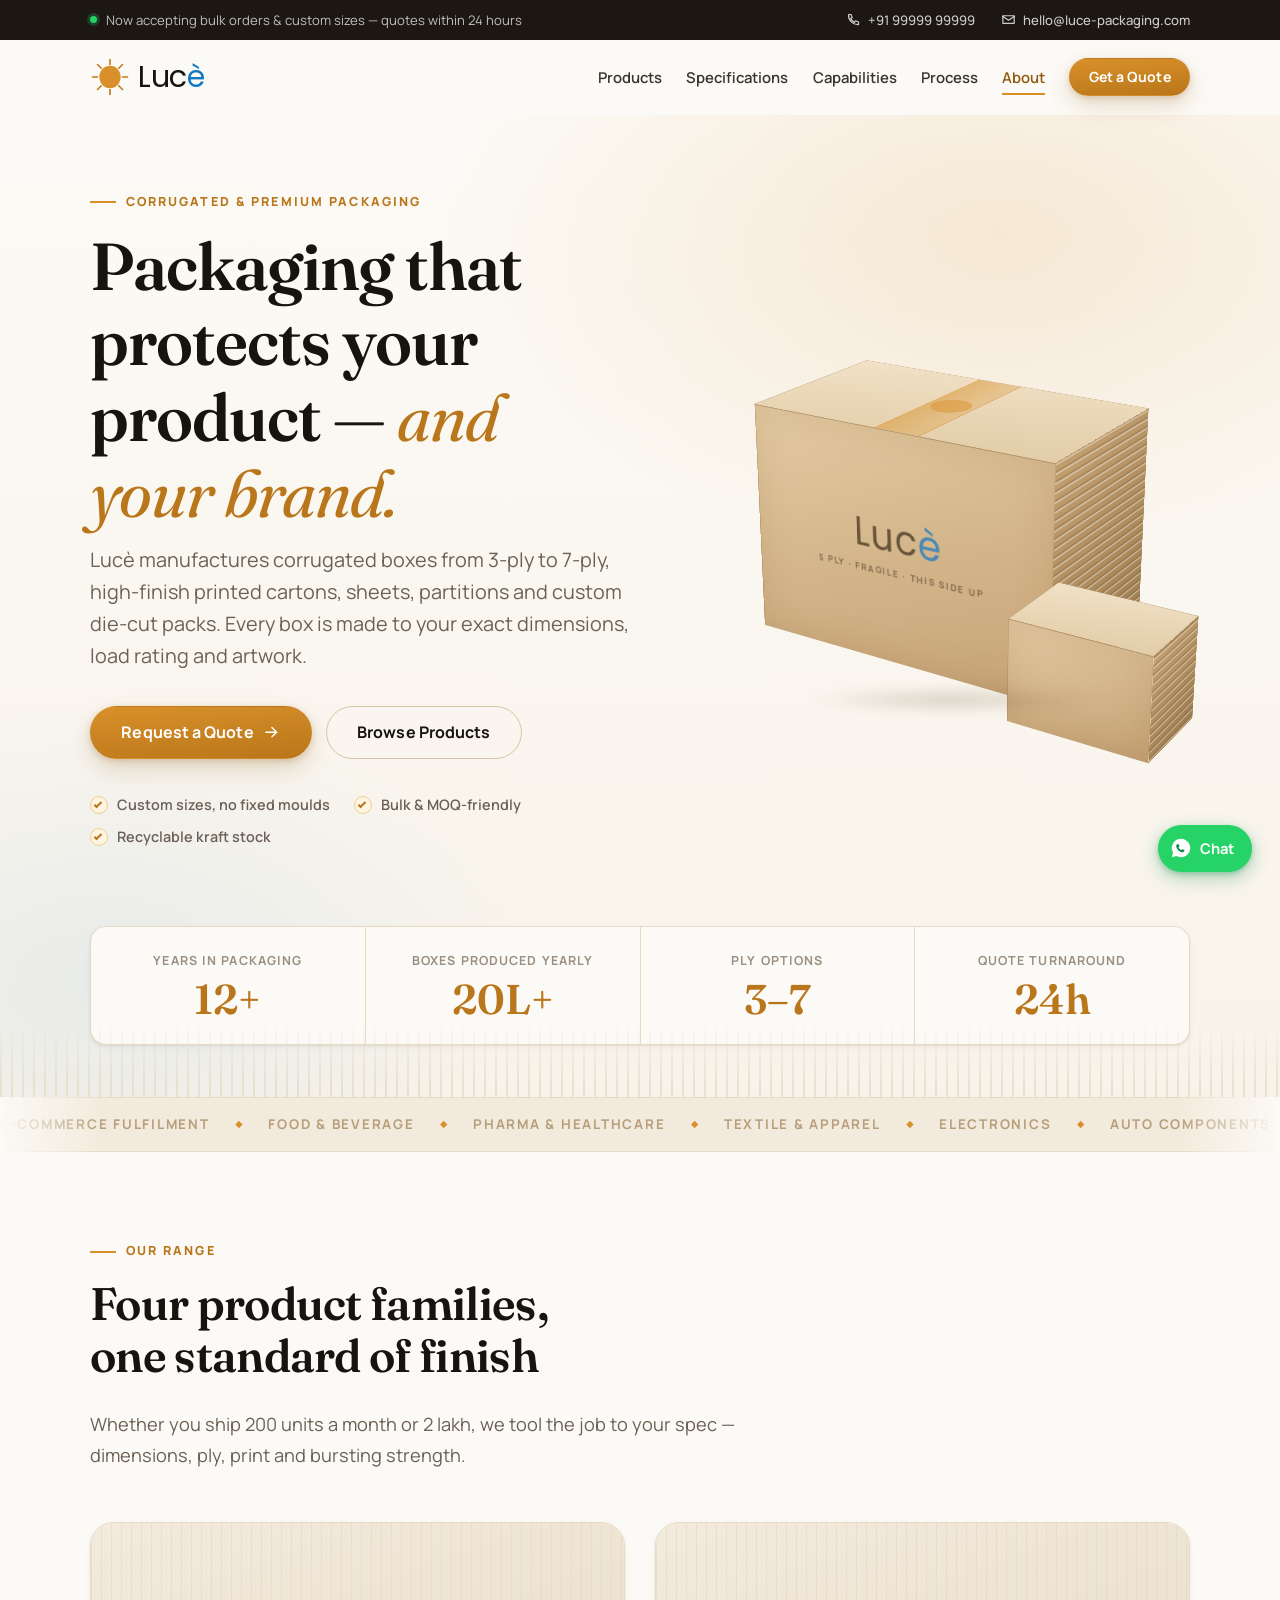
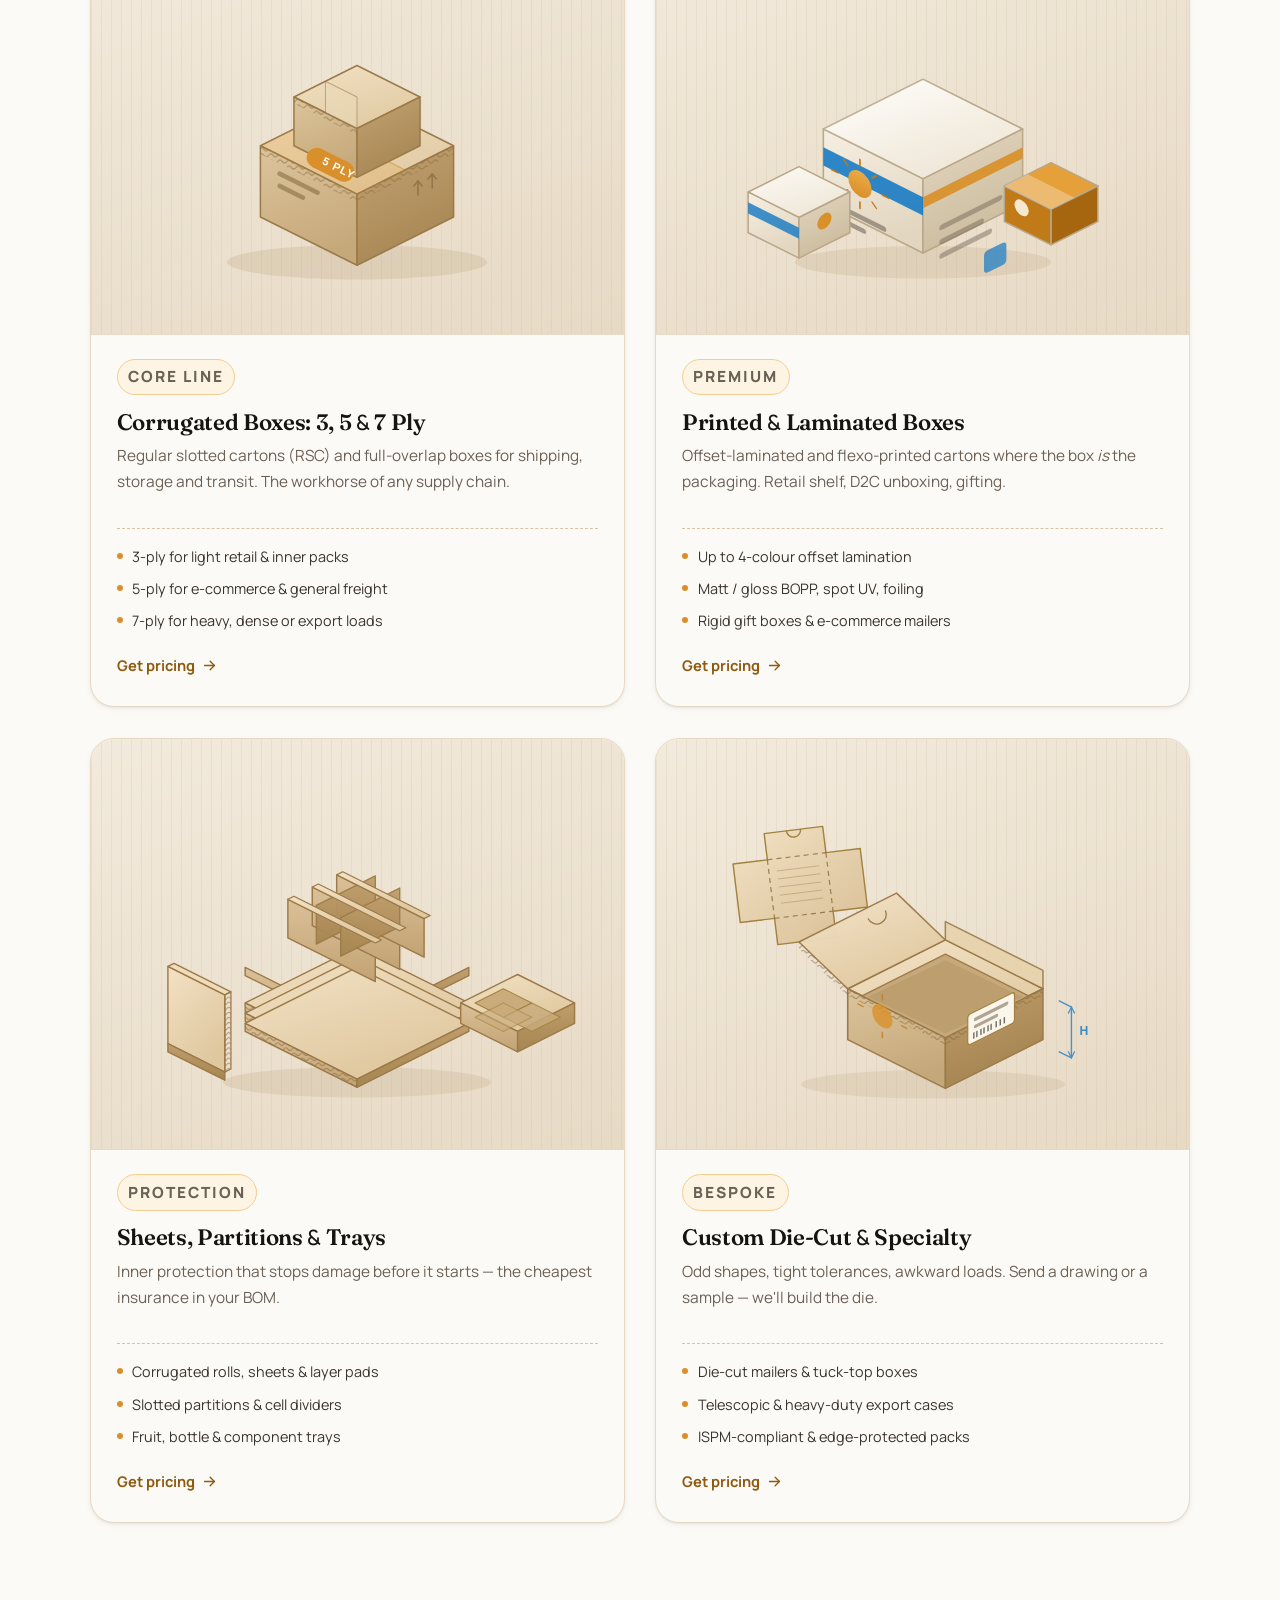
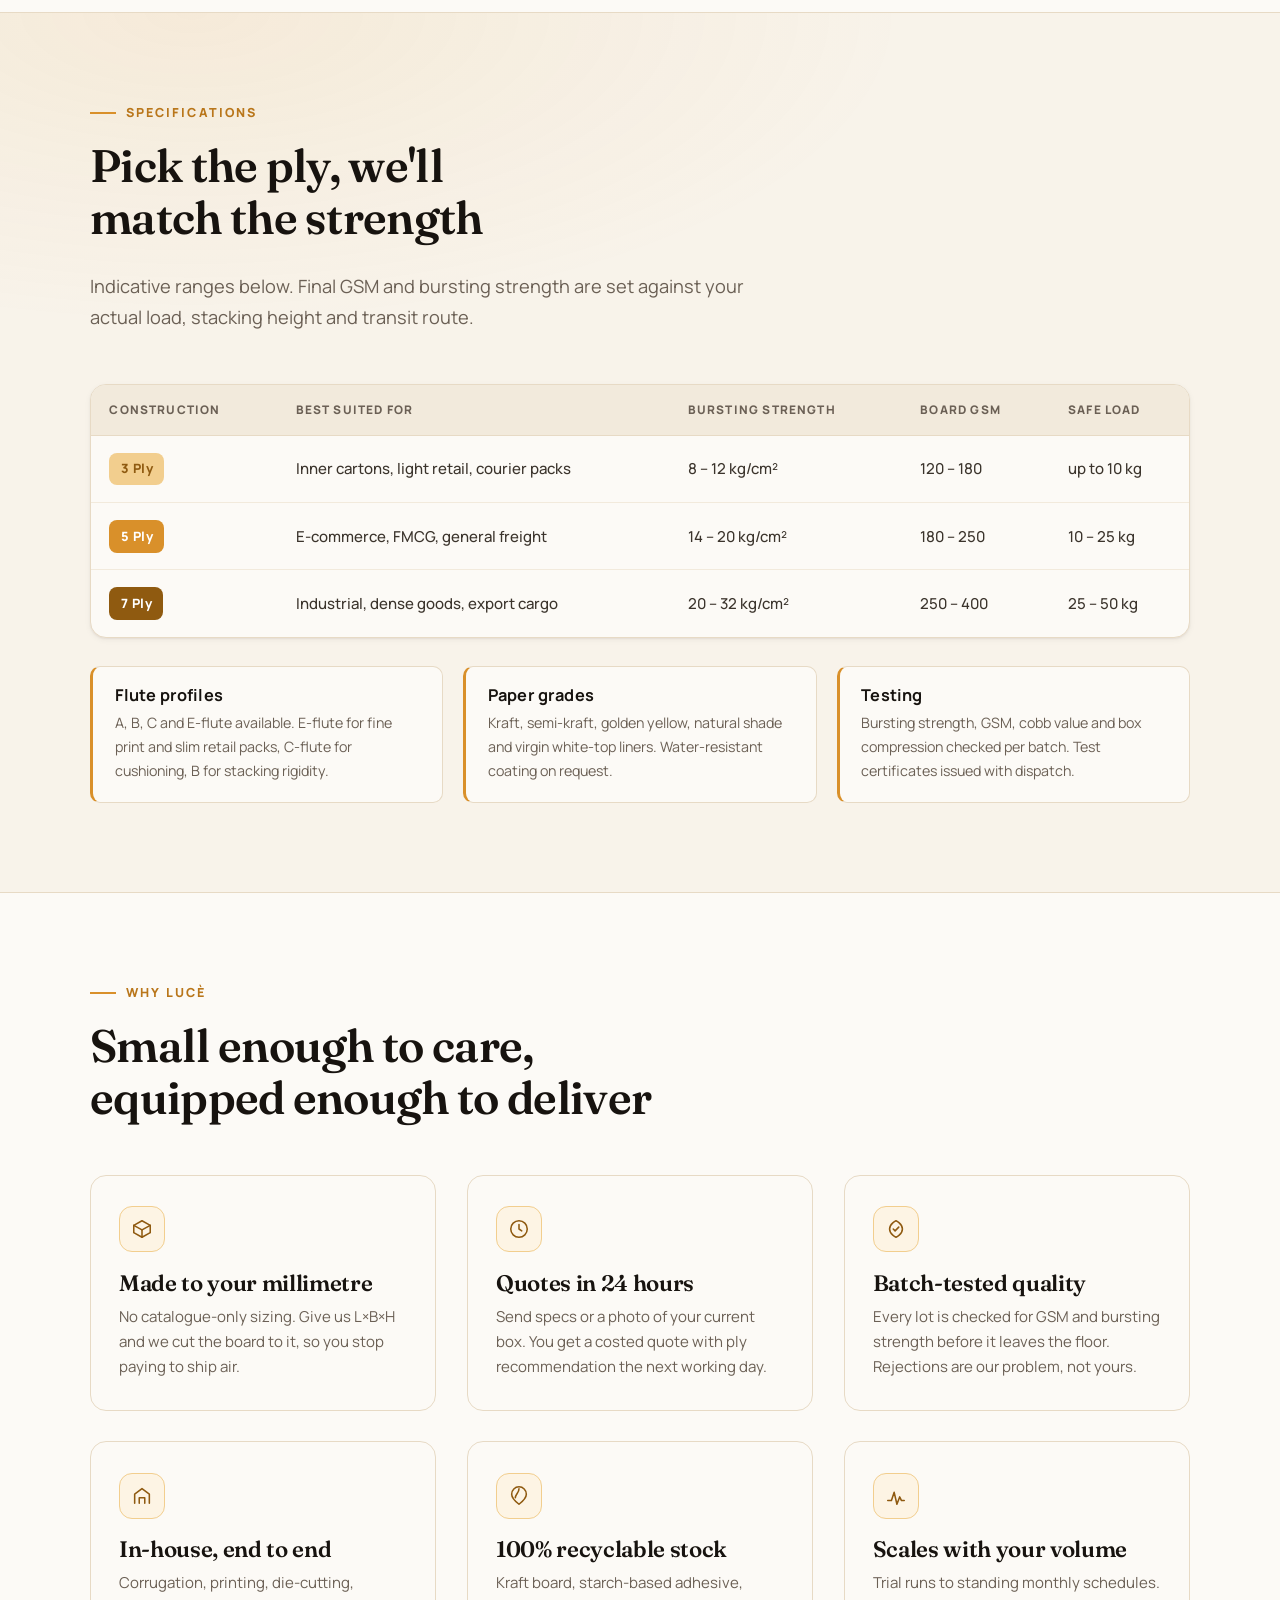
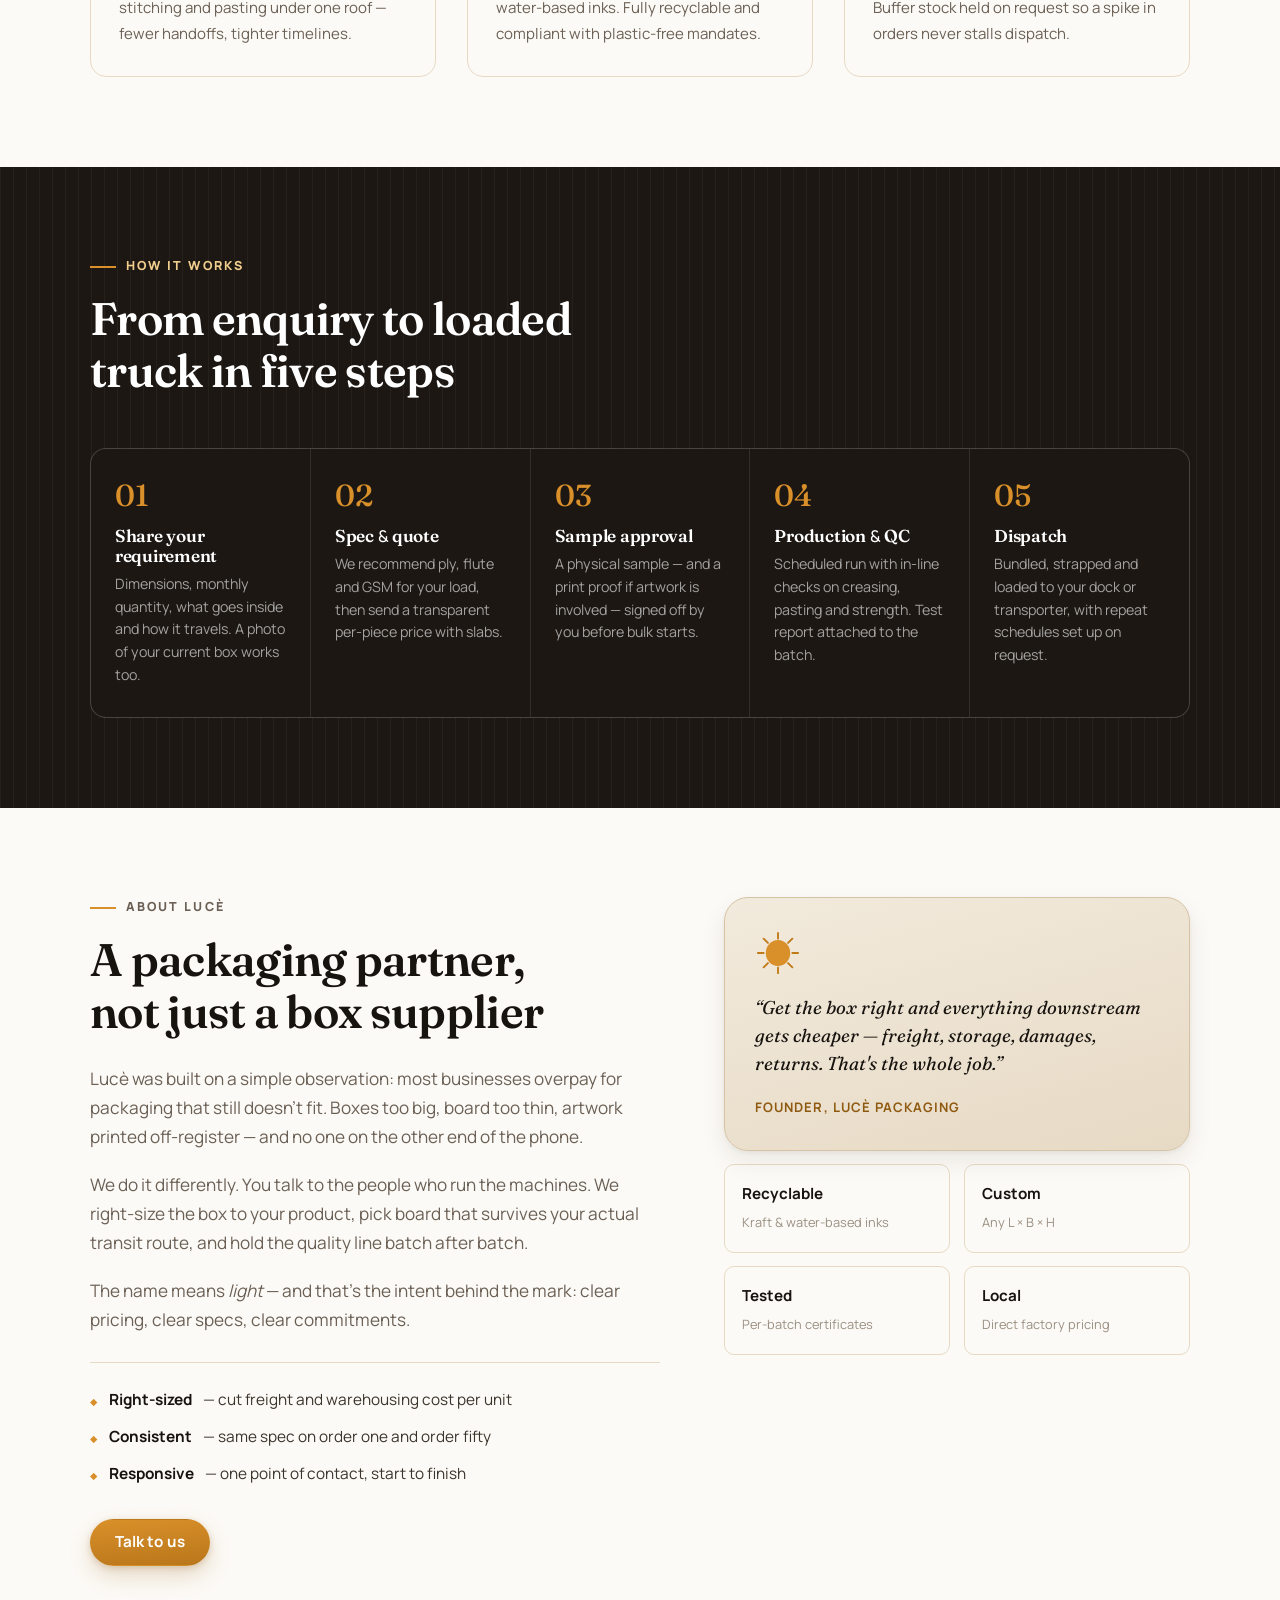
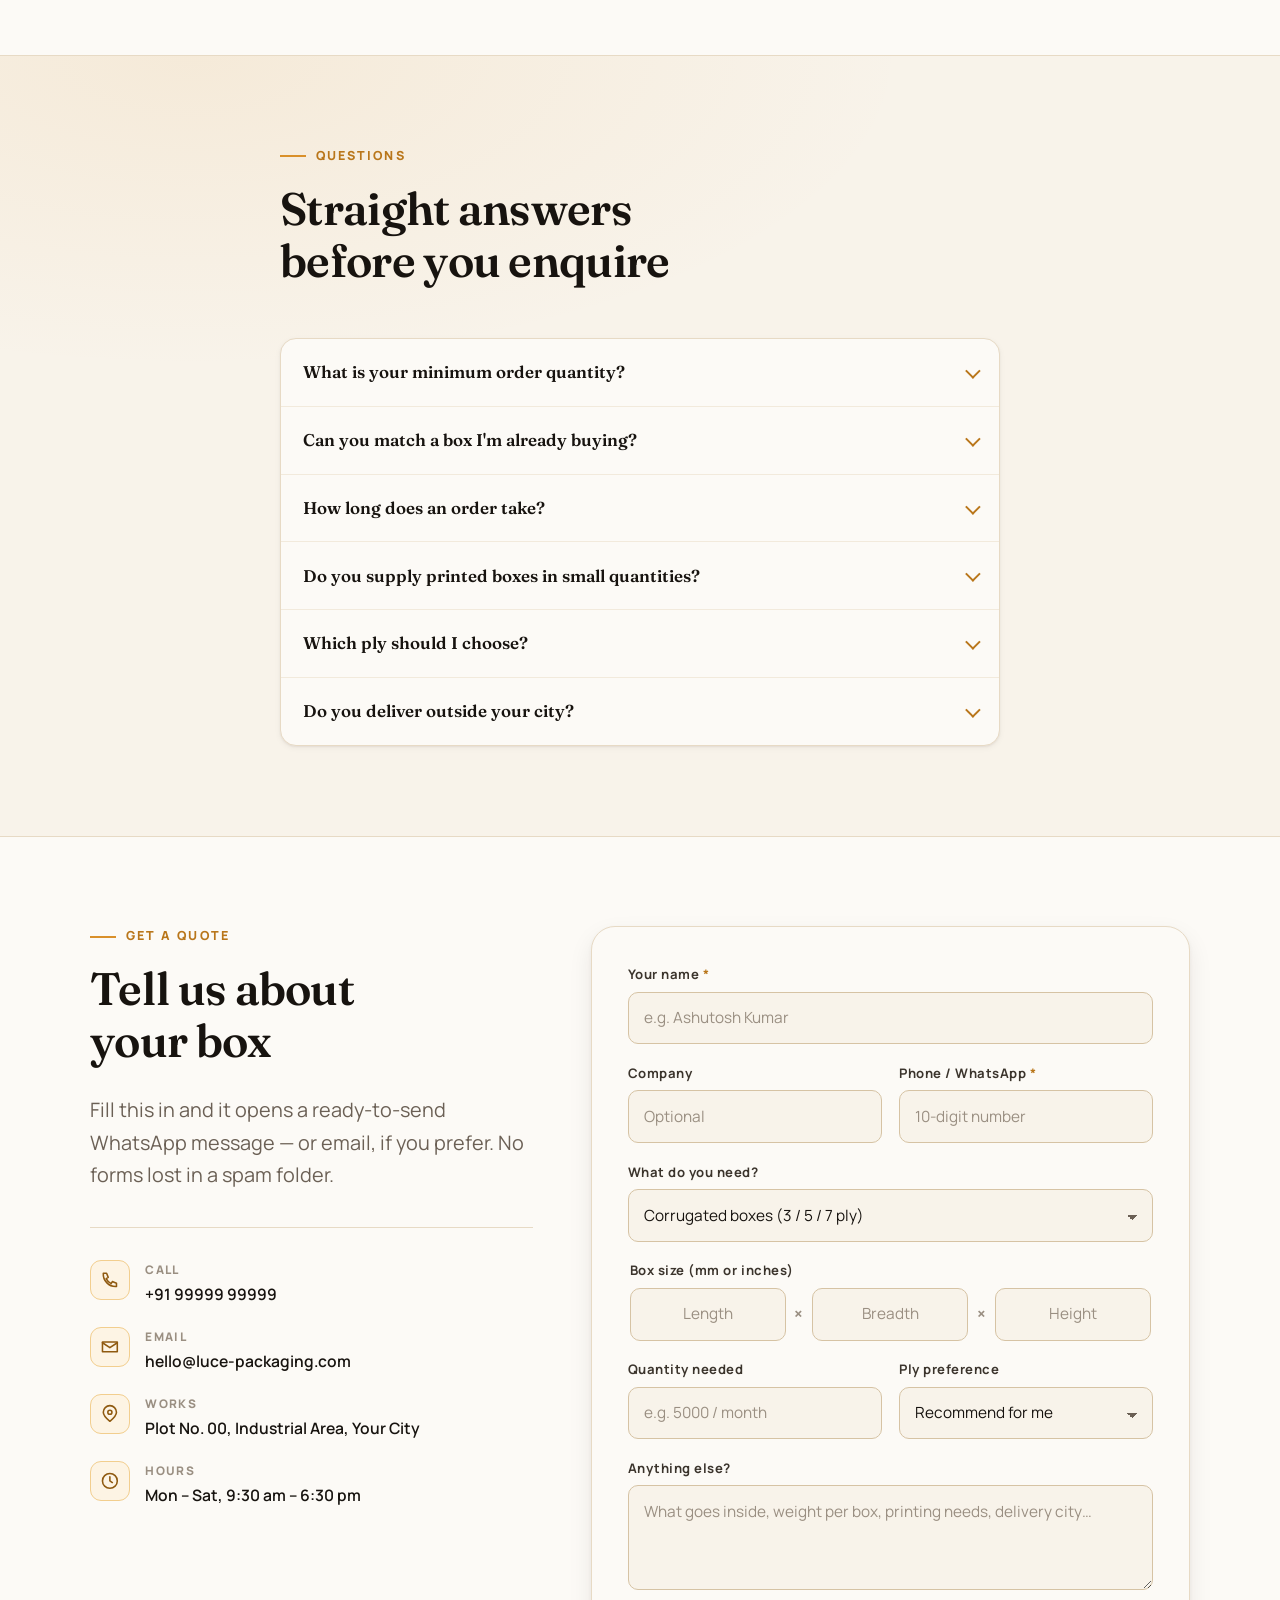
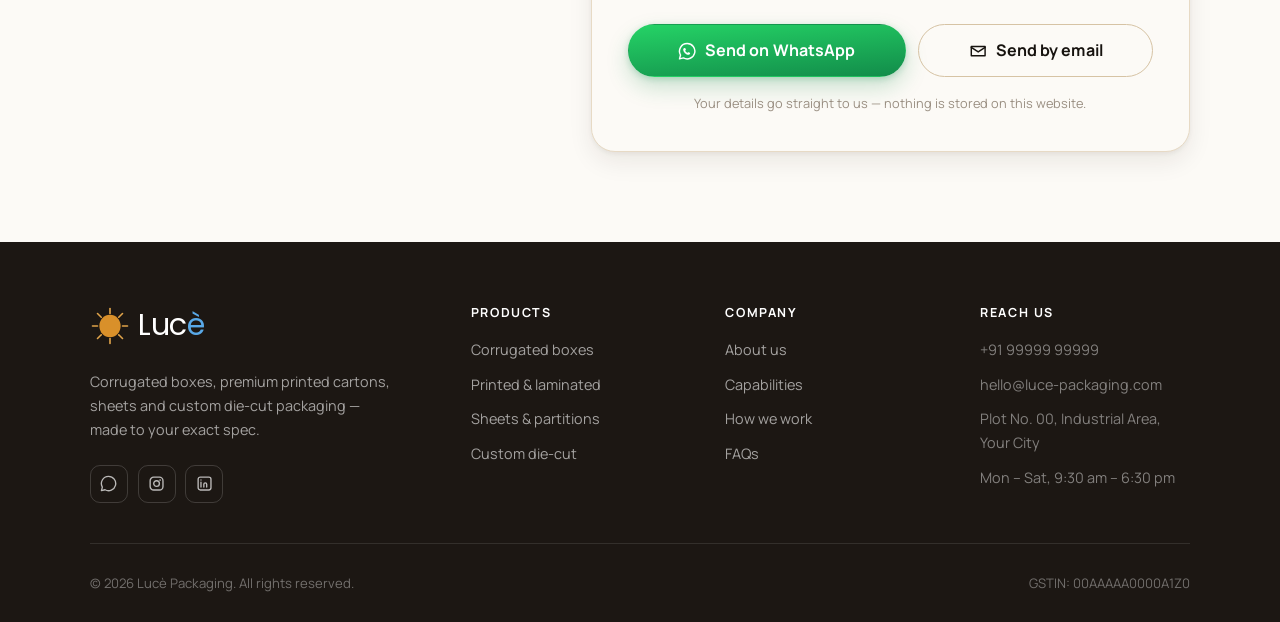
<file: index.html>
<!DOCTYPE html>
<html lang="en" class="no-js">
<head>
<meta charset="utf-8">
<meta name="viewport" content="width=device-width, initial-scale=1">
<!-- Dropped immediately so scroll-reveal styles only apply when JS can undo them.
     If JS is blocked, .no-js stays and all content renders visible. -->
<script>document.documentElement.classList.remove('no-js');</script>
<title>Lucè — Corrugated Boxes &amp; Premium Packaging Manufacturer</title>

<!-- EDIT: update these to your real details before going live -->
<meta name="description" content="Lucè manufactures corrugated boxes, printed premium cartons, sheets, partitions and custom die-cut packaging. 3-ply to 7-ply, made to your exact size and strength.">
<meta name="keywords" content="corrugated box manufacturer, 5 ply boxes, printed cartons, die cut mailer, packaging sheets, partitions, export packaging">
<meta name="author" content="Lucè Packaging">
<meta name="theme-color" content="#D9902A">
<link rel="canonical" href="https://example.com/">

<!-- Open Graph / social preview -->
<meta property="og:type" content="website">
<meta property="og:title" content="Lucè — Corrugated Boxes &amp; Premium Packaging">
<meta property="og:description" content="Corrugated boxes, printed premium cartons and custom die-cut packaging. Built to your size, strength and brand.">
<meta property="og:image" content="assets/img/og-image.svg">
<meta name="twitter:card" content="summary_large_image">

<link rel="icon" href="assets/img/favicon.svg" type="image/svg+xml">
<link rel="apple-touch-icon" href="assets/img/favicon.svg">

<link rel="preconnect" href="https://fonts.googleapis.com">
<link rel="preconnect" href="https://fonts.gstatic.com" crossorigin>
<link href="https://fonts.googleapis.com/css2?family=Fraunces:ital,opsz,wght@0,9..144,400;0,9..144,500;0,9..144,600;1,9..144,400&family=Manrope:wght@400;500;600;700;800&family=Poppins:wght@300;400&display=swap" rel="stylesheet">

<link rel="stylesheet" href="assets/css/style.css">

<!-- Local business structured data — helps you show up in Google -->
<script type="application/ld+json">
{
  "@context": "https://schema.org",
  "@type": "LocalBusiness",
  "name": "Lucè Packaging",
  "description": "Manufacturer of corrugated boxes, premium printed cartons, sheets, partitions and custom die-cut packaging.",
  "image": "assets/img/og-image.svg",
  "telephone": "+91-00000-00000",
  "email": "hello@luce-packaging.com",
  "address": {
    "@type": "PostalAddress",
    "streetAddress": "Plot No. 00, Industrial Area",
    "addressLocality": "Your City",
    "addressRegion": "Your State",
    "postalCode": "000000",
    "addressCountry": "IN"
  },
  "openingHours": "Mo-Sa 09:30-18:30"
}
</script>
</head>

<body>
<a class="skip-link" href="#main">Skip to content</a>

<!-- ============================================ TOP STRIP -->
<div class="topbar">
  <div class="wrap topbar__inner">
    <p class="topbar__note">
      <span class="dot" aria-hidden="true"></span>
      Now accepting bulk orders &amp; custom sizes — quotes within 24 hours
    </p>
    <div class="topbar__links">
      <a data-contact="tel-href" href="#quote"><svg class="ico" viewBox="0 0 24 24" aria-hidden="true"><path d="M4 4h4l2 5-2.5 1.5a12 12 0 0 0 6 6L15 14l5 2v4a15 15 0 0 1-16-16Z"/></svg><span data-contact="phone">+91 00000 00000</span></a>
      <a data-contact="mail-href" href="#quote"><svg class="ico" viewBox="0 0 24 24" aria-hidden="true"><path d="M3 6h18v12H3z"/><path d="m3 7 9 6 9-6"/></svg><span data-contact="email">hello@luce-packaging.com</span></a>
    </div>
  </div>
</div>

<!-- ============================================ HEADER -->
<header class="site-head" id="siteHead">
  <div class="wrap site-head__inner">

    <a class="logo" href="#top" aria-label="Lucè — home">
      <svg class="logo__sun" viewBox="0 0 64 64" aria-hidden="true">
        <g class="logo__rays" stroke="#C07A18" stroke-width="2.6" stroke-linecap="round">
          <line x1="32" y1="4"  x2="32" y2="12"/>
          <line x1="32" y1="52" x2="32" y2="60"/>
          <line x1="4"  y1="32" x2="12" y2="32"/>
          <line x1="52" y1="32" x2="60" y2="32"/>
          <line x1="12" y1="12" x2="18" y2="18"/>
          <line x1="46" y1="46" x2="52" y2="52"/>
          <line x1="12" y1="52" x2="18" y2="46"/>
          <line x1="46" y1="18" x2="52" y2="12"/>
        </g>
        <ellipse cx="32" cy="32" rx="17" ry="18" fill="#D9902A"/>
      </svg>
      <span class="logo__word">Luc<span class="logo__accent">è</span></span>
    </a>

    <nav class="nav" id="nav" aria-label="Main">
      <a href="#products">Products</a>
      <a href="#specs">Specifications</a>
      <a href="#capability">Capabilities</a>
      <a href="#process">Process</a>
      <a href="#about">About</a>
      <a class="btn btn--sm btn--primary nav__cta" href="#quote">Get a Quote</a>
    </nav>

    <button class="burger" id="burger" aria-label="Open menu" aria-expanded="false" aria-controls="nav">
      <span></span><span></span><span></span>
    </button>
  </div>
</header>

<main id="main">

<!-- ============================================ HERO -->
<section class="hero" id="top">
  <div class="hero__flutes" aria-hidden="true"></div>
  <div class="wrap hero__inner">

    <div class="hero__copy">
      <p class="eyebrow reveal">Corrugated &amp; Premium Packaging</p>
      <h1 class="reveal">
        Packaging that protects your product —
        <em>and your brand.</em>
      </h1>
      <p class="lede reveal">
        Lucè manufactures corrugated boxes from 3-ply to 7-ply, high-finish printed
        cartons, sheets, partitions and custom die-cut packs. Every box is made to
        your exact dimensions, load rating and artwork.
      </p>

      <div class="hero__cta reveal">
        <a class="btn btn--primary btn--lg" href="#quote">
          Request a Quote
          <svg class="ico" viewBox="0 0 24 24" aria-hidden="true"><path d="M5 12h14"/><path d="m13 6 6 6-6 6"/></svg>
        </a>
        <a class="btn btn--ghost btn--lg" href="#products">Browse Products</a>
      </div>

      <ul class="hero__ticks reveal">
        <li>Custom sizes, no fixed moulds</li>
        <li>Bulk &amp; MOQ-friendly</li>
        <li>Recyclable kraft stock</li>
      </ul>
    </div>

    <!-- Pure-CSS 3D corrugated box -->
    <div class="hero__art" aria-hidden="true">
      <div class="scene">
        <div class="box3d">
          <div class="face face--top">
            <span class="tape"></span>
            <svg class="face__mark" viewBox="0 0 64 64"><ellipse cx="32" cy="32" rx="15" ry="16" fill="#D9902A" opacity=".85"/></svg>
          </div>
          <div class="face face--front">
            <div class="stencil">
              <span class="stencil__word">Luc<i>è</i></span>
              <span class="stencil__meta">5 PLY · FRAGILE · THIS SIDE UP</span>
            </div>
          </div>
          <div class="face face--side"><span class="flutes"></span></div>
        </div>
        <div class="box3d box3d--small">
          <div class="face face--top"></div>
          <div class="face face--front"></div>
          <div class="face face--side"><span class="flutes"></span></div>
        </div>
        <div class="scene__shadow"></div>
      </div>
    </div>
  </div>

  <!-- EDIT: replace these four numbers with your real figures -->
  <div class="wrap">
    <dl class="stats reveal">
      <div class="stat"><dt>Years in packaging</dt><dd><span data-count="12">12</span>+</dd></div>
      <div class="stat"><dt>Boxes produced yearly</dt><dd><span data-count="20">20</span>L+</dd></div>
      <div class="stat"><dt>Ply options</dt><dd>3–<span data-count="7">7</span></dd></div>
      <div class="stat"><dt>Quote turnaround</dt><dd><span data-count="24">24</span>h</dd></div>
    </dl>
  </div>
</section>

<!-- ============================================ MARQUEE -->
<div class="marquee" aria-hidden="true">
  <div class="marquee__track">
    <span>E-commerce fulfilment</span><i>◆</i>
    <span>Food &amp; beverage</span><i>◆</i>
    <span>Pharma &amp; healthcare</span><i>◆</i>
    <span>Textile &amp; apparel</span><i>◆</i>
    <span>Electronics</span><i>◆</i>
    <span>Auto components</span><i>◆</i>
    <span>Agri &amp; horticulture</span><i>◆</i>
    <span>Export cargo</span><i>◆</i>
    <span>E-commerce fulfilment</span><i>◆</i>
    <span>Food &amp; beverage</span><i>◆</i>
    <span>Pharma &amp; healthcare</span><i>◆</i>
    <span>Textile &amp; apparel</span><i>◆</i>
    <span>Electronics</span><i>◆</i>
    <span>Auto components</span><i>◆</i>
    <span>Agri &amp; horticulture</span><i>◆</i>
    <span>Export cargo</span><i>◆</i>
  </div>
</div>

<!-- ============================================ PRODUCTS -->
<section class="section" id="products">
  <div class="wrap">
    <header class="sec-head reveal">
      <p class="eyebrow">Our Range</p>
      <h2>Four product families, one standard of finish</h2>
      <p class="sec-head__sub">
        Whether you ship 200 units a month or 2 lakh, we tool the job to your
        spec — dimensions, ply, print and bursting strength.
      </p>
    </header>

    <div class="cards">

      <article class="card reveal">
        <div class="card__media"><img src="assets/img/prod-corrugated.svg" alt="Stacked plain corrugated shipping cartons in kraft brown" loading="lazy" width="480" height="360"></div>
        <div class="card__body">
          <p class="card__tag">Core line</p>
          <h3>Corrugated Boxes: 3, 5 <span class="amp">&amp;</span> 7 Ply</h3>
          <p>Regular slotted cartons (RSC) and full-overlap boxes for shipping, storage and transit. The workhorse of any supply chain.</p>
          <ul class="card__list">
            <li>3-ply for light retail &amp; inner packs</li>
            <li>5-ply for e-commerce &amp; general freight</li>
            <li>7-ply for heavy, dense or export loads</li>
          </ul>
          <a class="link-arrow" href="#quote">Get pricing<svg class="ico" viewBox="0 0 24 24" aria-hidden="true"><path d="M5 12h14"/><path d="m13 6 6 6-6 6"/></svg></a>
        </div>
      </article>

      <article class="card reveal">
        <div class="card__media"><img src="assets/img/prod-printed.svg" alt="Multi-colour printed premium gift and mailer boxes" loading="lazy" width="480" height="360"></div>
        <div class="card__body">
          <p class="card__tag">Premium</p>
          <h3>Printed <span class="amp">&amp;</span> Laminated Boxes</h3>
          <p>Offset-laminated and flexo-printed cartons where the box <em>is</em> the packaging. Retail shelf, D2C unboxing, gifting.</p>
          <ul class="card__list">
            <li>Up to 4-colour offset lamination</li>
            <li>Matt / gloss BOPP, spot UV, foiling</li>
            <li>Rigid gift boxes &amp; e-commerce mailers</li>
          </ul>
          <a class="link-arrow" href="#quote">Get pricing<svg class="ico" viewBox="0 0 24 24" aria-hidden="true"><path d="M5 12h14"/><path d="m13 6 6 6-6 6"/></svg></a>
        </div>
      </article>

      <article class="card reveal">
        <div class="card__media"><img src="assets/img/prod-sheets.svg" alt="Corrugated sheets, partition dividers and layer pads" loading="lazy" width="480" height="360"></div>
        <div class="card__body">
          <p class="card__tag">Protection</p>
          <h3>Sheets, Partitions <span class="amp">&amp;</span> Trays</h3>
          <p>Inner protection that stops damage before it starts — the cheapest insurance in your BOM.</p>
          <ul class="card__list">
            <li>Corrugated rolls, sheets &amp; layer pads</li>
            <li>Slotted partitions &amp; cell dividers</li>
            <li>Fruit, bottle &amp; component trays</li>
          </ul>
          <a class="link-arrow" href="#quote">Get pricing<svg class="ico" viewBox="0 0 24 24" aria-hidden="true"><path d="M5 12h14"/><path d="m13 6 6 6-6 6"/></svg></a>
        </div>
      </article>

      <article class="card reveal">
        <div class="card__media"><img src="assets/img/prod-diecut.svg" alt="Custom die-cut mailer box shown flat and assembled" loading="lazy" width="480" height="360"></div>
        <div class="card__body">
          <p class="card__tag">Bespoke</p>
          <h3>Custom Die-Cut <span class="amp">&amp;</span> Specialty</h3>
          <p>Odd shapes, tight tolerances, awkward loads. Send a drawing or a sample — we'll build the die.</p>
          <ul class="card__list">
            <li>Die-cut mailers &amp; tuck-top boxes</li>
            <li>Telescopic &amp; heavy-duty export cases</li>
            <li>ISPM-compliant &amp; edge-protected packs</li>
          </ul>
          <a class="link-arrow" href="#quote">Get pricing<svg class="ico" viewBox="0 0 24 24" aria-hidden="true"><path d="M5 12h14"/><path d="m13 6 6 6-6 6"/></svg></a>
        </div>
      </article>

    </div>
  </div>
</section>

<!-- ============================================ SPECS -->
<section class="section section--kraft" id="specs">
  <div class="wrap">
    <header class="sec-head reveal">
      <p class="eyebrow">Specifications</p>
      <h2>Pick the ply, we'll match the strength</h2>
      <p class="sec-head__sub">
        Indicative ranges below. Final GSM and bursting strength are set against
        your actual load, stacking height and transit route.
      </p>
    </header>

    <div class="table-scroll reveal">
      <table class="spec-table">
        <caption class="sr-only">Corrugated board specifications by ply count</caption>
        <thead>
          <tr>
            <th scope="col">Construction</th>
            <th scope="col">Best suited for</th>
            <th scope="col">Bursting strength</th>
            <th scope="col">Board GSM</th>
            <th scope="col">Safe load</th>
          </tr>
        </thead>
        <tbody>
          <tr>
            <th scope="row"><span class="ply-chip ply-chip--3">3 Ply</span></th>
            <td>Inner cartons, light retail, courier packs</td>
            <td>8 – 12 kg/cm²</td>
            <td>120 – 180</td>
            <td>up to 10 kg</td>
          </tr>
          <tr>
            <th scope="row"><span class="ply-chip ply-chip--5">5 Ply</span></th>
            <td>E-commerce, FMCG, general freight</td>
            <td>14 – 20 kg/cm²</td>
            <td>180 – 250</td>
            <td>10 – 25 kg</td>
          </tr>
          <tr>
            <th scope="row"><span class="ply-chip ply-chip--7">7 Ply</span></th>
            <td>Industrial, dense goods, export cargo</td>
            <td>20 – 32 kg/cm²</td>
            <td>250 – 400</td>
            <td>25 – 50 kg</td>
          </tr>
        </tbody>
      </table>
    </div>

    <div class="spec-notes reveal">
      <div class="note">
        <h4>Flute profiles</h4>
        <p>A, B, C and E-flute available. E-flute for fine print and slim retail packs, C-flute for cushioning, B for stacking rigidity.</p>
      </div>
      <div class="note">
        <h4>Paper grades</h4>
        <p>Kraft, semi-kraft, golden yellow, natural shade and virgin white-top liners. Water-resistant coating on request.</p>
      </div>
      <div class="note">
        <h4>Testing</h4>
        <p>Bursting strength, GSM, cobb value and box compression checked per batch. Test certificates issued with dispatch.</p>
      </div>
    </div>
  </div>
</section>

<!-- ============================================ CAPABILITIES -->
<section class="section" id="capability">
  <div class="wrap">
    <header class="sec-head reveal">
      <p class="eyebrow">Why Lucè</p>
      <h2>Small enough to care, equipped enough to deliver</h2>
    </header>

    <div class="feature-grid">
      <div class="feature reveal">
        <svg class="feature__ico" viewBox="0 0 24 24" aria-hidden="true"><path d="M3 8l9-5 9 5-9 5-9-5Z"/><path d="M3 8v8l9 5 9-5V8"/><path d="M12 13v8"/></svg>
        <h3>Made to your millimetre</h3>
        <p>No catalogue-only sizing. Give us L×B×H and we cut the board to it, so you stop paying to ship air.</p>
      </div>
      <div class="feature reveal">
        <svg class="feature__ico" viewBox="0 0 24 24" aria-hidden="true"><circle cx="12" cy="12" r="9"/><path d="M12 7v5l3 2"/></svg>
        <h3>Quotes in 24 hours</h3>
        <p>Send specs or a photo of your current box. You get a costed quote with ply recommendation the next working day.</p>
      </div>
      <div class="feature reveal">
        <svg class="feature__ico" viewBox="0 0 24 24" aria-hidden="true"><path d="M12 3s7 3 7 9-7 9-7 9-7-3-7-9 7-9 7-9Z"/><path d="M9 12l2 2 4-4"/></svg>
        <h3>Batch-tested quality</h3>
        <p>Every lot is checked for GSM and bursting strength before it leaves the floor. Rejections are our problem, not yours.</p>
      </div>
      <div class="feature reveal">
        <svg class="feature__ico" viewBox="0 0 24 24" aria-hidden="true"><path d="M4 20V10l8-6 8 6v10"/><path d="M9 20v-6h6v6"/></svg>
        <h3>In-house, end to end</h3>
        <p>Corrugation, printing, die-cutting, stitching and pasting under one roof — fewer handoffs, tighter timelines.</p>
      </div>
      <div class="feature reveal">
        <svg class="feature__ico" viewBox="0 0 24 24" aria-hidden="true"><path d="M12 21c5-4 8-7.5 8-11a8 8 0 1 0-16 0c0 3.5 3 7 8 11Z"/><path d="M12 4c0 5-4 6-4 10"/></svg>
        <h3>100% recyclable stock</h3>
        <p>Kraft board, starch-based adhesive, water-based inks. Fully recyclable and compliant with plastic-free mandates.</p>
      </div>
      <div class="feature reveal">
        <svg class="feature__ico" viewBox="0 0 24 24" aria-hidden="true"><path d="M3 17h4l3-9 3 13 3-8 2 4h3"/></svg>
        <h3>Scales with your volume</h3>
        <p>Trial runs to standing monthly schedules. Buffer stock held on request so a spike in orders never stalls dispatch.</p>
      </div>
    </div>
  </div>
</section>

<!-- ============================================ PROCESS -->
<section class="section section--dark" id="process">
  <div class="wrap">
    <header class="sec-head sec-head--light reveal">
      <p class="eyebrow">How it works</p>
      <h2>From enquiry to loaded truck in five steps</h2>
    </header>

    <ol class="steps">
      <li class="step reveal">
        <span class="step__num">01</span>
        <h3>Share your requirement</h3>
        <p>Dimensions, monthly quantity, what goes inside and how it travels. A photo of your current box works too.</p>
      </li>
      <li class="step reveal">
        <span class="step__num">02</span>
        <h3>Spec <span class="amp">&amp;</span> quote</h3>
        <p>We recommend ply, flute and GSM for your load, then send a transparent per-piece price with slabs.</p>
      </li>
      <li class="step reveal">
        <span class="step__num">03</span>
        <h3>Sample approval</h3>
        <p>A physical sample — and a print proof if artwork is involved — signed off by you before bulk starts.</p>
      </li>
      <li class="step reveal">
        <span class="step__num">04</span>
        <h3>Production <span class="amp">&amp;</span> QC</h3>
        <p>Scheduled run with in-line checks on creasing, pasting and strength. Test report attached to the batch.</p>
      </li>
      <li class="step reveal">
        <span class="step__num">05</span>
        <h3>Dispatch</h3>
        <p>Bundled, strapped and loaded to your dock or transporter, with repeat schedules set up on request.</p>
      </li>
    </ol>
  </div>
</section>

<!-- ============================================ ABOUT -->
<section class="section" id="about">
  <div class="wrap about">
    <div class="about__copy reveal">
      <p class="eyebrow">About Lucè</p>
      <h2>A packaging partner, not just a box supplier</h2>
      <p>
        Lucè was built on a simple observation: most businesses overpay for
        packaging that still doesn't fit. Boxes too big, board too thin, artwork
        printed off-register — and no one on the other end of the phone.
      </p>
      <p>
        We do it differently. You talk to the people who run the machines. We
        right-size the box to your product, pick board that survives your actual
        transit route, and hold the quality line batch after batch.
      </p>
      <p>
        The name means <em>light</em> — and that's the intent behind the mark:
        clear pricing, clear specs, clear commitments.
      </p>

      <ul class="about__points">
        <li><strong>Right-sized</strong> — cut freight and warehousing cost per unit</li>
        <li><strong>Consistent</strong> — same spec on order one and order fifty</li>
        <li><strong>Responsive</strong> — one point of contact, start to finish</li>
      </ul>

      <a class="btn btn--primary" href="#quote">Talk to us</a>
    </div>

    <aside class="about__panel reveal">
      <div class="panel-card">
        <svg class="panel-card__sun" viewBox="0 0 64 64" aria-hidden="true">
          <g stroke="#C07A18" stroke-width="2.6" stroke-linecap="round">
            <line x1="32" y1="4" x2="32" y2="12"/><line x1="32" y1="52" x2="32" y2="60"/>
            <line x1="4" y1="32" x2="12" y2="32"/><line x1="52" y1="32" x2="60" y2="32"/>
            <line x1="12" y1="12" x2="18" y2="18"/><line x1="46" y1="46" x2="52" y2="52"/>
            <line x1="12" y1="52" x2="18" y2="46"/><line x1="46" y1="18" x2="52" y2="12"/>
          </g>
          <ellipse cx="32" cy="32" rx="17" ry="18" fill="#D9902A"/>
        </svg>
        <blockquote>
          “Get the box right and everything downstream gets cheaper — freight,
          storage, damages, returns. That's the whole job.”
        </blockquote>
        <!-- EDIT: replace with your name and designation -->
        <p class="panel-card__by">Founder, Lucè Packaging</p>
      </div>

      <div class="mini-grid">
        <div class="mini"><strong>Recyclable</strong><span>Kraft &amp; water-based inks</span></div>
        <div class="mini"><strong>Custom</strong><span>Any L × B × H</span></div>
        <div class="mini"><strong>Tested</strong><span>Per-batch certificates</span></div>
        <div class="mini"><strong>Local</strong><span>Direct factory pricing</span></div>
      </div>
    </aside>
  </div>
</section>

<!-- ============================================ FAQ -->
<section class="section section--kraft" id="faq">
  <div class="wrap wrap--narrow">
    <header class="sec-head reveal">
      <p class="eyebrow">Questions</p>
      <h2>Straight answers before you enquire</h2>
    </header>

    <div class="faq reveal">
      <details>
        <summary>What is your minimum order quantity?</summary>
        <p>It depends on the size and whether printing is involved. Plain corrugated boxes start low, printed cartons need a larger run to justify plate and die costs. Tell us your monthly volume and we'll tell you honestly whether it's viable — or suggest a cheaper route.</p>
      </details>
      <details>
        <summary>Can you match a box I'm already buying?</summary>
        <p>Yes. Send a photo with a measuring tape across the length, or courier a sample. We'll reverse-engineer the size, ply and board grade and quote against it like-for-like.</p>
      </details>
      <details>
        <summary>How long does an order take?</summary>
        <p>Plain repeat orders typically dispatch within a few working days of confirmation. First-time printed jobs take longer because of die-making and proofing. You get a committed date with the quote, not a vague estimate.</p>
      </details>
      <details>
        <summary>Do you supply printed boxes in small quantities?</summary>
        <p>For low volumes we usually suggest a plain box with a single-colour flexo print or a printed label — you get branding without paying for offset lamination setup. We'll walk you through the cost difference.</p>
      </details>
      <details>
        <summary>Which ply should I choose?</summary>
        <p>Rough guide: under 10 kg and travelling short distances, 3-ply. E-commerce or general freight, 5-ply. Heavy, dense or export, 7-ply. Stacking height matters as much as weight — share both and we'll spec it properly.</p>
      </details>
      <details>
        <summary>Do you deliver outside your city?</summary>
        <p>Yes, through transporters for bulk consignments. Freight is quoted separately and transparently so you can compare against your own logistics.</p>
      </details>
    </div>
  </div>
</section>

<!-- ============================================ QUOTE -->
<section class="section" id="quote">
  <div class="wrap">
    <div class="quote">

      <div class="quote__intro reveal">
        <p class="eyebrow">Get a quote</p>
        <h2>Tell us about your box</h2>
        <p class="lede">
          Fill this in and it opens a ready-to-send WhatsApp message — or email,
          if you prefer. No forms lost in a spam folder.
        </p>

        <ul class="quote__contact">
          <li>
            <span class="quote__ico"><svg class="ico" viewBox="0 0 24 24" aria-hidden="true"><path d="M4 4h4l2 5-2.5 1.5a12 12 0 0 0 6 6L15 14l5 2v4a15 15 0 0 1-16-16Z"/></svg></span>
            <div><strong>Call</strong><a data-contact="tel-href" href="#"><span data-contact="phone">+91 00000 00000</span></a></div>
          </li>
          <li>
            <span class="quote__ico"><svg class="ico" viewBox="0 0 24 24" aria-hidden="true"><path d="M3 6h18v12H3z"/><path d="m3 7 9 6 9-6"/></svg></span>
            <div><strong>Email</strong><a data-contact="mail-href" href="#"><span data-contact="email">hello@luce-packaging.com</span></a></div>
          </li>
          <li>
            <span class="quote__ico"><svg class="ico" viewBox="0 0 24 24" aria-hidden="true"><path d="M12 21c5-4 8-7.5 8-11a8 8 0 1 0-16 0c0 3.5 3 7 8 11Z"/><circle cx="12" cy="10" r="2.5"/></svg></span>
            <div><strong>Works</strong><span data-contact="address">Plot No. 00, Industrial Area, Your City</span></div>
          </li>
          <li>
            <span class="quote__ico"><svg class="ico" viewBox="0 0 24 24" aria-hidden="true"><circle cx="12" cy="12" r="9"/><path d="M12 7v5l3 2"/></svg></span>
            <div><strong>Hours</strong><span>Mon – Sat, 9:30 am – 6:30 pm</span></div>
          </li>
        </ul>
      </div>

      <form class="quote__form reveal" id="quoteForm" novalidate>
        <div class="field">
          <label for="qName">Your name <span aria-hidden="true">*</span></label>
          <input id="qName" name="name" type="text" autocomplete="name" required placeholder="e.g. Ashutosh Kumar">
          <p class="field__err" data-err-for="qName"></p>
        </div>

        <div class="field-row">
          <div class="field">
            <label for="qCompany">Company</label>
            <input id="qCompany" name="company" type="text" autocomplete="organization" placeholder="Optional">
          </div>
          <div class="field">
            <label for="qPhone">Phone / WhatsApp <span aria-hidden="true">*</span></label>
            <input id="qPhone" name="phone" type="tel" inputmode="tel" autocomplete="tel" required placeholder="10-digit number">
            <p class="field__err" data-err-for="qPhone"></p>
          </div>
        </div>

        <div class="field">
          <label for="qProduct">What do you need?</label>
          <select id="qProduct" name="product">
            <option>Corrugated boxes (3 / 5 / 7 ply)</option>
            <option>Printed &amp; laminated premium boxes</option>
            <option>Sheets, partitions &amp; trays</option>
            <option>Custom die-cut / specialty</option>
            <option>Not sure — need advice</option>
          </select>
        </div>

        <fieldset class="field">
          <legend>Box size (mm or inches)</legend>
          <div class="dims">
            <input id="qL" name="length" type="text" inputmode="decimal" placeholder="Length" aria-label="Length">
            <span aria-hidden="true">×</span>
            <input id="qB" name="breadth" type="text" inputmode="decimal" placeholder="Breadth" aria-label="Breadth">
            <span aria-hidden="true">×</span>
            <input id="qH" name="height" type="text" inputmode="decimal" placeholder="Height" aria-label="Height">
          </div>
        </fieldset>

        <div class="field-row">
          <div class="field">
            <label for="qQty">Quantity needed</label>
            <input id="qQty" name="qty" type="text" inputmode="numeric" placeholder="e.g. 5000 / month">
          </div>
          <div class="field">
            <label for="qPly">Ply preference</label>
            <select id="qPly" name="ply">
              <option>Recommend for me</option>
              <option>3 Ply</option>
              <option>5 Ply</option>
              <option>7 Ply</option>
            </select>
          </div>
        </div>

        <div class="field">
          <label for="qMsg">Anything else?</label>
          <textarea id="qMsg" name="message" rows="3" placeholder="What goes inside, weight per box, printing needs, delivery city…"></textarea>
        </div>

        <div class="quote__actions">
          <button class="btn btn--wa btn--lg" type="submit" data-send="whatsapp">
            <svg class="ico ico--wa" viewBox="0 0 24 24" aria-hidden="true"><path d="M12 2a10 10 0 0 0-8.7 15L2 22l5.1-1.3A10 10 0 1 0 12 2Z"/><path d="M8.5 7.8c.4-.1.8 0 1 .4l.7 1.4c.2.3.1.7-.1.9l-.5.5c-.2.2-.2.4-.1.6a6 6 0 0 0 2.5 2.5c.2.1.5.1.6-.1l.5-.5c.2-.2.6-.3.9-.1l1.4.7c.4.2.5.6.4 1-.2.9-1 1.6-2 1.6-3.3 0-7-3.7-7-7 0-1 .7-1.8 1.7-2Z" fill="#fff" stroke="none"/></svg>
            Send on WhatsApp
          </button>
          <button class="btn btn--ghost btn--lg" type="button" data-send="email">
            <svg class="ico" viewBox="0 0 24 24" aria-hidden="true"><path d="M3 6h18v12H3z"/><path d="m3 7 9 6 9-6"/></svg>
            Send by email
          </button>
        </div>

        <p class="quote__fineprint">
          Your details go straight to us — nothing is stored on this website.
        </p>
        <p class="form-status" id="formStatus" role="status" aria-live="polite"></p>
      </form>

    </div>
  </div>
</section>

</main>

<!-- ============================================ FOOTER -->
<footer class="site-foot">
  <div class="wrap">
    <div class="foot-top">

      <div class="foot-brand">
        <a class="logo logo--foot" href="#top" aria-label="Lucè — home">
          <svg class="logo__sun" viewBox="0 0 64 64" aria-hidden="true">
            <g stroke="#E0A44A" stroke-width="2.6" stroke-linecap="round">
              <line x1="32" y1="4" x2="32" y2="12"/><line x1="32" y1="52" x2="32" y2="60"/>
              <line x1="4" y1="32" x2="12" y2="32"/><line x1="52" y1="32" x2="60" y2="32"/>
              <line x1="12" y1="12" x2="18" y2="18"/><line x1="46" y1="46" x2="52" y2="52"/>
              <line x1="12" y1="52" x2="18" y2="46"/><line x1="46" y1="18" x2="52" y2="12"/>
            </g>
            <ellipse cx="32" cy="32" rx="17" ry="18" fill="#D9902A"/>
          </svg>
          <span class="logo__word">Luc<span class="logo__accent">è</span></span>
        </a>
        <p>
          Corrugated boxes, premium printed cartons, sheets and custom die-cut
          packaging — made to your exact spec.
        </p>
        <!-- EDIT: add your real social / listing links, or delete this block -->
        <div class="foot-social">
          <a href="#" aria-label="WhatsApp" data-contact="wa-href"><svg class="ico" viewBox="0 0 24 24" aria-hidden="true"><path d="M12 2a10 10 0 0 0-8.7 15L2 22l5.1-1.3A10 10 0 1 0 12 2Z"/></svg></a>
          <a href="#" aria-label="Instagram"><svg class="ico" viewBox="0 0 24 24" aria-hidden="true"><rect x="3" y="3" width="18" height="18" rx="5"/><circle cx="12" cy="12" r="4"/><circle cx="17" cy="7" r="1.2" fill="currentColor" stroke="none"/></svg></a>
          <a href="#" aria-label="LinkedIn"><svg class="ico" viewBox="0 0 24 24" aria-hidden="true"><rect x="3" y="3" width="18" height="18" rx="3"/><path d="M7 10v7M7 7v.01M11 17v-4a2 2 0 0 1 4 0v4"/></svg></a>
        </div>
      </div>

      <nav class="foot-col" aria-label="Products">
        <h4>Products</h4>
        <a href="#products">Corrugated boxes</a>
        <a href="#products">Printed &amp; laminated</a>
        <a href="#products">Sheets &amp; partitions</a>
        <a href="#products">Custom die-cut</a>
      </nav>

      <nav class="foot-col" aria-label="Company">
        <h4>Company</h4>
        <a href="#about">About us</a>
        <a href="#capability">Capabilities</a>
        <a href="#process">How we work</a>
        <a href="#faq">FAQs</a>
      </nav>

      <div class="foot-col">
        <h4>Reach us</h4>
        <a data-contact="tel-href" href="#"><span data-contact="phone">+91 00000 00000</span></a>
        <a data-contact="mail-href" href="#"><span data-contact="email">hello@luce-packaging.com</span></a>
        <span data-contact="address">Plot No. 00, Industrial Area, Your City</span>
        <span>Mon – Sat, 9:30 am – 6:30 pm</span>
      </div>
    </div>

    <div class="foot-bottom">
      <p>&copy; <span id="year">2026</span> Lucè Packaging. All rights reserved.</p>
      <p class="foot-bottom__gst">GSTIN: 00AAAAA0000A1Z0 <!-- EDIT --></p>
    </div>
  </div>
</footer>

<!-- Floating WhatsApp -->
<a class="wa-float" data-contact="wa-href" href="#quote" aria-label="Chat with us on WhatsApp">
  <svg viewBox="0 0 24 24" aria-hidden="true"><path d="M12 2a10 10 0 0 0-8.7 15L2 22l5.1-1.3A10 10 0 1 0 12 2Z" fill="currentColor"/><path d="M8.5 7.8c.4-.1.8 0 1 .4l.7 1.4c.2.3.1.7-.1.9l-.5.5c-.2.2-.2.4-.1.6a6 6 0 0 0 2.5 2.5c.2.1.5.1.6-.1l.5-.5c.2-.2.6-.3.9-.1l1.4.7c.4.2.5.6.4 1-.2.9-1 1.6-2 1.6-3.3 0-7-3.7-7-7 0-1 .7-1.8 1.7-2Z" fill="#128C4A"/></svg>
  <span>Chat</span>
</a>

<script src="assets/js/main.js" defer></script>
</body>
</html>
</file>
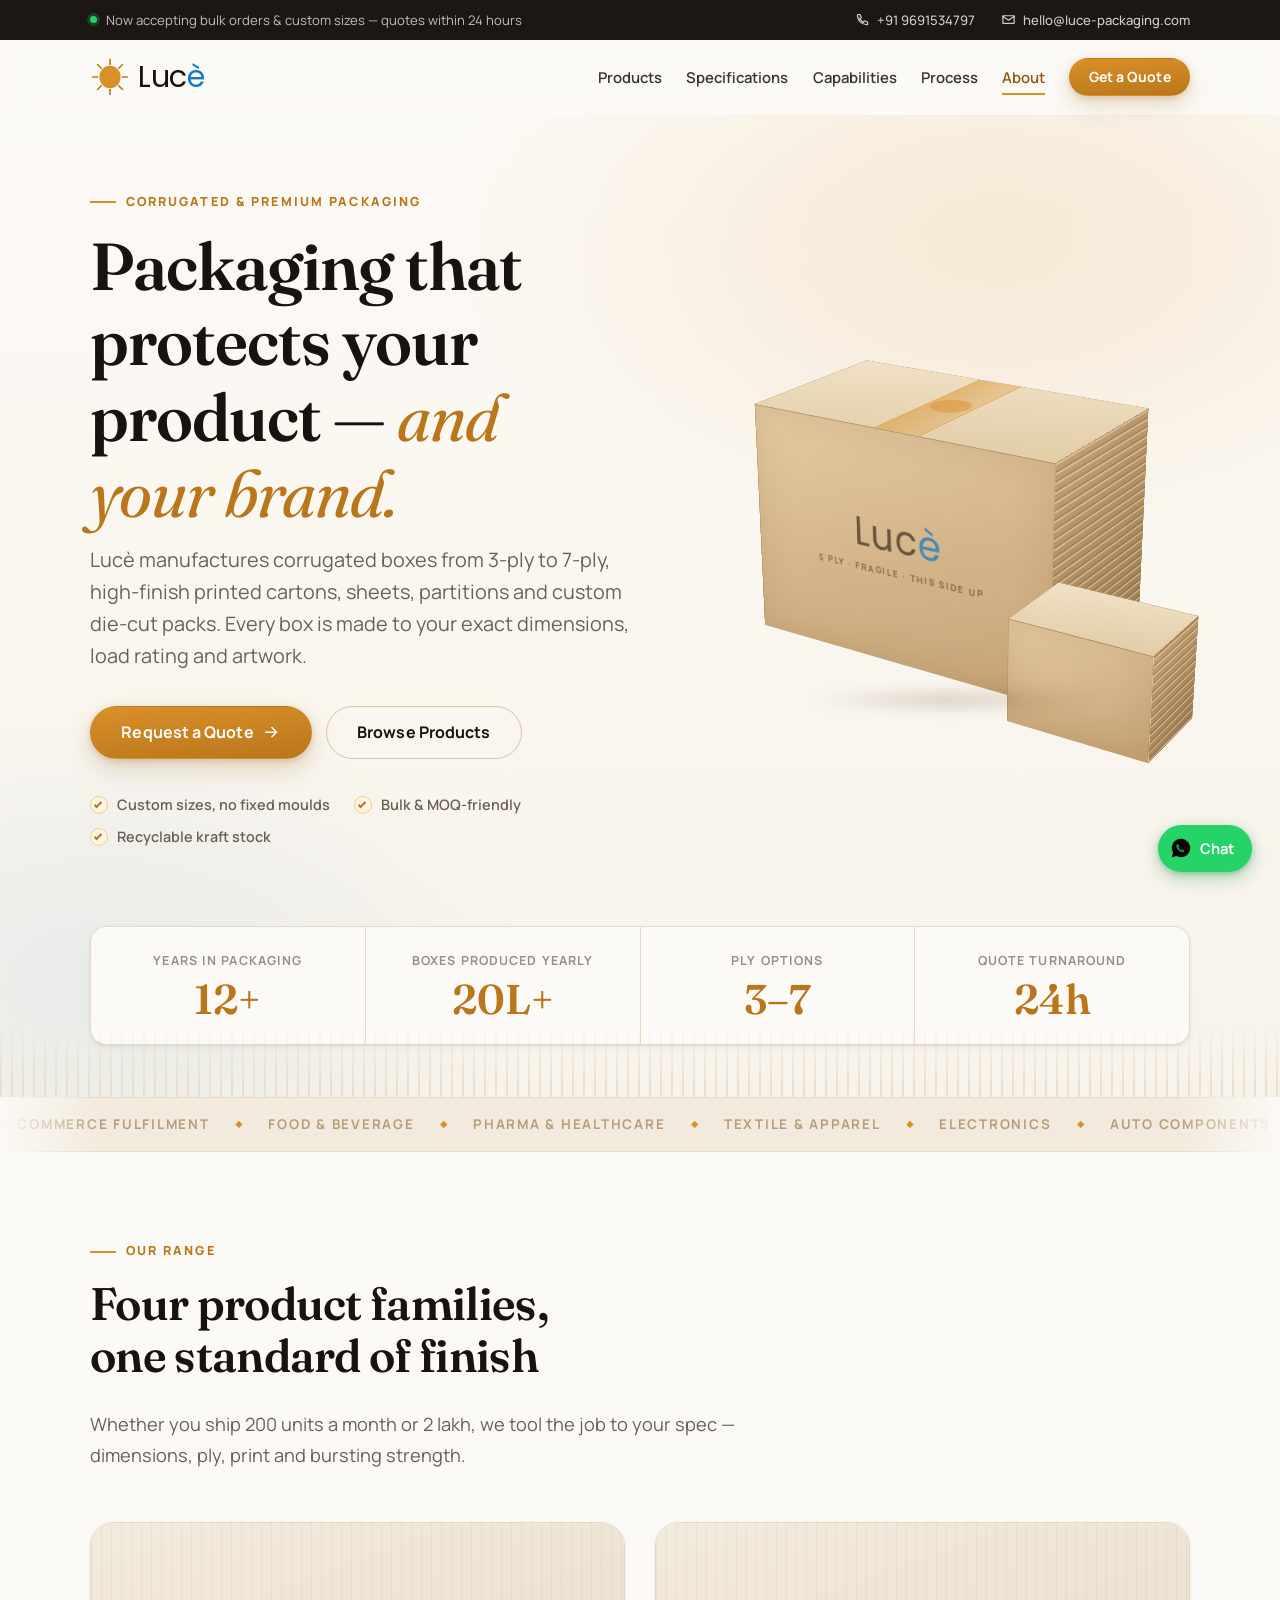
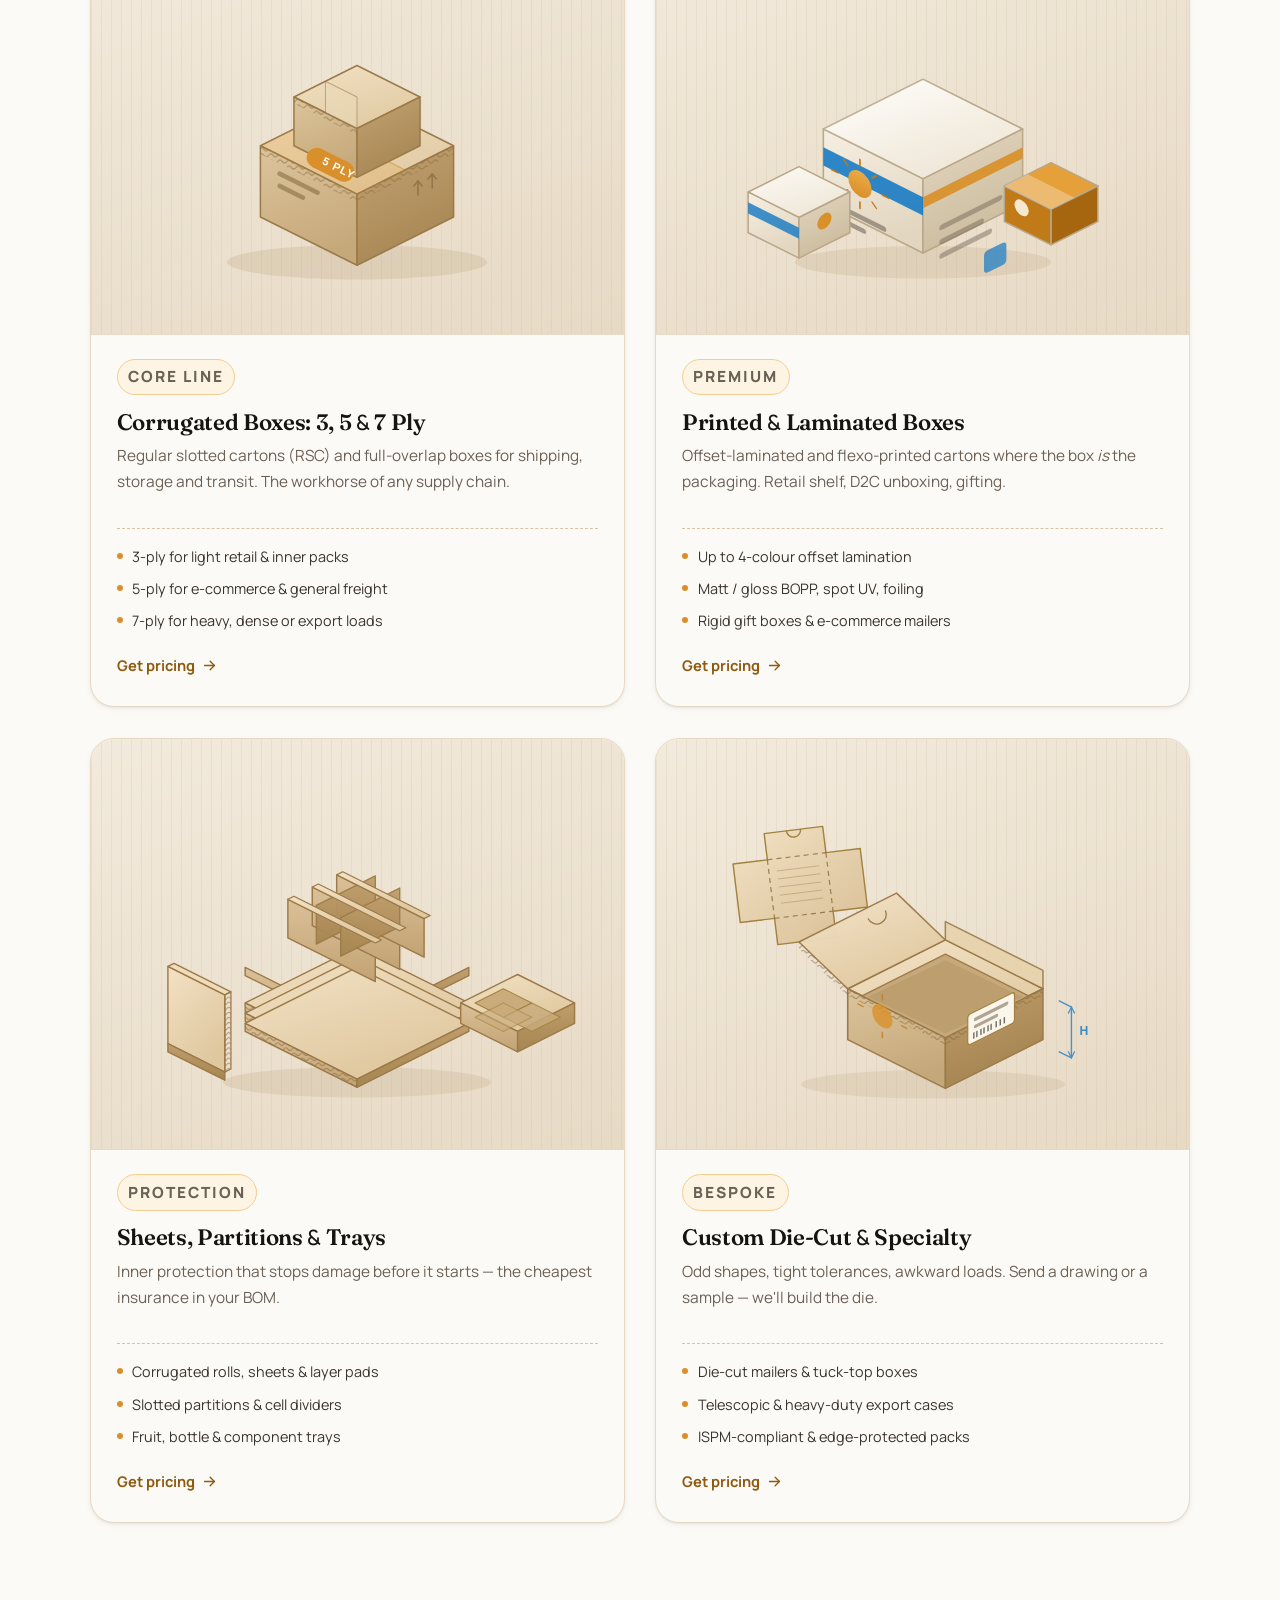
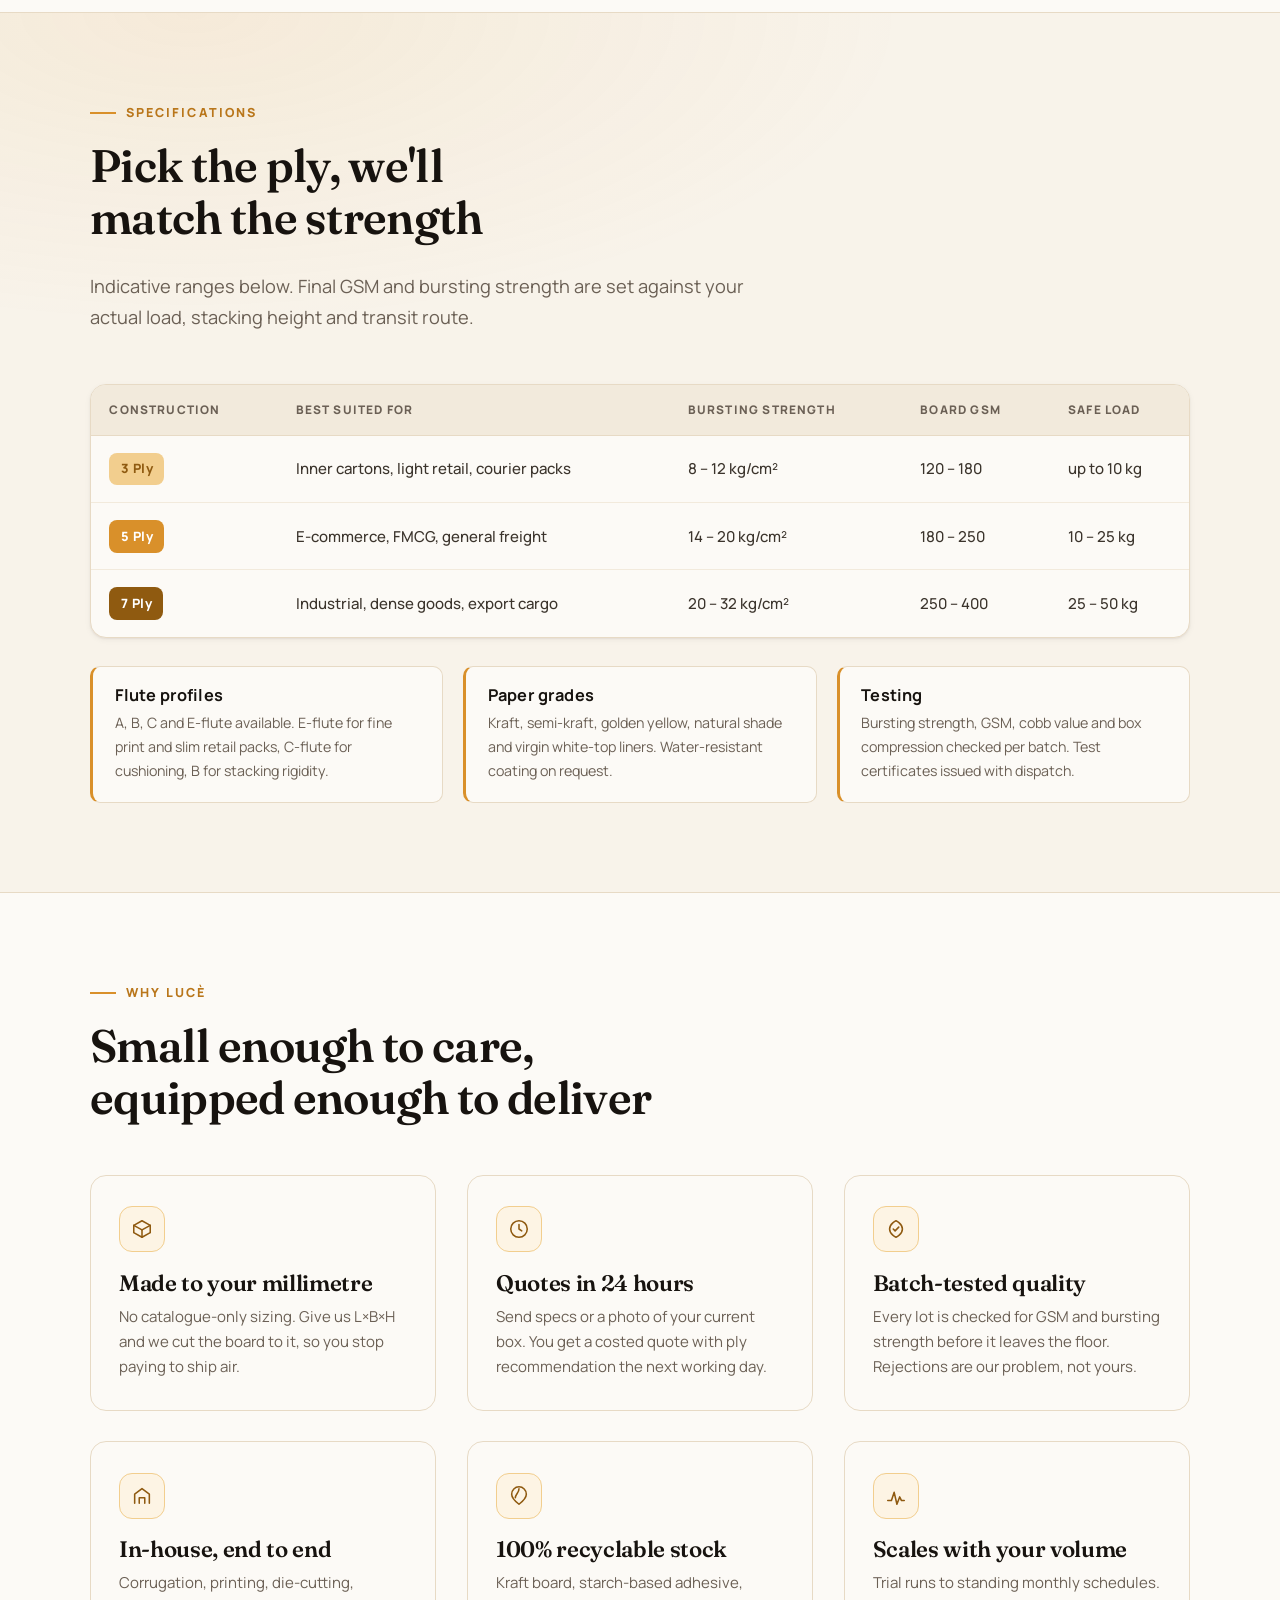
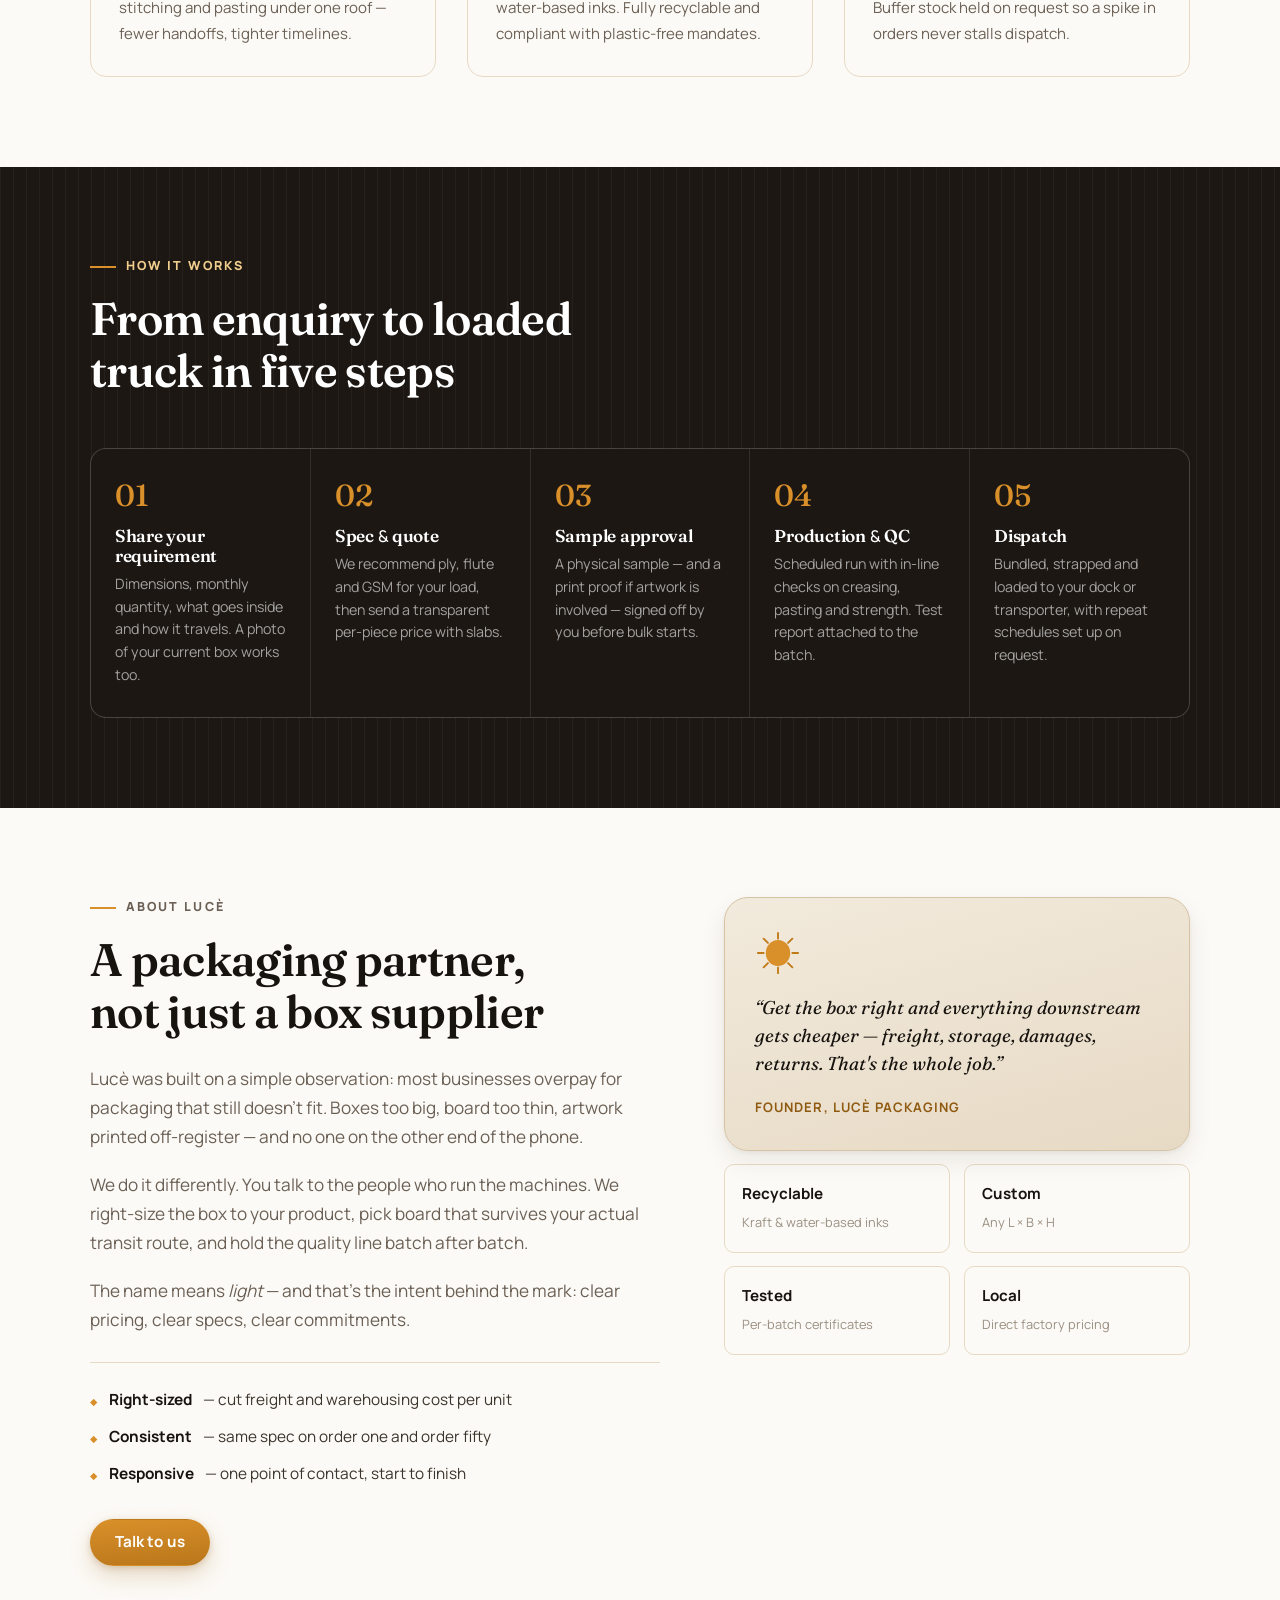
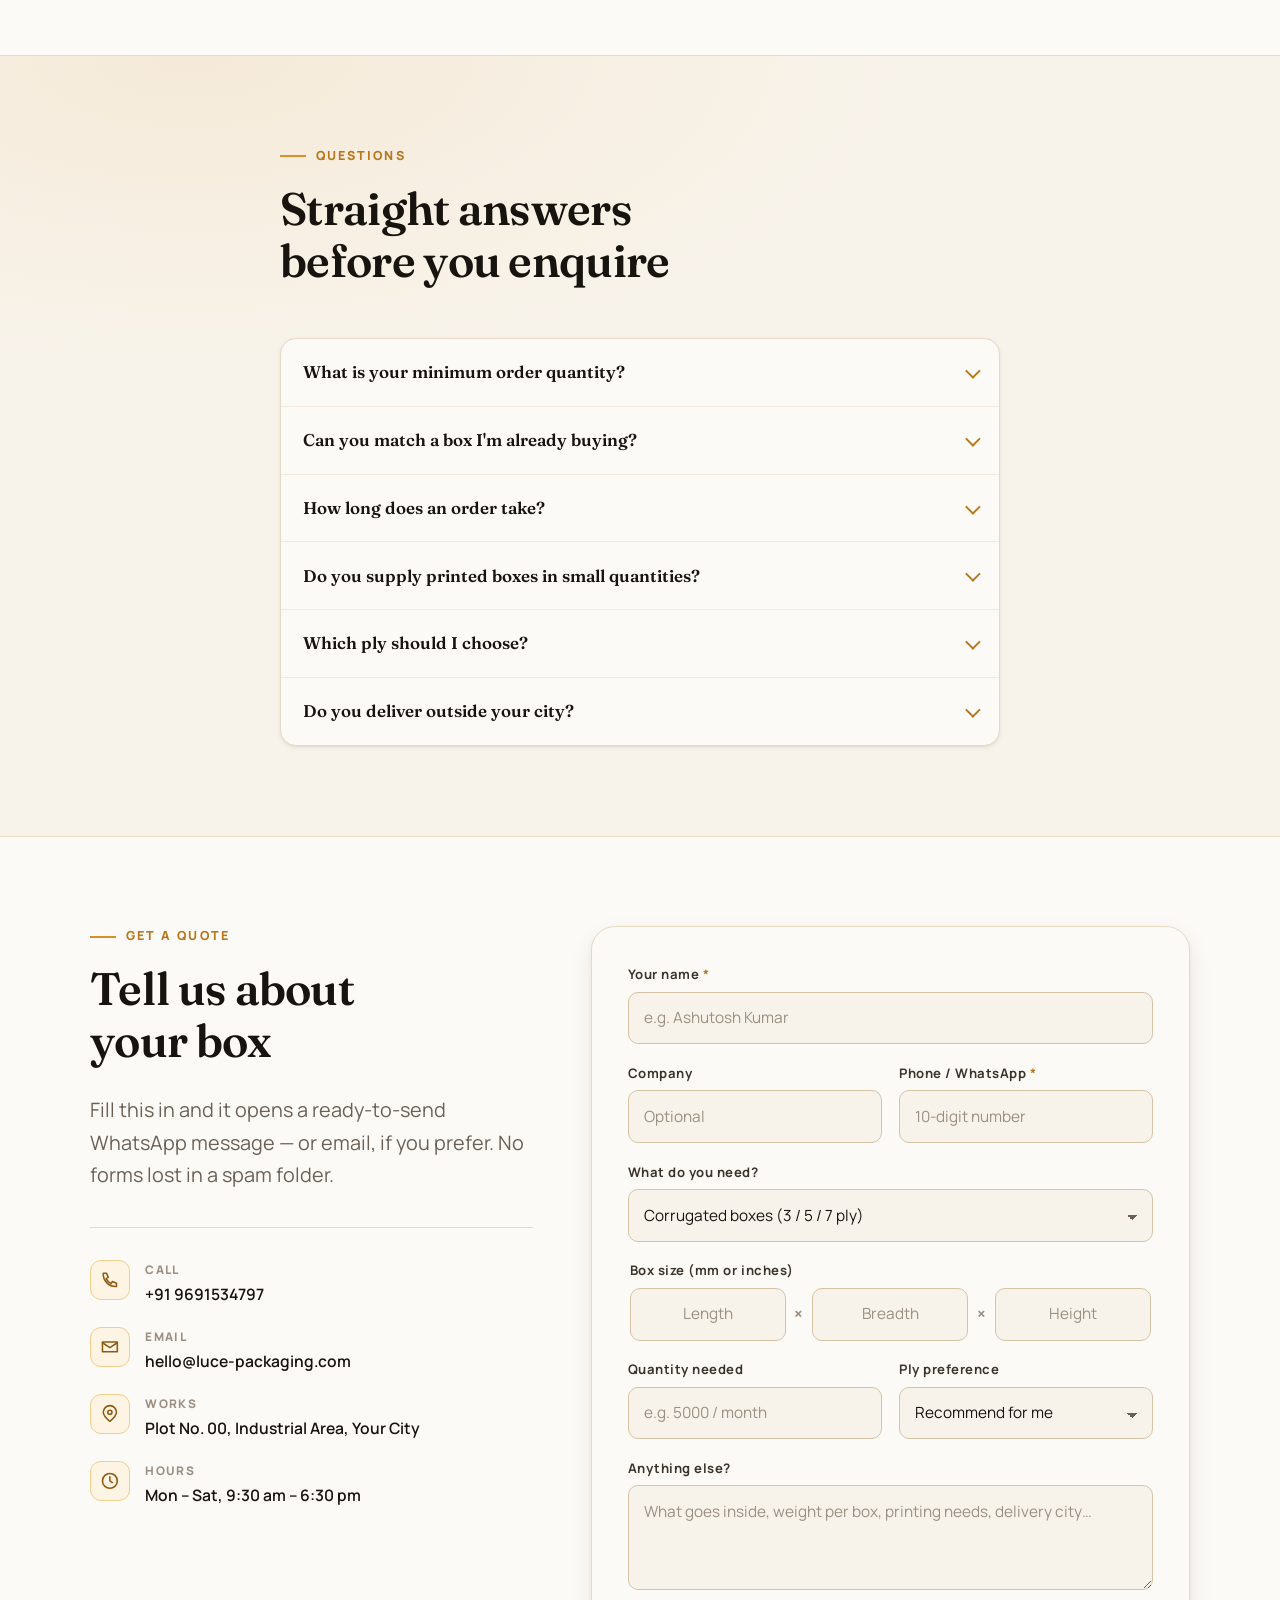
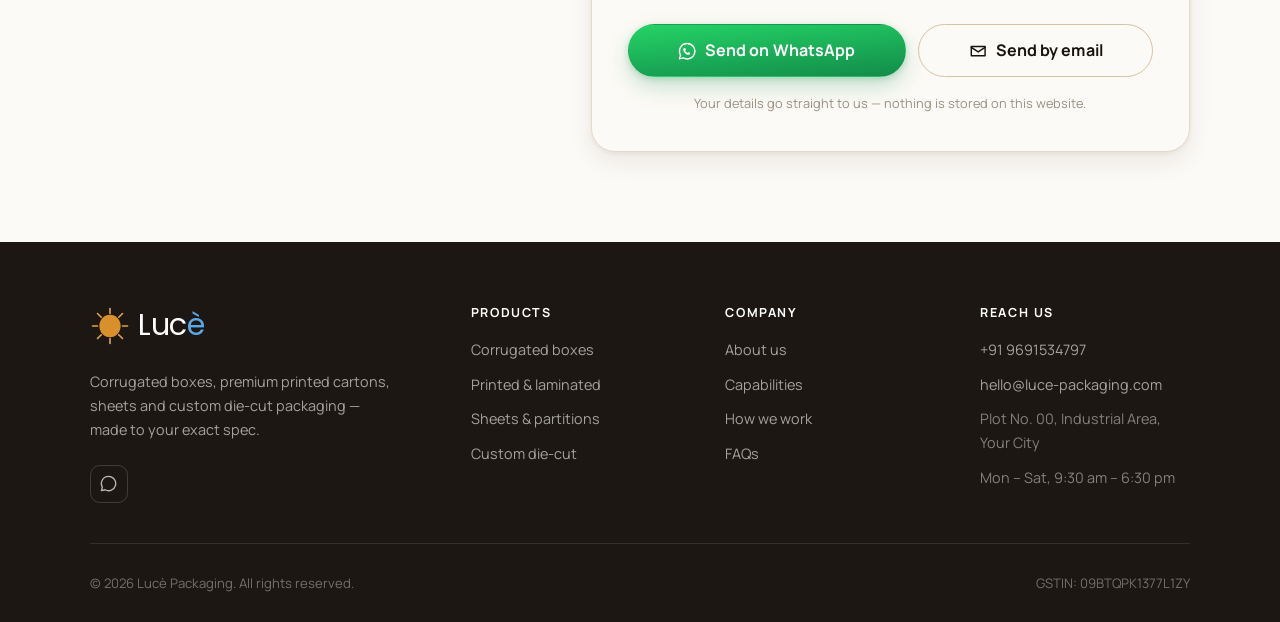
<file: docs/index.html>
<!DOCTYPE html>
<html lang="en" class="no-js">
<head>
<meta charset="utf-8">
<meta name="viewport" content="width=device-width, initial-scale=1">
<!-- Dropped immediately so scroll-reveal styles only apply when JS can undo them.
     If JS is blocked, .no-js stays and all content renders visible. -->
<script>document.documentElement.classList.remove('no-js');</script>
<title>Lucè — Corrugated Boxes &amp; Premium Packaging Manufacturer</title>

<meta name="description" content="Lucè manufactures corrugated boxes, printed premium cartons, sheets, partitions and custom die-cut packaging. 3-ply to 7-ply, made to your exact size and strength.">
<meta name="keywords" content="corrugated box manufacturer, 5 ply boxes, printed cartons, die cut mailer, packaging sheets, partitions, export packaging">
<meta name="author" content="Lucè Packaging">
<meta name="theme-color" content="#D9902A">
<link rel="canonical" href="https://skumarashutosh.github.io/luce-packaging-web/">

<!-- Open Graph / social preview. Absolute URLs are required — scrapers cannot
     resolve relative paths. -->
<meta property="og:type" content="website">
<meta property="og:url" content="https://skumarashutosh.github.io/luce-packaging-web/">
<meta property="og:title" content="Lucè — Corrugated Boxes &amp; Premium Packaging">
<meta property="og:description" content="Corrugated boxes, printed premium cartons and custom die-cut packaging. Built to your size, strength and brand.">
<meta property="og:image" content="https://skumarashutosh.github.io/luce-packaging-web/static/img/og-image.png">
<meta name="twitter:card" content="summary_large_image">

<link rel="icon" href="static/img/favicon.svg" type="image/svg+xml">
<link rel="apple-touch-icon" href="static/img/favicon.svg">

<link rel="preconnect" href="https://fonts.googleapis.com">
<link rel="preconnect" href="https://fonts.gstatic.com" crossorigin>
<link href="https://fonts.googleapis.com/css2?family=Fraunces:ital,opsz,wght@0,9..144,400;0,9..144,500;0,9..144,600;1,9..144,400&family=Manrope:wght@400;500;600;700;800&family=Poppins:wght@300;400&display=swap" rel="stylesheet">

<link rel="stylesheet" href="static/css/style.css">

<!-- Contact details are rendered into the page by the build, and handed to the
     script here so the WhatsApp/email composer uses the same single source. -->
<script>window.LUCE = {"whatsapp": "919999999999", "email": "hello@luce-packaging.com", "company": "Lucè Packaging", "waValid": true};</script>

<!-- LocalBusiness structured data — helps you show up in Google -->
<script type="application/ld+json">{
  "@context": "https://schema.org",
  "@type": "LocalBusiness",
  "name": "Lucè Packaging",
  "url": "https://skumarashutosh.github.io/luce-packaging-web/",
  "description": "Lucè manufactures corrugated boxes, printed premium cartons, sheets, partitions and custom die-cut packaging. 3-ply to 7-ply, made to your exact size and strength.",
  "image": "https://skumarashutosh.github.io/luce-packaging-web/static/img/og-image.png",
  "telephone": "+919999999999",
  "email": "hello@luce-packaging.com",
  "address": {
    "@type": "PostalAddress",
    "streetAddress": "Plot No. 00, Industrial Area",
    "addressLocality": "Your City",
    "addressRegion": "Your State",
    "postalCode": "000000",
    "addressCountry": "IN"
  },
  "openingHours": "Mo-Sa 09:30-18:30"
}</script>
</head>

<body>
<a class="skip-link" href="#main">Skip to content</a>

<div class="topbar">
  <div class="wrap topbar__inner">
    <p class="topbar__note">
      <span class="dot" aria-hidden="true"></span>
      Now accepting bulk orders &amp; custom sizes — quotes within 24 hours
    </p>
    <div class="topbar__links">
      <a href="tel:+919999999999"><svg class="ico" viewBox="0 0 24 24" aria-hidden="true"><path d="M4 4h4l2 5-2.5 1.5a12 12 0 0 0 6 6L15 14l5 2v4a15 15 0 0 1-16-16Z"/></svg><span>+91 9691534797</span></a>
      <a href="mailto:hello@luce-packaging.com"><svg class="ico" viewBox="0 0 24 24" aria-hidden="true"><path d="M3 6h18v12H3z"/><path d="m3 7 9 6 9-6"/></svg><span>hello@luce-packaging.com</span></a>
    </div>
  </div>
</div>

<header class="site-head" id="siteHead">
  <div class="wrap site-head__inner">
    <a class="logo" href="#top" aria-label="Lucè — home">
  <svg class="logo__sun" viewBox="0 0 64 64" aria-hidden="true">
  <g class="logo__rays" stroke="#C07A18" stroke-width="2.6" stroke-linecap="round">
    <line x1="32" y1="4"  x2="32" y2="12"/>
    <line x1="32" y1="52" x2="32" y2="60"/>
    <line x1="4"  y1="32" x2="12" y2="32"/>
    <line x1="52" y1="32" x2="60" y2="32"/>
    <line x1="12" y1="12" x2="18" y2="18"/>
    <line x1="46" y1="46" x2="52" y2="52"/>
    <line x1="12" y1="52" x2="18" y2="46"/>
    <line x1="46" y1="18" x2="52" y2="12"/>
  </g>
  <ellipse cx="32" cy="32" rx="17" ry="18" fill="#D9902A"/>
</svg>
  <span class="logo__word">Luc<span class="logo__accent">è</span></span>
</a>
    <nav class="nav" id="nav" aria-label="Main">      <a href="#products">Products</a>      <a href="#specs">Specifications</a>      <a href="#capability">Capabilities</a>      <a href="#process">Process</a>      <a href="#about">About</a>      <a class="btn btn--sm btn--primary nav__cta" href="#quote">Get a Quote</a>
    </nav>

    <button class="burger" id="burger" aria-label="Open menu" aria-expanded="false" aria-controls="nav">
      <span></span><span></span><span></span>
    </button>
  </div>
</header>

<main id="main">

<!-- ============================================ HERO -->
<section class="hero" id="top">
  <div class="hero__flutes" aria-hidden="true"></div>
  <div class="wrap hero__inner">

    <div class="hero__copy">
      <p class="eyebrow reveal">Corrugated &amp; Premium Packaging</p>
      <h1 class="reveal">
        Packaging that protects your product —
        <em>and your brand.</em>
      </h1>
      <p class="lede reveal">Lucè manufactures corrugated boxes from 3-ply to 7-ply, high-finish printed cartons, sheets, partitions and custom die-cut packs. Every box is made to your exact dimensions, load rating and artwork.</p>

      <div class="hero__cta reveal">
        <a class="btn btn--primary btn--lg" href="#quote">
          Request a Quote
          <svg class="ico" viewBox="0 0 24 24" aria-hidden="true"><path d="M5 12h14"/><path d="m13 6 6 6-6 6"/></svg>
        </a>
        <a class="btn btn--ghost btn--lg" href="#products">Browse Products</a>
      </div>

      <ul class="hero__ticks reveal">        <li>Custom sizes, no fixed moulds</li>        <li>Bulk &amp; MOQ-friendly</li>        <li>Recyclable kraft stock</li>      </ul>
    </div>

    <!-- Pure-CSS 3D corrugated box -->
    <div class="hero__art" aria-hidden="true">
      <div class="scene">
        <div class="box3d">
          <div class="face face--top">
            <span class="tape"></span>
            <svg class="face__mark" viewBox="0 0 64 64"><ellipse cx="32" cy="32" rx="15" ry="16" fill="#D9902A" opacity=".85"/></svg>
          </div>
          <div class="face face--front">
            <div class="stencil">
              <span class="stencil__word">Luc<i>è</i></span>
              <span class="stencil__meta">5 PLY · FRAGILE · THIS SIDE UP</span>
            </div>
          </div>
          <div class="face face--side"><span class="flutes"></span></div>
        </div>
        <div class="box3d box3d--small">
          <div class="face face--top"></div>
          <div class="face face--front"></div>
          <div class="face face--side"><span class="flutes"></span></div>
        </div>
        <div class="scene__shadow"></div>
      </div>
    </div>
  </div>

  <div class="wrap">
    <dl class="stats reveal">      <div class="stat">
        <dt>Years in packaging</dt>
        <dd><span data-count="12">12</span>+</dd>
      </div>      <div class="stat">
        <dt>Boxes produced yearly</dt>
        <dd><span data-count="20">20</span>L+</dd>
      </div>      <div class="stat">
        <dt>Ply options</dt>
        <dd>3–<span data-count="7">7</span></dd>
      </div>      <div class="stat">
        <dt>Quote turnaround</dt>
        <dd><span data-count="24">24</span>h</dd>
      </div>    </dl>
  </div>
</section>

<!-- ============================================ MARQUEE -->
<div class="marquee" aria-hidden="true">
  <div class="marquee__track">    <span>E-commerce fulfilment</span><i>◆</i>    <span>Food &amp; beverage</span><i>◆</i>    <span>Pharma &amp; healthcare</span><i>◆</i>    <span>Textile &amp; apparel</span><i>◆</i>    <span>Electronics</span><i>◆</i>    <span>Auto components</span><i>◆</i>    <span>Agri &amp; horticulture</span><i>◆</i>    <span>Export cargo</span><i>◆</i>    <span>E-commerce fulfilment</span><i>◆</i>    <span>Food &amp; beverage</span><i>◆</i>    <span>Pharma &amp; healthcare</span><i>◆</i>    <span>Textile &amp; apparel</span><i>◆</i>    <span>Electronics</span><i>◆</i>    <span>Auto components</span><i>◆</i>    <span>Agri &amp; horticulture</span><i>◆</i>    <span>Export cargo</span><i>◆</i>  </div>
</div>

<!-- ============================================ PRODUCTS -->
<section class="section" id="products">
  <div class="wrap">
    <header class="sec-head reveal">
      <p class="eyebrow">Our Range</p>
      <h2>Four product families, one standard of finish</h2>
      <p class="sec-head__sub">Whether you ship 200 units a month or 2 lakh, we tool the job to your spec — dimensions, ply, print and bursting strength.</p>
    </header>

    <div class="cards">      <article class="card reveal">
        <div class="card__media">
          <img src="static/img/prod-corrugated.svg" alt="Stacked plain corrugated shipping cartons in kraft brown" loading="lazy" width="480" height="360">
        </div>
        <div class="card__body">
          <p class="card__tag">Core line</p>
          <h3>Corrugated Boxes: 3, 5 <span class="amp">&amp;</span> 7 Ply</h3>
          <p>Regular slotted cartons (RSC) and full-overlap boxes for shipping, storage and transit. The workhorse of any supply chain.</p>
          <ul class="card__list">            <li>3-ply for light retail &amp; inner packs</li>            <li>5-ply for e-commerce &amp; general freight</li>            <li>7-ply for heavy, dense or export loads</li>          </ul>
          <a class="link-arrow" href="#quote">Get pricing<svg class="ico" viewBox="0 0 24 24" aria-hidden="true"><path d="M5 12h14"/><path d="m13 6 6 6-6 6"/></svg></a>
        </div>
      </article>      <article class="card reveal">
        <div class="card__media">
          <img src="static/img/prod-printed.svg" alt="Multi-colour printed premium gift and mailer boxes" loading="lazy" width="480" height="360">
        </div>
        <div class="card__body">
          <p class="card__tag">Premium</p>
          <h3>Printed <span class="amp">&amp;</span> Laminated Boxes</h3>
          <p>Offset-laminated and flexo-printed cartons where the box <em>is</em> the packaging. Retail shelf, D2C unboxing, gifting.</p>
          <ul class="card__list">            <li>Up to 4-colour offset lamination</li>            <li>Matt / gloss BOPP, spot UV, foiling</li>            <li>Rigid gift boxes &amp; e-commerce mailers</li>          </ul>
          <a class="link-arrow" href="#quote">Get pricing<svg class="ico" viewBox="0 0 24 24" aria-hidden="true"><path d="M5 12h14"/><path d="m13 6 6 6-6 6"/></svg></a>
        </div>
      </article>      <article class="card reveal">
        <div class="card__media">
          <img src="static/img/prod-sheets.svg" alt="Corrugated sheets, partition dividers and layer pads" loading="lazy" width="480" height="360">
        </div>
        <div class="card__body">
          <p class="card__tag">Protection</p>
          <h3>Sheets, Partitions <span class="amp">&amp;</span> Trays</h3>
          <p>Inner protection that stops damage before it starts — the cheapest insurance in your BOM.</p>
          <ul class="card__list">            <li>Corrugated rolls, sheets &amp; layer pads</li>            <li>Slotted partitions &amp; cell dividers</li>            <li>Fruit, bottle &amp; component trays</li>          </ul>
          <a class="link-arrow" href="#quote">Get pricing<svg class="ico" viewBox="0 0 24 24" aria-hidden="true"><path d="M5 12h14"/><path d="m13 6 6 6-6 6"/></svg></a>
        </div>
      </article>      <article class="card reveal">
        <div class="card__media">
          <img src="static/img/prod-diecut.svg" alt="Custom die-cut mailer box shown flat and assembled" loading="lazy" width="480" height="360">
        </div>
        <div class="card__body">
          <p class="card__tag">Bespoke</p>
          <h3>Custom Die-Cut <span class="amp">&amp;</span> Specialty</h3>
          <p>Odd shapes, tight tolerances, awkward loads. Send a drawing or a sample — we'll build the die.</p>
          <ul class="card__list">            <li>Die-cut mailers &amp; tuck-top boxes</li>            <li>Telescopic &amp; heavy-duty export cases</li>            <li>ISPM-compliant &amp; edge-protected packs</li>          </ul>
          <a class="link-arrow" href="#quote">Get pricing<svg class="ico" viewBox="0 0 24 24" aria-hidden="true"><path d="M5 12h14"/><path d="m13 6 6 6-6 6"/></svg></a>
        </div>
      </article>    </div>
  </div>
</section>

<!-- ============================================ SPECS -->
<section class="section section--kraft" id="specs">
  <div class="wrap">
    <header class="sec-head reveal">
      <p class="eyebrow">Specifications</p>
      <h2>Pick the ply, we&#39;ll match the strength</h2>
      <p class="sec-head__sub">Indicative ranges below. Final GSM and bursting strength are set against your actual load, stacking height and transit route.</p>
    </header>

    <div class="table-scroll reveal">
      <table class="spec-table">
        <caption class="sr-only">Corrugated board specifications by ply count</caption>
        <thead>
          <tr>            <th scope="col">Construction</th>            <th scope="col">Best suited for</th>            <th scope="col">Bursting strength</th>            <th scope="col">Board GSM</th>            <th scope="col">Safe load</th>          </tr>
        </thead>
        <tbody>          <tr>
            <th scope="row"><span class="ply-chip ply-chip--3">3 Ply</span></th>            <td>Inner cartons, light retail, courier packs</td>            <td>8 – 12 kg/cm²</td>            <td>120 – 180</td>            <td>up to 10 kg</td>          </tr>          <tr>
            <th scope="row"><span class="ply-chip ply-chip--5">5 Ply</span></th>            <td>E-commerce, FMCG, general freight</td>            <td>14 – 20 kg/cm²</td>            <td>180 – 250</td>            <td>10 – 25 kg</td>          </tr>          <tr>
            <th scope="row"><span class="ply-chip ply-chip--7">7 Ply</span></th>            <td>Industrial, dense goods, export cargo</td>            <td>20 – 32 kg/cm²</td>            <td>250 – 400</td>            <td>25 – 50 kg</td>          </tr>        </tbody>
      </table>
    </div>

    <div class="spec-notes reveal">      <div class="note">
        <h4>Flute profiles</h4>
        <p>A, B, C and E-flute available. E-flute for fine print and slim retail packs, C-flute for cushioning, B for stacking rigidity.</p>
      </div>      <div class="note">
        <h4>Paper grades</h4>
        <p>Kraft, semi-kraft, golden yellow, natural shade and virgin white-top liners. Water-resistant coating on request.</p>
      </div>      <div class="note">
        <h4>Testing</h4>
        <p>Bursting strength, GSM, cobb value and box compression checked per batch. Test certificates issued with dispatch.</p>
      </div>    </div>
  </div>
</section>

<!-- ============================================ CAPABILITIES -->
<section class="section" id="capability">
  <div class="wrap">
    <header class="sec-head reveal">
      <p class="eyebrow">Why Lucè</p>
      <h2>Small enough to care, equipped enough to deliver</h2>
    </header>

    <div class="feature-grid">      <div class="feature reveal">
        <svg class="feature__ico" viewBox="0 0 24 24" aria-hidden="true"><path d="M3 8l9-5 9 5-9 5-9-5Z"/><path d="M3 8v8l9 5 9-5V8"/><path d="M12 13v8"/></svg>
        <h3>Made to your millimetre</h3>
        <p>No catalogue-only sizing. Give us L×B×H and we cut the board to it, so you stop paying to ship air.</p>
      </div>      <div class="feature reveal">
        <svg class="feature__ico" viewBox="0 0 24 24" aria-hidden="true"><circle cx="12" cy="12" r="9"/><path d="M12 7v5l3 2"/></svg>
        <h3>Quotes in 24 hours</h3>
        <p>Send specs or a photo of your current box. You get a costed quote with ply recommendation the next working day.</p>
      </div>      <div class="feature reveal">
        <svg class="feature__ico" viewBox="0 0 24 24" aria-hidden="true"><path d="M12 3s7 3 7 9-7 9-7 9-7-3-7-9 7-9 7-9Z"/><path d="M9 12l2 2 4-4"/></svg>
        <h3>Batch-tested quality</h3>
        <p>Every lot is checked for GSM and bursting strength before it leaves the floor. Rejections are our problem, not yours.</p>
      </div>      <div class="feature reveal">
        <svg class="feature__ico" viewBox="0 0 24 24" aria-hidden="true"><path d="M4 20V10l8-6 8 6v10"/><path d="M9 20v-6h6v6"/></svg>
        <h3>In-house, end to end</h3>
        <p>Corrugation, printing, die-cutting, stitching and pasting under one roof — fewer handoffs, tighter timelines.</p>
      </div>      <div class="feature reveal">
        <svg class="feature__ico" viewBox="0 0 24 24" aria-hidden="true"><path d="M12 21c5-4 8-7.5 8-11a8 8 0 1 0-16 0c0 3.5 3 7 8 11Z"/><path d="M12 4c0 5-4 6-4 10"/></svg>
        <h3>100% recyclable stock</h3>
        <p>Kraft board, starch-based adhesive, water-based inks. Fully recyclable and compliant with plastic-free mandates.</p>
      </div>      <div class="feature reveal">
        <svg class="feature__ico" viewBox="0 0 24 24" aria-hidden="true"><path d="M3 17h4l3-9 3 13 3-8 2 4h3"/></svg>
        <h3>Scales with your volume</h3>
        <p>Trial runs to standing monthly schedules. Buffer stock held on request so a spike in orders never stalls dispatch.</p>
      </div>    </div>
  </div>
</section>

<!-- ============================================ PROCESS -->
<section class="section section--dark" id="process">
  <div class="wrap">
    <header class="sec-head sec-head--light reveal">
      <p class="eyebrow">How it works</p>
      <h2>From enquiry to loaded truck in five steps</h2>
    </header>

    <ol class="steps">      <li class="step reveal">
        <span class="step__num">01</span>
        <h3>Share your requirement</h3>
        <p>Dimensions, monthly quantity, what goes inside and how it travels. A photo of your current box works too.</p>
      </li>      <li class="step reveal">
        <span class="step__num">02</span>
        <h3>Spec <span class="amp">&amp;</span> quote</h3>
        <p>We recommend ply, flute and GSM for your load, then send a transparent per-piece price with slabs.</p>
      </li>      <li class="step reveal">
        <span class="step__num">03</span>
        <h3>Sample approval</h3>
        <p>A physical sample — and a print proof if artwork is involved — signed off by you before bulk starts.</p>
      </li>      <li class="step reveal">
        <span class="step__num">04</span>
        <h3>Production <span class="amp">&amp;</span> QC</h3>
        <p>Scheduled run with in-line checks on creasing, pasting and strength. Test report attached to the batch.</p>
      </li>      <li class="step reveal">
        <span class="step__num">05</span>
        <h3>Dispatch</h3>
        <p>Bundled, strapped and loaded to your dock or transporter, with repeat schedules set up on request.</p>
      </li>    </ol>
  </div>
</section>

<!-- ============================================ ABOUT -->
<section class="section" id="about">
  <div class="wrap about">
    <div class="about__copy reveal">
      <p class="eyebrow">About Lucè</p>
      <h2>A packaging partner, not just a box supplier</h2>      <p>Lucè was built on a simple observation: most businesses overpay for packaging that still doesn't fit. Boxes too big, board too thin, artwork printed off-register — and no one on the other end of the phone.</p>      <p>We do it differently. You talk to the people who run the machines. We right-size the box to your product, pick board that survives your actual transit route, and hold the quality line batch after batch.</p>      <p>The name means <em>light</em> — and that's the intent behind the mark: clear pricing, clear specs, clear commitments.</p>
      <ul class="about__points">        <li><strong>Right-sized</strong> — cut freight and warehousing cost per unit</li>        <li><strong>Consistent</strong> — same spec on order one and order fifty</li>        <li><strong>Responsive</strong> — one point of contact, start to finish</li>      </ul>

      <a class="btn btn--primary" href="#quote">Talk to us</a>
    </div>

    <aside class="about__panel reveal">
      <div class="panel-card">
        <svg class="panel-card__sun" viewBox="0 0 64 64" aria-hidden="true">
  <g stroke="#C07A18" stroke-width="2.6" stroke-linecap="round">
    <line x1="32" y1="4"  x2="32" y2="12"/>
    <line x1="32" y1="52" x2="32" y2="60"/>
    <line x1="4"  y1="32" x2="12" y2="32"/>
    <line x1="52" y1="32" x2="60" y2="32"/>
    <line x1="12" y1="12" x2="18" y2="18"/>
    <line x1="46" y1="46" x2="52" y2="52"/>
    <line x1="12" y1="52" x2="18" y2="46"/>
    <line x1="46" y1="18" x2="52" y2="12"/>
  </g>
  <ellipse cx="32" cy="32" rx="17" ry="18" fill="#D9902A"/>
</svg>
        <blockquote>&ldquo;Get the box right and everything downstream gets cheaper — freight, storage, damages, returns. That&#39;s the whole job.&rdquo;</blockquote>
        <p class="panel-card__by">Founder, Lucè Packaging</p>
      </div>

      <div class="mini-grid">        <div class="mini"><strong>Recyclable</strong><span>Kraft &amp; water-based inks</span></div>        <div class="mini"><strong>Custom</strong><span>Any L × B × H</span></div>        <div class="mini"><strong>Tested</strong><span>Per-batch certificates</span></div>        <div class="mini"><strong>Local</strong><span>Direct factory pricing</span></div>      </div>
    </aside>
  </div>
</section>

<!-- ============================================ FAQ -->
<section class="section section--kraft" id="faq">
  <div class="wrap wrap--narrow">
    <header class="sec-head reveal">
      <p class="eyebrow">Questions</p>
      <h2>Straight answers before you enquire</h2>
    </header>

    <div class="faq reveal">      <details>
        <summary>What is your minimum order quantity?</summary>
        <p>It depends on the size and whether printing is involved. Plain corrugated boxes start low, printed cartons need a larger run to justify plate and die costs. Tell us your monthly volume and we&#39;ll tell you honestly whether it&#39;s viable — or suggest a cheaper route.</p>
      </details>      <details>
        <summary>Can you match a box I&#39;m already buying?</summary>
        <p>Yes. Send a photo with a measuring tape across the length, or courier a sample. We&#39;ll reverse-engineer the size, ply and board grade and quote against it like-for-like.</p>
      </details>      <details>
        <summary>How long does an order take?</summary>
        <p>Plain repeat orders typically dispatch within a few working days of confirmation. First-time printed jobs take longer because of die-making and proofing. You get a committed date with the quote, not a vague estimate.</p>
      </details>      <details>
        <summary>Do you supply printed boxes in small quantities?</summary>
        <p>For low volumes we usually suggest a plain box with a single-colour flexo print or a printed label — you get branding without paying for offset lamination setup. We&#39;ll walk you through the cost difference.</p>
      </details>      <details>
        <summary>Which ply should I choose?</summary>
        <p>Rough guide: under 10 kg and travelling short distances, 3-ply. E-commerce or general freight, 5-ply. Heavy, dense or export, 7-ply. Stacking height matters as much as weight — share both and we&#39;ll spec it properly.</p>
      </details>      <details>
        <summary>Do you deliver outside your city?</summary>
        <p>Yes, through transporters for bulk consignments. Freight is quoted separately and transparently so you can compare against your own logistics.</p>
      </details>    </div>
  </div>
</section>

<!-- ============================================ QUOTE -->
<section class="section" id="quote">
  <div class="wrap">
    <div class="quote">

      <div class="quote__intro reveal">
        <p class="eyebrow">Get a quote</p>
        <h2>Tell us about your box</h2>
        <p class="lede">Fill this in and it opens a ready-to-send WhatsApp message — or email, if you prefer. No forms lost in a spam folder.</p>

        <ul class="quote__contact">
          <li>
            <span class="quote__ico"><svg class="ico" viewBox="0 0 24 24" aria-hidden="true"><path d="M4 4h4l2 5-2.5 1.5a12 12 0 0 0 6 6L15 14l5 2v4a15 15 0 0 1-16-16Z"/></svg></span>
            <div><strong>Call</strong><a href="tel:+919999999999">+91 9691534797</a></div>
          </li>
          <li>
            <span class="quote__ico"><svg class="ico" viewBox="0 0 24 24" aria-hidden="true"><path d="M3 6h18v12H3z"/><path d="m3 7 9 6 9-6"/></svg></span>
            <div><strong>Email</strong><a href="mailto:hello@luce-packaging.com">hello@luce-packaging.com</a></div>
          </li>
          <li>
            <span class="quote__ico"><svg class="ico" viewBox="0 0 24 24" aria-hidden="true"><path d="M12 21c5-4 8-7.5 8-11a8 8 0 1 0-16 0c0 3.5 3 7 8 11Z"/><circle cx="12" cy="10" r="2.5"/></svg></span>
            <div><strong>Works</strong><span>Plot No. 00, Industrial Area, Your City</span></div>
          </li>
          <li>
            <span class="quote__ico"><svg class="ico" viewBox="0 0 24 24" aria-hidden="true"><circle cx="12" cy="12" r="9"/><path d="M12 7v5l3 2"/></svg></span>
            <div><strong>Hours</strong><span>Mon – Sat, 9:30 am – 6:30 pm</span></div>
          </li>
        </ul>
      </div>

      <form class="quote__form reveal" id="quoteForm" novalidate>
        <div class="field">
          <label for="qName">Your name <span aria-hidden="true">*</span></label>
          <input id="qName" name="name" type="text" autocomplete="name" required placeholder="e.g. Ashutosh Kumar">
          <p class="field__err" data-err-for="qName"></p>
        </div>

        <div class="field-row">
          <div class="field">
            <label for="qCompany">Company</label>
            <input id="qCompany" name="company" type="text" autocomplete="organization" placeholder="Optional">
          </div>
          <div class="field">
            <label for="qPhone">Phone / WhatsApp <span aria-hidden="true">*</span></label>
            <input id="qPhone" name="phone" type="tel" inputmode="tel" autocomplete="tel" required placeholder="10-digit number">
            <p class="field__err" data-err-for="qPhone"></p>
          </div>
        </div>

        <div class="field">
          <label for="qProduct">What do you need?</label>
          <select id="qProduct" name="product">            <option>Corrugated boxes (3 / 5 / 7 ply)</option>            <option>Printed &amp; laminated premium boxes</option>            <option>Sheets, partitions &amp; trays</option>            <option>Custom die-cut / specialty</option>            <option>Not sure — need advice</option>          </select>
        </div>

        <fieldset class="field">
          <legend>Box size (mm or inches)</legend>
          <div class="dims">
            <input id="qL" name="length" type="text" inputmode="decimal" placeholder="Length" aria-label="Length">
            <span aria-hidden="true">×</span>
            <input id="qB" name="breadth" type="text" inputmode="decimal" placeholder="Breadth" aria-label="Breadth">
            <span aria-hidden="true">×</span>
            <input id="qH" name="height" type="text" inputmode="decimal" placeholder="Height" aria-label="Height">
          </div>
        </fieldset>

        <div class="field-row">
          <div class="field">
            <label for="qQty">Quantity needed</label>
            <input id="qQty" name="qty" type="text" inputmode="numeric" placeholder="e.g. 5000 / month">
          </div>
          <div class="field">
            <label for="qPly">Ply preference</label>
            <select id="qPly" name="ply">              <option>Recommend for me</option>              <option>3 Ply</option>              <option>5 Ply</option>              <option>7 Ply</option>            </select>
          </div>
        </div>

        <div class="field">
          <label for="qMsg">Anything else?</label>
          <textarea id="qMsg" name="message" rows="3" placeholder="What goes inside, weight per box, printing needs, delivery city…"></textarea>
        </div>

        <div class="quote__actions">
          <button class="btn btn--wa btn--lg" type="submit" data-send="whatsapp">
            <svg class="ico ico--wa" viewBox="0 0 24 24" aria-hidden="true">
  <path d="M12 2a10 10 0 0 0-8.7 15L2 22l5.1-1.3A10 10 0 1 0 12 2Z"/>
  <path d="M8.5 7.8c.4-.1.8 0 1 .4l.7 1.4c.2.3.1.7-.1.9l-.5.5c-.2.2-.2.4-.1.6a6 6 0 0 0 2.5 2.5c.2.1.5.1.6-.1l.5-.5c.2-.2.6-.3.9-.1l1.4.7c.4.2.5.6.4 1-.2.9-1 1.6-2 1.6-3.3 0-7-3.7-7-7 0-1 .7-1.8 1.7-2Z"
        fill="#fff" stroke="none"/>
</svg>
            Send on WhatsApp
          </button>
          <button class="btn btn--ghost btn--lg" type="button" data-send="email">
            <svg class="ico" viewBox="0 0 24 24" aria-hidden="true"><path d="M3 6h18v12H3z"/><path d="m3 7 9 6 9-6"/></svg>
            Send by email
          </button>
        </div>

        <p class="quote__fineprint">
          Your details go straight to us — nothing is stored on this website.
        </p>
        <p class="form-status" id="formStatus" role="status" aria-live="polite"></p>
      </form>

    </div>
  </div>
</section>

</main>

<footer class="site-foot">
  <div class="wrap">
    <div class="foot-top">

      <div class="foot-brand">
        <a class="logo logo--foot" href="#top" aria-label="Lucè — home">
  <svg class="logo__sun" viewBox="0 0 64 64" aria-hidden="true">
  <g class="logo__rays" stroke="#E0A44A" stroke-width="2.6" stroke-linecap="round">
    <line x1="32" y1="4"  x2="32" y2="12"/>
    <line x1="32" y1="52" x2="32" y2="60"/>
    <line x1="4"  y1="32" x2="12" y2="32"/>
    <line x1="52" y1="32" x2="60" y2="32"/>
    <line x1="12" y1="12" x2="18" y2="18"/>
    <line x1="46" y1="46" x2="52" y2="52"/>
    <line x1="12" y1="52" x2="18" y2="46"/>
    <line x1="46" y1="18" x2="52" y2="12"/>
  </g>
  <ellipse cx="32" cy="32" rx="17" ry="18" fill="#D9902A"/>
</svg>
  <span class="logo__word">Luc<span class="logo__accent">è</span></span>
</a>
        <p>Corrugated boxes, premium printed cartons, sheets and custom die-cut packaging — made to your exact spec.</p>
        <div class="foot-social">
          <a href="https://wa.me/919999999999" aria-label="WhatsApp" target="_blank" rel="noopener"><svg class="ico" viewBox="0 0 24 24" aria-hidden="true"><path d="M12 2a10 10 0 0 0-8.7 15L2 22l5.1-1.3A10 10 0 1 0 12 2Z"/></svg></a>        </div>
      </div>      <nav class="foot-col" aria-label="Products">
        <h4>Products</h4>        <a href="#products">Corrugated boxes</a>        <a href="#products">Printed &amp; laminated</a>        <a href="#products">Sheets &amp; partitions</a>        <a href="#products">Custom die-cut</a>      </nav>      <nav class="foot-col" aria-label="Company">
        <h4>Company</h4>        <a href="#about">About us</a>        <a href="#capability">Capabilities</a>        <a href="#process">How we work</a>        <a href="#faq">FAQs</a>      </nav>
      <div class="foot-col">
        <h4>Reach us</h4>
        <a href="tel:+919999999999">+91 9691534797</a>
        <a href="mailto:hello@luce-packaging.com">hello@luce-packaging.com</a>
        <span>Plot No. 00, Industrial Area, Your City</span>
        <span>Mon – Sat, 9:30 am – 6:30 pm</span>
      </div>
    </div>

    <div class="foot-bottom">
      <p>&copy; 2026 Lucè Packaging. All rights reserved.</p>      <p class="foot-bottom__gst">GSTIN: 09BTQPK1377L1ZY</p>    </div>
  </div>
</footer>

<a class="wa-float" href="https://wa.me/919999999999" target="_blank" rel="noopener" aria-label="Chat with us on WhatsApp">
  <svg class="" viewBox="0 0 24 24" aria-hidden="true">
  <path d="M12 2a10 10 0 0 0-8.7 15L2 22l5.1-1.3A10 10 0 1 0 12 2Z"/>
  <path d="M8.5 7.8c.4-.1.8 0 1 .4l.7 1.4c.2.3.1.7-.1.9l-.5.5c-.2.2-.2.4-.1.6a6 6 0 0 0 2.5 2.5c.2.1.5.1.6-.1l.5-.5c.2-.2.6-.3.9-.1l1.4.7c.4.2.5.6.4 1-.2.9-1 1.6-2 1.6-3.3 0-7-3.7-7-7 0-1 .7-1.8 1.7-2Z"
        fill="#128C4A" stroke="none"/>
</svg>
  <span>Chat</span>
</a>

<script src="static/js/main.js" defer></script>
</body>
</html>
</file>
<file: assets/css/style.css>
/* ==========================================================================
   Lucè Packaging — stylesheet
   Palette is derived directly from the logo: orange sun, blue accent, grey rule.
   ========================================================================== */

/* ---------- Design tokens ---------- */
:root {
  /* Brand */
  --sun:        #D9902A;
  --sun-deep:   #B9761A;
  --sun-dark:   #8F5A10;
  --sun-soft:   #F2CE8E;
  --sun-wash:   #FDF4E4;
  --blue:       #1479C4;
  --blue-deep:  #0E5B96;
  --rule:       #A9A9A9;

  /* Kraft paper neutrals */
  --paper:      #FCFAF6;
  --kraft-50:   #F8F3EA;
  --kraft-100:  #F2EADC;
  --kraft-200:  #E7DAC5;
  --kraft-300:  #D6C3A4;
  --kraft-400:  #B79E7B;

  /* Ink */
  --ink:        #17130F;
  --ink-700:    #3B342C;
  --ink-500:    #6B6055;
  --ink-300:    #9A8F82;

  /* Dark section */
  --night:      #1C1713;
  --night-2:    #272016;

  /* Utility */
  --wa:         #25D366;
  --wa-deep:    #128C4A;

  /* Type */
  --font-display: "Fraunces", Georgia, "Times New Roman", serif;
  --font-body:    "Manrope", system-ui, -apple-system, "Segoe UI", sans-serif;
  --font-logo:    "Poppins", var(--font-body);

  /* Space & shape */
  --wrap:       1180px;
  --radius:     16px;
  --radius-lg:  24px;
  --radius-sm:  10px;

  /* Elevation — warm-tinted, never pure black */
  --sh-sm:  0 1px 2px rgba(35, 24, 10, .06), 0 2px 6px rgba(35, 24, 10, .05);
  --sh-md:  0 2px 4px rgba(35, 24, 10, .05), 0 10px 24px rgba(35, 24, 10, .08);
  --sh-lg:  0 4px 8px rgba(35, 24, 10, .05), 0 24px 56px rgba(35, 24, 10, .13);

  --ease:   cubic-bezier(.22, .61, .36, 1);
}

/* ---------- Reset ---------- */
*, *::before, *::after { box-sizing: border-box; }

html {
  scroll-behavior: smooth;
  /* clears the sticky header when jumping to an anchor */
  scroll-padding-top: 92px;
  -webkit-text-size-adjust: 100%;
}

body {
  margin: 0;
  font-family: var(--font-body);
  font-size: clamp(1rem, .97rem + .18vw, 1.075rem);
  line-height: 1.68;
  color: var(--ink-700);
  background: var(--paper);
  -webkit-font-smoothing: antialiased;
  overflow-x: hidden;
}

img, svg { display: block; max-width: 100%; }
img { height: auto; }
ul, ol { margin: 0; padding: 0; list-style: none; }
figure { margin: 0; }

h1, h2, h3, h4 {
  font-family: var(--font-display);
  font-weight: 600;
  color: var(--ink);
  line-height: 1.14;
  letter-spacing: -.015em;
  margin: 0 0 .6em;
  text-wrap: balance;
}
h1 { font-size: clamp(2.35rem, 1.5rem + 4vw, 4.15rem); }
h2 { font-size: clamp(1.85rem, 1.25rem + 2.4vw, 2.85rem); }
h3 { font-size: clamp(1.15rem, 1.05rem + .5vw, 1.4rem); }
h4 { font-size: 1.02rem; font-family: var(--font-body); font-weight: 700; letter-spacing: .01em; }

h1 em, h2 em {
  font-style: italic;
  font-weight: 400;
  color: var(--sun-deep);
}

/* Fraunces' ampersand becomes a decorative swash at display optical sizes and
   reads as a symbol rather than an "&". Render it in the body face instead. */
.amp {
  font-family: var(--font-body);
  font-weight: 500;
  font-size: .94em;
}

p { margin: 0 0 1.1em; }
p:last-child { margin-bottom: 0; }
em { font-style: italic; }

a { color: var(--blue-deep); text-decoration: none; }
a:hover { color: var(--blue); }

button { font: inherit; cursor: pointer; }

/* Visible, brand-coloured focus for keyboard users */
:focus-visible {
  outline: 3px solid var(--blue);
  outline-offset: 3px;
  border-radius: 4px;
}

.sr-only {
  position: absolute; width: 1px; height: 1px;
  padding: 0; margin: -1px; overflow: hidden;
  clip: rect(0 0 0 0); white-space: nowrap; border: 0;
}

.skip-link {
  position: absolute; left: 50%; top: -60px;
  transform: translateX(-50%);
  z-index: 200;
  background: var(--ink); color: #fff;
  padding: .7rem 1.2rem; border-radius: 0 0 10px 10px;
  font-weight: 600;
  transition: top .18s var(--ease);
}
.skip-link:focus { top: 0; color: #fff; }

/* ---------- Layout ---------- */
.wrap {
  width: 100%;
  max-width: var(--wrap);
  margin-inline: auto;
  padding-inline: clamp(1.15rem, 4vw, 2.5rem);
}
.wrap--narrow { max-width: 800px; }

.section { padding: clamp(4rem, 7vw, 7.5rem) 0; }

.section--kraft {
  background:
    radial-gradient(1100px 480px at 15% 0%, rgba(217,144,42,.09), transparent 65%),
    var(--kraft-50);
  border-block: 1px solid var(--kraft-200);
}

.section--dark {
  background: var(--night);
  color: rgba(255,255,255,.76);
  position: relative;
  overflow: hidden;
}
/* faint corrugated flutes across the dark band */
.section--dark::before {
  content: "";
  position: absolute; inset: 0;
  background: repeating-linear-gradient(90deg,
    rgba(255,255,255,.045) 0 1px, transparent 1px 13px);
  pointer-events: none;
}
.section--dark .wrap { position: relative; }

/* ---------- Shared bits ---------- */
.eyebrow {
  font-size: .78rem;
  font-weight: 800;
  letter-spacing: .17em;
  text-transform: uppercase;
  color: var(--sun-deep);
  margin: 0 0 1rem;
  display: flex; align-items: center; gap: .6rem;
}
.eyebrow::before {
  content: "";
  width: 26px; height: 2px;
  background: var(--sun);
  flex: none;
}

.sec-head { max-width: 660px; margin-bottom: clamp(2.5rem, 4vw, 3.75rem); }
.sec-head__sub { color: var(--ink-500); font-size: 1.06em; }
.sec-head--light h2 { color: #fff; }
.sec-head--light .sec-head__sub { color: rgba(255,255,255,.62); }
.sec-head--light .eyebrow { color: var(--sun-soft); }

.lede {
  font-size: clamp(1.06rem, 1rem + .35vw, 1.24rem);
  color: var(--ink-500);
  line-height: 1.62;
}

.ico {
  width: 1.15em; height: 1.15em;
  flex: none;
  fill: none;
  stroke: currentColor;
  stroke-width: 1.9;
  stroke-linecap: round;
  stroke-linejoin: round;
}

/* ---------- Buttons ---------- */
.btn {
  --btn-bg: var(--sun);
  --btn-fg: #fff;
  display: inline-flex;
  align-items: center;
  justify-content: center;
  gap: .55rem;
  padding: .82rem 1.5rem;
  border: 1px solid transparent;
  border-radius: 999px;
  background: var(--btn-bg);
  color: var(--btn-fg);
  font-weight: 700;
  font-size: .95rem;
  letter-spacing: .005em;
  line-height: 1.2;
  cursor: pointer;
  white-space: nowrap;
  transition: transform .18s var(--ease), box-shadow .18s var(--ease),
              background-color .18s var(--ease), color .18s var(--ease);
}
.btn:hover { transform: translateY(-2px); color: var(--btn-fg); }
.btn:active { transform: translateY(0); }

.btn--primary {
  background: linear-gradient(175deg, var(--sun) 0%, var(--sun-deep) 100%);
  box-shadow: 0 2px 6px rgba(143,90,16,.22), 0 10px 22px rgba(143,90,16,.2);
}
.btn--primary:hover { box-shadow: 0 4px 10px rgba(143,90,16,.26), 0 16px 34px rgba(143,90,16,.26); }

.btn--ghost {
  --btn-fg: var(--ink);
  background: transparent;
  border-color: var(--kraft-300);
}
.btn--ghost:hover { background: var(--kraft-100); border-color: var(--kraft-400); }

.btn--wa {
  background: linear-gradient(175deg, var(--wa) 0%, var(--wa-deep) 100%);
  box-shadow: 0 2px 6px rgba(18,140,74,.22), 0 10px 22px rgba(18,140,74,.22);
}
.btn--wa .ico--wa { stroke: #fff; }

.btn--lg { padding: 1rem 1.9rem; font-size: 1rem; }
.btn--sm { padding: .6rem 1.15rem; font-size: .875rem; }

.link-arrow {
  display: inline-flex; align-items: center; gap: .4rem;
  font-weight: 700; font-size: .92rem;
  color: var(--sun-dark);
  margin-top: .35rem;
}
.link-arrow .ico { transition: transform .2s var(--ease); }
.link-arrow:hover { color: var(--sun-deep); }
.link-arrow:hover .ico { transform: translateX(4px); }

/* ==========================================================================
   TOP BAR
   ========================================================================== */
.topbar {
  background: var(--night);
  color: rgba(255,255,255,.72);
  font-size: .82rem;
}
.topbar__inner {
  display: flex; align-items: center; justify-content: space-between;
  gap: 1rem; min-height: 40px;
}
.topbar__note { margin: 0; display: flex; align-items: center; gap: .55rem; }
.topbar .dot {
  width: 7px; height: 7px; border-radius: 50%;
  background: var(--wa);
  box-shadow: 0 0 0 3px rgba(37,211,102,.22);
  animation: pulse 2.4s ease-in-out infinite;
}
@keyframes pulse {
  50% { box-shadow: 0 0 0 6px rgba(37,211,102,0); }
}
.topbar__links { display: flex; gap: 1.6rem; }
.topbar__links a {
  display: inline-flex; align-items: center; gap: .45rem;
  color: rgba(255,255,255,.78); font-weight: 500;
}
.topbar__links a:hover { color: var(--sun-soft); }

@media (max-width: 860px) {
  .topbar__links a:nth-child(2) { display: none; }
}
@media (max-width: 560px) {
  .topbar__note { display: none; }
  .topbar__inner { justify-content: center; }
}

/* ==========================================================================
   HEADER
   ========================================================================== */
.site-head {
  position: sticky; top: 0; z-index: 100;
  background: rgba(252,250,246,.86);
  backdrop-filter: blur(14px) saturate(140%);
  -webkit-backdrop-filter: blur(14px) saturate(140%);
  border-bottom: 1px solid transparent;
  transition: border-color .25s var(--ease), box-shadow .25s var(--ease),
              background-color .25s var(--ease);
}
.site-head.is-stuck {
  border-bottom-color: var(--kraft-200);
  box-shadow: var(--sh-sm);
  background: rgba(252,250,246,.95);
}
.site-head__inner {
  display: flex; align-items: center; justify-content: space-between;
  gap: 1.5rem; min-height: 74px;
}

/* --- Logo (rebuilt from the supplied mark) --- */
.logo {
  display: inline-flex; align-items: center; gap: .5rem;
  color: var(--ink);
  flex: none;
}
.logo__sun { width: 40px; height: 40px; flex: none; }
.logo__rays { transform-origin: 32px 32px; }
.logo:hover .logo__rays { animation: spin 9s linear infinite; }
@keyframes spin { to { transform: rotate(360deg); } }

.logo__word {
  font-family: var(--font-logo);
  font-weight: 400;
  font-size: 1.9rem;
  line-height: 1;
  letter-spacing: -.01em;
  color: var(--ink);
}
.logo__accent { color: var(--blue); }

.logo--foot { color: #fff; }
.logo--foot .logo__word { color: #fff; }
.logo--foot .logo__accent { color: #59A9E8; }

/* --- Nav --- */
.nav { display: flex; align-items: center; gap: clamp(.9rem, 1.9vw, 1.9rem); }
.nav > a:not(.btn) {
  position: relative;
  color: var(--ink-700);
  font-weight: 600;
  font-size: .93rem;
  padding: .35rem 0;
}
.nav > a:not(.btn)::after {
  content: "";
  position: absolute; left: 0; right: 100%; bottom: 0;
  height: 2px; background: var(--sun);
  transition: right .28s var(--ease);
}
.nav > a:not(.btn):hover { color: var(--ink); }
.nav > a:not(.btn):hover::after,
.nav > a.is-active::after { right: 0; }
.nav > a.is-active { color: var(--sun-dark); }

/* Flex column with an explicit gap, so the bar spacing (2px bar + 5px gap =
   7px between centres) is a known number the X transform can match exactly. */
.burger {
  display: none;
  width: 44px; height: 44px;
  border: 1px solid var(--kraft-300);
  border-radius: 12px;
  background: transparent;
  padding: 0;
  flex-direction: column;
  align-items: center;
  justify-content: center;
  gap: 5px;
}
.burger span {
  display: block;
  width: 20px; height: 2px;
  margin: 0;
  background: var(--ink);
  border-radius: 2px;
  transition: transform .26s var(--ease), opacity .18s var(--ease);
}
.burger[aria-expanded="true"] span:nth-child(1) { transform: translateY(7px) rotate(45deg); }
.burger[aria-expanded="true"] span:nth-child(2) { opacity: 0; }
.burger[aria-expanded="true"] span:nth-child(3) { transform: translateY(-7px) rotate(-45deg); }

@media (max-width: 940px) {
  .burger { display: flex; }
  /* Absolute inside the sticky header, so the drawer always opens flush
     beneath it — no JS offset to keep in sync while scrolling. */
  .nav {
    position: absolute;
    top: 100%;
    left: 0;
    right: 0;
    flex-direction: column;
    align-items: stretch;
    gap: 0;
    max-height: min(70vh, 520px);
    background: var(--paper);
    border-top: 1px solid var(--kraft-200);
    border-bottom: 1px solid var(--kraft-200);
    box-shadow: var(--sh-md);
    padding: .5rem clamp(1.15rem, 4vw, 2.5rem) 1.75rem;
    overflow-y: auto;
    overscroll-behavior: contain;
    /* hidden but still hit-test-safe */
    opacity: 0;
    visibility: hidden;
    transform: translateY(-8px);
    transition: opacity .22s var(--ease), transform .22s var(--ease), visibility .22s;
  }
  .nav.is-open { opacity: 1; visibility: visible; transform: none; }
  .nav > a:not(.btn) {
    padding: 1.05rem .25rem;
    border-bottom: 1px solid var(--kraft-100);
    font-size: 1.05rem;
  }
  .nav > a:not(.btn)::after { display: none; }
  .nav__cta { margin-top: 1.4rem; align-self: flex-start; }
  body.nav-open { overflow: hidden; }
}

/* ==========================================================================
   HERO
   ========================================================================== */
.hero {
  position: relative;
  padding: clamp(3rem, 6vw, 6rem) 0 clamp(2.5rem, 4vw, 4rem);
  background:
    radial-gradient(900px 520px at 78% 12%, rgba(217,144,42,.16), transparent 62%),
    radial-gradient(720px 460px at 8% 88%, rgba(20,121,196,.07), transparent 60%),
    linear-gradient(180deg, var(--paper) 0%, var(--kraft-50) 100%);
  overflow: hidden;
}
/* corrugated flute texture along the bottom edge */
.hero__flutes {
  position: absolute; inset: auto 0 0 0; height: 74px;
  background:
    repeating-linear-gradient(90deg,
      var(--kraft-200) 0 2px, transparent 2px 11px);
  mask-image: linear-gradient(180deg, transparent, #000 85%);
  -webkit-mask-image: linear-gradient(180deg, transparent, #000 85%);
  opacity: .75;
  pointer-events: none;
}

.hero__inner {
  position: relative;
  display: grid;
  grid-template-columns: minmax(0, 1.08fr) minmax(0, .92fr);
  gap: clamp(2rem, 5vw, 4.5rem);
  align-items: center;
}

.hero__copy h1 { margin-bottom: .75rem; }
.hero__copy .lede { max-width: 50ch; }

.hero__cta {
  display: flex; flex-wrap: wrap; gap: .85rem;
  margin-top: 2.1rem;
}

.hero__ticks {
  display: flex; flex-wrap: wrap;
  gap: .5rem 1.5rem;
  margin-top: 2.1rem;
  font-size: .9rem;
  font-weight: 600;
  color: var(--ink-500);
}
.hero__ticks li {
  position: relative;
  display: flex; align-items: center; gap: .55rem;
}
/* ::before is the disc, ::after the tick drawn from two borders — a single
   diagonal gradient reads as a "prohibited" slash, so keep them separate. */
.hero__ticks li::before {
  content: "";
  width: 18px; height: 18px; flex: none;
  border-radius: 50%;
  background: var(--sun-wash);
  border: 1.5px solid var(--sun-soft);
}
.hero__ticks li::after {
  content: "";
  position: absolute;
  left: 6px; top: 50%;
  width: 4px; height: 8px;
  border-right: 2px solid var(--sun-deep);
  border-bottom: 2px solid var(--sun-deep);
  transform: translateY(-62%) rotate(45deg);
}

/* ---------- Pure-CSS 3D box ----------
   Geometry is driven by one unit (--u) sized against the art container, so the
   whole stack scales proportionally without breaking the 3D maths.
   --u falls back to a fixed px on browsers without container query units.     */
.hero__art { container-type: inline-size; }

.scene {
  position: relative;
  aspect-ratio: 1 / .92;
  display: grid;
  place-items: center;
  perspective: 1500px;
  perspective-origin: 50% 42%;
  --u: 2px;
  --u: .5cqw;
}

.box3d {
  --w: calc(140 * var(--u));
  --h: calc(100 * var(--u));
  --d: calc(80 * var(--u));
  position: relative;
  width: var(--w);
  height: var(--h);
  transform-style: preserve-3d;
  transform: rotateX(-20deg) rotateY(-32deg);
  animation: float 7s ease-in-out infinite;
}
@keyframes float {
  50% { transform: rotateX(-20deg) rotateY(-32deg) translateY(-14px); }
}

.box3d .face {
  position: absolute;
  border: 1px solid rgba(122,84,30,.28);
  backface-visibility: hidden;
}

/* front — full W × H, pushed forward by half the depth */
.face--front {
  inset: 0;
  background: linear-gradient(160deg, #E4CBA3 0%, #D3B489 55%, #C6A377 100%);
  transform: translateZ(calc(var(--d) / 2));
  display: grid; place-items: center;
  box-shadow: inset 0 0 40px rgba(120,80,28,.14);
}

/* top — W × D, centred vertically then laid flat and lifted */
.face--top {
  left: 0;
  width: var(--w);
  height: var(--d);
  top: calc((var(--h) - var(--d)) / 2);
  background: linear-gradient(160deg, #F1E1C6 0%, #E2CDA8 100%);
  transform: rotateX(90deg) translateZ(calc(var(--h) / 2));
  display: grid; place-items: center;
  overflow: hidden;
}

/* right side — D × H, centred horizontally then swung out */
.face--side {
  top: 0;
  width: var(--d);
  height: var(--h);
  left: calc((var(--w) - var(--d)) / 2);
  background: linear-gradient(160deg, #C39F70 0%, #9C7C4F 100%);
  transform: rotateY(90deg) translateZ(calc(var(--w) / 2));
  overflow: hidden;
}

/* corrugated flute edge on the side face */
.flutes {
  position: absolute; inset: 0;
  background:
    repeating-linear-gradient(0deg,
      rgba(255,255,255,.34) 0 2px,
      rgba(90,60,20,.2) 2px 4px,
      transparent 4px 9px);
}

/* packing tape down the top face */
.tape {
  position: absolute;
  left: 50%; top: 0; bottom: 0;
  width: 15%;
  transform: translateX(-50%);
  background: linear-gradient(90deg, rgba(217,144,42,.5), rgba(217,144,42,.28));
  border-inline: 1px solid rgba(217,144,42,.55);
}
.face__mark { width: 26%; opacity: .55; position: relative; }

/* stencilled brand on the front face */
.stencil { text-align: center; transform: rotate(-1deg); }
.stencil__word {
  display: block;
  font-family: var(--font-logo);
  font-size: clamp(1.6rem, 4.4vw, 2.6rem);
  color: rgba(37,25,10,.62);
  letter-spacing: .02em;
  line-height: 1;
}
.stencil__word i { color: rgba(20,121,196,.72); font-style: normal; }
.stencil__meta {
  display: block;
  margin-top: .5rem;
  font-size: clamp(.42rem, 1.15vw, .6rem);
  font-weight: 800;
  letter-spacing: .18em;
  color: rgba(37,25,10,.42);
}

/* second, smaller carton tucked in front-right */
.box3d--small {
  --w: calc(66 * var(--u));
  --h: calc(48 * var(--u));
  --d: calc(44 * var(--u));
  position: absolute;
  right: 2%;
  bottom: 3%;
  animation-delay: -3.2s;
}

.scene__shadow {
  position: absolute;
  left: 50%; bottom: 6%;
  width: 62%; height: 26px;
  transform: translateX(-50%);
  background: radial-gradient(ellipse at center, rgba(90,60,22,.22), transparent 70%);
  filter: blur(6px);
}

@media (max-width: 900px) {
  .hero__inner { grid-template-columns: 1fr; }
  /* Headline first on small screens — leading with a 450px-tall illustration
     pushed the value proposition entirely below the fold. */
  .hero__art {
    max-width: 340px;
    margin: 1.5rem auto 0;
    width: 100%;
  }
  .box3d--small { right: 9%; bottom: 5%; }
}

/* ---------- Stats ---------- */
.stats {
  display: grid;
  grid-template-columns: repeat(4, 1fr);
  gap: 1px;
  margin: clamp(3rem, 6vw, 5rem) 0 0;
  background: var(--kraft-200);
  border: 1px solid var(--kraft-200);
  border-radius: var(--radius);
  overflow: hidden;
  box-shadow: var(--sh-sm);
}
.stat {
  background: var(--paper);
  padding: 1.5rem 1.4rem;
  text-align: center;
}
.stat dt {
  font-size: .78rem;
  font-weight: 700;
  letter-spacing: .09em;
  text-transform: uppercase;
  color: var(--ink-300);
  margin-bottom: .45rem;
}
.stat dd {
  margin: 0;
  font-family: var(--font-display);
  font-size: clamp(1.8rem, 1.2rem + 2vw, 2.6rem);
  font-weight: 600;
  color: var(--sun-deep);
  line-height: 1;
  font-variant-numeric: tabular-nums;
}
@media (max-width: 680px) {
  .stats { grid-template-columns: repeat(2, 1fr); }
}

/* ==========================================================================
   MARQUEE
   ========================================================================== */
.marquee {
  background: var(--kraft-100);
  border-block: 1px solid var(--kraft-200);
  padding: .95rem 0;
  overflow: hidden;
  /* fade the edges instead of hard-cutting the words */
  mask-image: linear-gradient(90deg, transparent, #000 8%, #000 92%, transparent);
  -webkit-mask-image: linear-gradient(90deg, transparent, #000 8%, #000 92%, transparent);
}
.marquee__track {
  display: flex;
  align-items: center;
  gap: 1.6rem;
  width: max-content;
  animation: slide 42s linear infinite;
}
.marquee span {
  font-size: .84rem;
  font-weight: 700;
  letter-spacing: .13em;
  text-transform: uppercase;
  color: var(--kraft-400);
  white-space: nowrap;
}
.marquee i { color: var(--sun); font-size: .6rem; font-style: normal; }
@keyframes slide { to { transform: translateX(-50%); } }

/* ==========================================================================
   PRODUCT CARDS
   ========================================================================== */
/* Four products, so a fixed 2×2 — auto-fit gives 3 across and orphans the last. */
.cards {
  display: grid;
  grid-template-columns: 1fr;
  gap: clamp(1.25rem, 2.4vw, 2rem);
}
@media (min-width: 880px) {
  .cards { grid-template-columns: 1fr 1fr; }
}

.card {
  display: flex;
  flex-direction: column;
  background: var(--paper);
  border: 1px solid var(--kraft-200);
  border-radius: var(--radius-lg);
  overflow: hidden;
  box-shadow: var(--sh-sm);
  transition: transform .3s var(--ease), box-shadow .3s var(--ease),
              border-color .3s var(--ease);
}
.card:hover {
  transform: translateY(-6px);
  box-shadow: var(--sh-lg);
  border-color: var(--sun-soft);
}

.card__media {
  background:
    repeating-linear-gradient(90deg, rgba(183,158,123,.13) 0 1px, transparent 1px 10px),
    linear-gradient(160deg, var(--kraft-100), var(--kraft-200));
  border-bottom: 1px solid var(--kraft-200);
  padding: 1.4rem;
  aspect-ratio: 16 / 10;
  display: grid;
  place-items: center;
}
.card__media img {
  width: 100%; height: 100%;
  object-fit: contain;
  transition: transform .4s var(--ease);
}
.card:hover .card__media img { transform: scale(1.045) rotate(-.6deg); }

.card__body {
  padding: 1.5rem clamp(1.25rem, 2vw, 1.75rem) 1.75rem;
  display: flex;
  flex-direction: column;
  flex: 1;
}
.card__tag {
  align-self: flex-start;
  font-size: .7rem;
  font-weight: 800;
  letter-spacing: .13em;
  text-transform: uppercase;
  color: var(--sun-dark);
  background: var(--sun-wash);
  border: 1px solid var(--sun-soft);
  padding: .28rem .65rem;
  border-radius: 999px;
  margin: 0 0 .9rem;
}
.card h3 { margin-bottom: .5rem; }
.card__body > p { color: var(--ink-500); font-size: .96rem; }

.card__list {
  margin: 1rem 0 1.25rem;
  display: grid;
  gap: .5rem;
  font-size: .9rem;
  color: var(--ink-700);
  border-top: 1px dashed var(--kraft-300);
  padding-top: 1rem;
}
.card__list li { display: flex; gap: .6rem; align-items: flex-start; }
.card__list li::before {
  content: "";
  width: 6px; height: 6px;
  margin-top: .55em;
  flex: none;
  border-radius: 50%;
  background: var(--sun);
}
.card .link-arrow { margin-top: auto; }

/* ==========================================================================
   SPEC TABLE
   ========================================================================== */
.table-scroll {
  overflow-x: auto;
  border: 1px solid var(--kraft-200);
  border-radius: var(--radius);
  background: var(--paper);
  box-shadow: var(--sh-sm);
  -webkit-overflow-scrolling: touch;
}
.spec-table {
  width: 100%;
  min-width: 640px;
  border-collapse: collapse;
  font-size: .94rem;
}
.spec-table thead th {
  background: var(--kraft-100);
  font-family: var(--font-body);
  font-size: .74rem;
  font-weight: 800;
  letter-spacing: .1em;
  text-transform: uppercase;
  color: var(--ink-500);
  text-align: left;
  padding: .95rem 1.15rem;
  border-bottom: 1px solid var(--kraft-200);
  white-space: nowrap;
}
.spec-table tbody th,
.spec-table td {
  padding: 1.05rem 1.15rem;
  border-bottom: 1px solid var(--kraft-100);
  text-align: left;
  font-weight: 500;
  vertical-align: middle;
}
.spec-table tbody tr:last-child th,
.spec-table tbody tr:last-child td { border-bottom: 0; }
.spec-table tbody tr { transition: background-color .18s var(--ease); }
.spec-table tbody tr:hover { background: var(--sun-wash); }

.ply-chip {
  display: inline-block;
  font-family: var(--font-body);
  font-size: .8rem;
  font-weight: 800;
  letter-spacing: .04em;
  padding: .35rem .7rem;
  border-radius: 8px;
  white-space: nowrap;
  color: #fff;
}
.ply-chip--3 { background: var(--sun-soft); color: var(--sun-dark); }
.ply-chip--5 { background: var(--sun); }
.ply-chip--7 { background: var(--sun-dark); }

.spec-notes {
  display: grid;
  grid-template-columns: repeat(auto-fit, minmax(min(100%, 240px), 1fr));
  gap: 1.25rem;
  margin-top: 1.75rem;
}
.note {
  background: var(--paper);
  border: 1px solid var(--kraft-200);
  border-left: 3px solid var(--sun);
  border-radius: var(--radius-sm);
  padding: 1.2rem 1.35rem;
}
.note h4 { margin-bottom: .4rem; color: var(--ink); }
.note p { font-size: .89rem; color: var(--ink-500); }

/* ==========================================================================
   FEATURES
   ========================================================================== */
.feature-grid {
  display: grid;
  grid-template-columns: repeat(auto-fit, minmax(min(100%, 290px), 1fr));
  gap: clamp(1.25rem, 2.4vw, 2rem);
}
.feature {
  padding: 1.9rem 1.75rem;
  background: var(--paper);
  border: 1px solid var(--kraft-200);
  border-radius: var(--radius);
  transition: transform .3s var(--ease), box-shadow .3s var(--ease);
}
.feature:hover { transform: translateY(-4px); box-shadow: var(--sh-md); }
.feature__ico {
  width: 46px; height: 46px;
  padding: 11px;
  margin-bottom: 1.15rem;
  border-radius: 13px;
  background: var(--sun-wash);
  border: 1px solid var(--sun-soft);
  color: var(--sun-dark);
  fill: none;
  stroke: currentColor;
  stroke-width: 1.7;
  stroke-linecap: round;
  stroke-linejoin: round;
}
.feature h3 { margin-bottom: .45rem; }
.feature p { font-size: .94rem; color: var(--ink-500); }

/* ==========================================================================
   PROCESS STEPS
   ========================================================================== */
.steps {
  display: grid;
  grid-template-columns: repeat(auto-fit, minmax(min(100%, 205px), 1fr));
  gap: 1px;
  background: rgba(255,255,255,.1);
  border: 1px solid rgba(255,255,255,.1);
  border-radius: var(--radius);
  overflow: hidden;
}
.step {
  background: var(--night);
  padding: 1.9rem 1.5rem;
  transition: background-color .28s var(--ease);
}
.step:hover { background: var(--night-2); }
.step__num {
  display: block;
  font-family: var(--font-display);
  font-size: 1.9rem;
  font-weight: 500;
  color: var(--sun);
  line-height: 1;
  margin-bottom: 1rem;
}
.step h3 { color: #fff; font-size: 1.08rem; margin-bottom: .45rem; }
.step p { font-size: .89rem; color: rgba(255,255,255,.6); line-height: 1.6; }

/* ==========================================================================
   ABOUT
   ========================================================================== */
.about {
  display: grid;
  grid-template-columns: minmax(0, 1.1fr) minmax(0, .9fr);
  gap: clamp(2rem, 5vw, 4.5rem);
  align-items: start;
}
.about__copy p { color: var(--ink-500); }
.about__points {
  display: grid; gap: .7rem;
  margin: 1.75rem 0 2rem;
  padding-top: 1.5rem;
  border-top: 1px solid var(--kraft-200);
  font-size: .96rem;
}
.about__points li { display: flex; gap: .7rem; align-items: baseline; }
.about__points li::before {
  content: "◆";
  color: var(--sun);
  font-size: .6rem;
  flex: none;
}
.about__points strong { color: var(--ink); }

.panel-card {
  position: relative;
  background: linear-gradient(165deg, var(--kraft-100), var(--kraft-200));
  border: 1px solid var(--kraft-300);
  border-radius: var(--radius-lg);
  padding: 2rem 1.9rem;
  box-shadow: var(--sh-md);
}
.panel-card__sun { width: 46px; height: 46px; margin-bottom: 1.1rem; }
.panel-card blockquote {
  margin: 0;
  font-family: var(--font-display);
  font-size: 1.16rem;
  font-style: italic;
  line-height: 1.5;
  color: var(--ink);
}
.panel-card__by {
  margin: 1.15rem 0 0;
  font-size: .82rem;
  font-weight: 700;
  letter-spacing: .08em;
  text-transform: uppercase;
  color: var(--sun-dark);
}

.mini-grid {
  display: grid;
  grid-template-columns: 1fr 1fr;
  gap: .85rem;
  margin-top: .85rem;
}
.mini {
  background: var(--paper);
  border: 1px solid var(--kraft-200);
  border-radius: var(--radius-sm);
  padding: 1rem 1.1rem;
}
.mini strong { display: block; color: var(--ink); font-size: .95rem; }
.mini span { font-size: .8rem; color: var(--ink-300); }

@media (max-width: 900px) {
  .about { grid-template-columns: 1fr; }
}

/* ==========================================================================
   FAQ
   ========================================================================== */
.faq {
  border: 1px solid var(--kraft-200);
  border-radius: var(--radius);
  background: var(--paper);
  overflow: hidden;
  box-shadow: var(--sh-sm);
}
.faq details { border-bottom: 1px solid var(--kraft-100); }
.faq details:last-child { border-bottom: 0; }

.faq summary {
  display: flex;
  align-items: center;
  justify-content: space-between;
  gap: 1rem;
  padding: 1.2rem 1.4rem;
  font-family: var(--font-display);
  font-size: 1.06rem;
  font-weight: 600;
  color: var(--ink);
  cursor: pointer;
  list-style: none;
  transition: background-color .18s var(--ease);
}
.faq summary::-webkit-details-marker { display: none; }
.faq summary:hover { background: var(--sun-wash); }
.faq summary::after {
  content: "";
  width: 11px; height: 11px;
  flex: none;
  border-right: 2px solid var(--sun-deep);
  border-bottom: 2px solid var(--sun-deep);
  transform: rotate(45deg) translateY(-2px);
  transition: transform .25s var(--ease);
}
.faq details[open] summary { background: var(--sun-wash); }
.faq details[open] summary::after { transform: rotate(-135deg) translateY(-2px); }
.faq details > p {
  margin: 0;
  padding: 0 1.4rem 1.35rem;
  color: var(--ink-500);
  font-size: .96rem;
  max-width: 68ch;
}

/* ==========================================================================
   QUOTE
   ========================================================================== */
.quote {
  display: grid;
  grid-template-columns: minmax(0, .85fr) minmax(0, 1.15fr);
  gap: clamp(2rem, 4.5vw, 4rem);
  align-items: start;
}
.quote__intro .lede { max-width: 42ch; }

.quote__contact {
  display: grid;
  gap: 1.15rem;
  margin-top: 2.25rem;
  padding-top: 2rem;
  border-top: 1px solid var(--kraft-200);
}
.quote__contact li { display: flex; gap: .95rem; align-items: flex-start; }
.quote__ico {
  width: 40px; height: 40px;
  flex: none;
  display: grid; place-items: center;
  border-radius: 11px;
  background: var(--sun-wash);
  border: 1px solid var(--sun-soft);
  color: var(--sun-dark);
}
.quote__contact strong {
  display: block;
  font-size: .74rem;
  font-weight: 800;
  letter-spacing: .12em;
  text-transform: uppercase;
  color: var(--ink-300);
}
.quote__contact a, .quote__contact span:not(.quote__ico) {
  font-size: .98rem;
  font-weight: 600;
  color: var(--ink);
}
.quote__contact a:hover { color: var(--sun-deep); }

/* --- Form --- */
.quote__form {
  background: var(--paper);
  border: 1px solid var(--kraft-200);
  border-radius: var(--radius-lg);
  padding: clamp(1.5rem, 3vw, 2.25rem);
  box-shadow: var(--sh-md);
}
.field { margin-bottom: 1.1rem; border: 0; padding: 0; min-width: 0; }
.field-row {
  display: grid;
  grid-template-columns: 1fr 1fr;
  gap: 1.1rem;
}
@media (max-width: 560px) { .field-row { grid-template-columns: 1fr; gap: 0; } }

.field label, .field legend {
  display: block;
  font-size: .82rem;
  font-weight: 700;
  letter-spacing: .04em;
  color: var(--ink-700);
  margin-bottom: .4rem;
  padding: 0;
}
.field label span { color: var(--sun-deep); }

.field input,
.field select,
.field textarea {
  width: 100%;
  font: inherit;
  font-size: .96rem;
  color: var(--ink);
  padding: .78rem .95rem;
  background: var(--kraft-50);
  border: 1px solid var(--kraft-300);
  border-radius: var(--radius-sm);
  transition: border-color .18s var(--ease), box-shadow .18s var(--ease),
              background-color .18s var(--ease);
  appearance: none;
  -webkit-appearance: none;
}
.field textarea { resize: vertical; min-height: 86px; }
.field select {
  background-image:
    linear-gradient(45deg, transparent 50%, var(--ink-500) 50%),
    linear-gradient(135deg, var(--ink-500) 50%, transparent 50%);
  background-position:
    calc(100% - 20px) calc(50% + 2px),
    calc(100% - 15px) calc(50% + 2px);
  background-size: 5px 5px, 5px 5px;
  background-repeat: no-repeat;
  padding-right: 2.5rem;
  cursor: pointer;
}
.field input::placeholder, .field textarea::placeholder { color: var(--ink-300); }

.field input:focus,
.field select:focus,
.field textarea:focus {
  outline: none;
  background: var(--paper);
  border-color: var(--sun);
  box-shadow: 0 0 0 3px rgba(217,144,42,.18);
}

.field input[aria-invalid="true"] {
  border-color: #C0392B;
  background: #FDF3F2;
}
.field__err {
  margin: .38rem 0 0;
  font-size: .8rem;
  font-weight: 600;
  color: #C0392B;
  min-height: 0;
}
.field__err:empty { display: none; }

.dims {
  display: grid;
  grid-template-columns: 1fr auto 1fr auto 1fr;
  align-items: center;
  gap: .55rem;
}
.dims span { color: var(--ink-300); font-weight: 700; }
.dims input { text-align: center; padding-inline: .5rem; }

.quote__actions {
  display: flex;
  flex-wrap: wrap;
  gap: .8rem;
  margin-top: 1.6rem;
}
.quote__actions .btn { flex: 1 1 auto; }

.quote__fineprint {
  margin: 1rem 0 0;
  font-size: .8rem;
  color: var(--ink-300);
  text-align: center;
}
.form-status {
  margin: .9rem 0 0;
  font-size: .88rem;
  font-weight: 600;
  text-align: center;
  color: var(--wa-deep);
}
.form-status:empty { display: none; }

@media (max-width: 900px) {
  .quote { grid-template-columns: 1fr; }
}

/* ==========================================================================
   FOOTER
   ========================================================================== */
.site-foot {
  background: var(--night);
  color: rgba(255,255,255,.6);
  padding: clamp(3rem, 5vw, 4.5rem) 0 1.75rem;
  font-size: .93rem;
}
.foot-top {
  display: grid;
  grid-template-columns: minmax(0, 1.6fr) repeat(3, minmax(0, 1fr));
  gap: clamp(1.75rem, 3.5vw, 3rem);
  padding-bottom: 2.5rem;
  border-bottom: 1px solid rgba(255,255,255,.1);
}
.foot-brand p { margin-top: 1.1rem; max-width: 34ch; font-size: .9rem; }

.foot-social { display: flex; gap: .6rem; margin-top: 1.4rem; }
.foot-social a {
  width: 38px; height: 38px;
  display: grid; place-items: center;
  border: 1px solid rgba(255,255,255,.16);
  border-radius: 10px;
  color: rgba(255,255,255,.7);
  transition: all .2s var(--ease);
}
.foot-social a:hover {
  background: var(--sun);
  border-color: var(--sun);
  color: #fff;
  transform: translateY(-2px);
}

.foot-col { display: flex; flex-direction: column; gap: .65rem; align-items: flex-start; }
.foot-col h4 {
  color: #fff;
  font-size: .78rem;
  letter-spacing: .13em;
  text-transform: uppercase;
  margin: 0 0 .5rem;
}
.foot-col a { color: rgba(255,255,255,.6); font-size: .9rem; }
.foot-col a:hover { color: var(--sun-soft); }
.foot-col span { font-size: .9rem; color: rgba(255,255,255,.45); }

.foot-bottom {
  display: flex;
  flex-wrap: wrap;
  gap: .5rem 1.5rem;
  justify-content: space-between;
  padding-top: 1.75rem;
  font-size: .82rem;
  color: rgba(255,255,255,.38);
}
.foot-bottom p { margin: 0; }

@media (max-width: 800px) {
  .foot-top { grid-template-columns: 1fr 1fr; }
  .foot-brand { grid-column: 1 / -1; }
}
@media (max-width: 480px) {
  .foot-top { grid-template-columns: 1fr; }
}

/* ==========================================================================
   FLOATING WHATSAPP
   ========================================================================== */
.wa-float {
  position: fixed;
  right: clamp(1rem, 3vw, 1.75rem);
  bottom: clamp(1rem, 3vw, 1.75rem);
  z-index: 90;
  display: inline-flex;
  align-items: center;
  gap: .5rem;
  padding: .7rem 1.1rem .7rem .8rem;
  border-radius: 999px;
  background: var(--wa);
  color: #fff;
  font-weight: 700;
  font-size: .92rem;
  box-shadow: 0 6px 18px rgba(18,140,74,.34), 0 2px 5px rgba(18,140,74,.28);
  transition: transform .2s var(--ease), box-shadow .2s var(--ease);
}
.wa-float svg { width: 22px; height: 22px; }
.wa-float:hover {
  color: #fff;
  transform: translateY(-3px) scale(1.03);
  box-shadow: 0 10px 26px rgba(18,140,74,.42);
}
@media (max-width: 520px) {
  .wa-float span { display: none; }
  .wa-float { padding: .8rem; }
}

/* ==========================================================================
   SCROLL REVEAL
   ========================================================================== */
.reveal {
  opacity: 0;
  transform: translateY(22px);
  transition: opacity .7s var(--ease), transform .7s var(--ease);
}
.reveal.is-in { opacity: 1; transform: none; }

/* Anyone who prefers less motion gets none of it — and never a hidden page. */
@media (prefers-reduced-motion: reduce) {
  html { scroll-behavior: auto; }
  *, *::before, *::after {
    animation-duration: .001ms !important;
    animation-iteration-count: 1 !important;
    transition-duration: .001ms !important;
  }
  .reveal { opacity: 1; transform: none; }
  .box3d { animation: none; }
}

/* Fallback: if JS never runs, content must still be visible. */
.no-js .reveal { opacity: 1; transform: none; }

/* ==========================================================================
   PRINT
   ========================================================================== */
@media print {
  .topbar, .site-head, .wa-float, .marquee, .hero__art,
  .quote__form, .foot-social { display: none !important; }
  body { background: #fff; color: #000; font-size: 11pt; }
  .section { padding: 1.2rem 0; break-inside: avoid; }
  .section--dark, .site-foot { background: #fff !important; color: #000 !important; }
  .section--dark h2, .step h3, .site-foot h4 { color: #000 !important; }
  .step p, .site-foot { color: #333 !important; }
  a { color: #000; text-decoration: underline; }
  .reveal { opacity: 1 !important; transform: none !important; }
}
</file>
<file: docs/static/css/style.css>
/* ==========================================================================
   Lucè Packaging — stylesheet
   Palette is derived directly from the logo: orange sun, blue accent, grey rule.
   ========================================================================== */

/* ---------- Design tokens ---------- */
:root {
  /* Brand */
  --sun:        #D9902A;
  --sun-deep:   #B9761A;
  --sun-dark:   #8F5A10;
  --sun-soft:   #F2CE8E;
  --sun-wash:   #FDF4E4;
  --blue:       #1479C4;
  --blue-deep:  #0E5B96;
  --rule:       #A9A9A9;

  /* Kraft paper neutrals */
  --paper:      #FCFAF6;
  --kraft-50:   #F8F3EA;
  --kraft-100:  #F2EADC;
  --kraft-200:  #E7DAC5;
  --kraft-300:  #D6C3A4;
  --kraft-400:  #B79E7B;

  /* Ink */
  --ink:        #17130F;
  --ink-700:    #3B342C;
  --ink-500:    #6B6055;
  --ink-300:    #9A8F82;

  /* Dark section */
  --night:      #1C1713;
  --night-2:    #272016;

  /* Utility */
  --wa:         #25D366;
  --wa-deep:    #128C4A;

  /* Type */
  --font-display: "Fraunces", Georgia, "Times New Roman", serif;
  --font-body:    "Manrope", system-ui, -apple-system, "Segoe UI", sans-serif;
  --font-logo:    "Poppins", var(--font-body);

  /* Space & shape */
  --wrap:       1180px;
  --radius:     16px;
  --radius-lg:  24px;
  --radius-sm:  10px;

  /* Elevation — warm-tinted, never pure black */
  --sh-sm:  0 1px 2px rgba(35, 24, 10, .06), 0 2px 6px rgba(35, 24, 10, .05);
  --sh-md:  0 2px 4px rgba(35, 24, 10, .05), 0 10px 24px rgba(35, 24, 10, .08);
  --sh-lg:  0 4px 8px rgba(35, 24, 10, .05), 0 24px 56px rgba(35, 24, 10, .13);

  --ease:   cubic-bezier(.22, .61, .36, 1);
}

/* ---------- Reset ---------- */
*, *::before, *::after { box-sizing: border-box; }

html {
  scroll-behavior: smooth;
  /* clears the sticky header when jumping to an anchor */
  scroll-padding-top: 92px;
  -webkit-text-size-adjust: 100%;
}

body {
  margin: 0;
  font-family: var(--font-body);
  font-size: clamp(1rem, .97rem + .18vw, 1.075rem);
  line-height: 1.68;
  color: var(--ink-700);
  background: var(--paper);
  -webkit-font-smoothing: antialiased;
  overflow-x: hidden;
}

img, svg { display: block; max-width: 100%; }
img { height: auto; }
ul, ol { margin: 0; padding: 0; list-style: none; }
figure { margin: 0; }

h1, h2, h3, h4 {
  font-family: var(--font-display);
  font-weight: 600;
  color: var(--ink);
  line-height: 1.14;
  letter-spacing: -.015em;
  margin: 0 0 .6em;
  text-wrap: balance;
}
h1 { font-size: clamp(2.35rem, 1.5rem + 4vw, 4.15rem); }
h2 { font-size: clamp(1.85rem, 1.25rem + 2.4vw, 2.85rem); }
h3 { font-size: clamp(1.15rem, 1.05rem + .5vw, 1.4rem); }
h4 { font-size: 1.02rem; font-family: var(--font-body); font-weight: 700; letter-spacing: .01em; }

h1 em, h2 em {
  font-style: italic;
  font-weight: 400;
  color: var(--sun-deep);
}

/* Fraunces' ampersand becomes a decorative swash at display optical sizes and
   reads as a symbol rather than an "&". Render it in the body face instead. */
.amp {
  font-family: var(--font-body);
  font-weight: 500;
  font-size: .94em;
}

p { margin: 0 0 1.1em; }
p:last-child { margin-bottom: 0; }
em { font-style: italic; }

a { color: var(--blue-deep); text-decoration: none; }
a:hover { color: var(--blue); }

button { font: inherit; cursor: pointer; }

/* Visible, brand-coloured focus for keyboard users */
:focus-visible {
  outline: 3px solid var(--blue);
  outline-offset: 3px;
  border-radius: 4px;
}

.sr-only {
  position: absolute; width: 1px; height: 1px;
  padding: 0; margin: -1px; overflow: hidden;
  clip: rect(0 0 0 0); white-space: nowrap; border: 0;
}

.skip-link {
  position: absolute; left: 50%; top: -60px;
  transform: translateX(-50%);
  z-index: 200;
  background: var(--ink); color: #fff;
  padding: .7rem 1.2rem; border-radius: 0 0 10px 10px;
  font-weight: 600;
  transition: top .18s var(--ease);
}
.skip-link:focus { top: 0; color: #fff; }

/* ---------- Layout ---------- */
.wrap {
  width: 100%;
  max-width: var(--wrap);
  margin-inline: auto;
  padding-inline: clamp(1.15rem, 4vw, 2.5rem);
}
.wrap--narrow { max-width: 800px; }

.section { padding: clamp(4rem, 7vw, 7.5rem) 0; }

.section--kraft {
  background:
    radial-gradient(1100px 480px at 15% 0%, rgba(217,144,42,.09), transparent 65%),
    var(--kraft-50);
  border-block: 1px solid var(--kraft-200);
}

.section--dark {
  background: var(--night);
  color: rgba(255,255,255,.76);
  position: relative;
  overflow: hidden;
}
/* faint corrugated flutes across the dark band */
.section--dark::before {
  content: "";
  position: absolute; inset: 0;
  background: repeating-linear-gradient(90deg,
    rgba(255,255,255,.045) 0 1px, transparent 1px 13px);
  pointer-events: none;
}
.section--dark .wrap { position: relative; }

/* ---------- Shared bits ---------- */
.eyebrow {
  font-size: .78rem;
  font-weight: 800;
  letter-spacing: .17em;
  text-transform: uppercase;
  color: var(--sun-deep);
  margin: 0 0 1rem;
  display: flex; align-items: center; gap: .6rem;
}
.eyebrow::before {
  content: "";
  width: 26px; height: 2px;
  background: var(--sun);
  flex: none;
}

.sec-head { max-width: 660px; margin-bottom: clamp(2.5rem, 4vw, 3.75rem); }
.sec-head__sub { color: var(--ink-500); font-size: 1.06em; }
.sec-head--light h2 { color: #fff; }
.sec-head--light .sec-head__sub { color: rgba(255,255,255,.62); }
.sec-head--light .eyebrow { color: var(--sun-soft); }

.lede {
  font-size: clamp(1.06rem, 1rem + .35vw, 1.24rem);
  color: var(--ink-500);
  line-height: 1.62;
}

.ico {
  width: 1.15em; height: 1.15em;
  flex: none;
  fill: none;
  stroke: currentColor;
  stroke-width: 1.9;
  stroke-linecap: round;
  stroke-linejoin: round;
}

/* ---------- Buttons ---------- */
.btn {
  --btn-bg: var(--sun);
  --btn-fg: #fff;
  display: inline-flex;
  align-items: center;
  justify-content: center;
  gap: .55rem;
  padding: .82rem 1.5rem;
  border: 1px solid transparent;
  border-radius: 999px;
  background: var(--btn-bg);
  color: var(--btn-fg);
  font-weight: 700;
  font-size: .95rem;
  letter-spacing: .005em;
  line-height: 1.2;
  cursor: pointer;
  white-space: nowrap;
  transition: transform .18s var(--ease), box-shadow .18s var(--ease),
              background-color .18s var(--ease), color .18s var(--ease);
}
.btn:hover { transform: translateY(-2px); color: var(--btn-fg); }
.btn:active { transform: translateY(0); }

.btn--primary {
  background: linear-gradient(175deg, var(--sun) 0%, var(--sun-deep) 100%);
  box-shadow: 0 2px 6px rgba(143,90,16,.22), 0 10px 22px rgba(143,90,16,.2);
}
.btn--primary:hover { box-shadow: 0 4px 10px rgba(143,90,16,.26), 0 16px 34px rgba(143,90,16,.26); }

.btn--ghost {
  --btn-fg: var(--ink);
  background: transparent;
  border-color: var(--kraft-300);
}
.btn--ghost:hover { background: var(--kraft-100); border-color: var(--kraft-400); }

.btn--wa {
  background: linear-gradient(175deg, var(--wa) 0%, var(--wa-deep) 100%);
  box-shadow: 0 2px 6px rgba(18,140,74,.22), 0 10px 22px rgba(18,140,74,.22);
}
.btn--wa .ico--wa { stroke: #fff; }

.btn--lg { padding: 1rem 1.9rem; font-size: 1rem; }
.btn--sm { padding: .6rem 1.15rem; font-size: .875rem; }

.link-arrow {
  display: inline-flex; align-items: center; gap: .4rem;
  font-weight: 700; font-size: .92rem;
  color: var(--sun-dark);
  margin-top: .35rem;
}
.link-arrow .ico { transition: transform .2s var(--ease); }
.link-arrow:hover { color: var(--sun-deep); }
.link-arrow:hover .ico { transform: translateX(4px); }

/* ==========================================================================
   TOP BAR
   ========================================================================== */
.topbar {
  background: var(--night);
  color: rgba(255,255,255,.72);
  font-size: .82rem;
}
.topbar__inner {
  display: flex; align-items: center; justify-content: space-between;
  gap: 1rem; min-height: 40px;
}
.topbar__note { margin: 0; display: flex; align-items: center; gap: .55rem; }
.topbar .dot {
  width: 7px; height: 7px; border-radius: 50%;
  background: var(--wa);
  box-shadow: 0 0 0 3px rgba(37,211,102,.22);
  animation: pulse 2.4s ease-in-out infinite;
}
@keyframes pulse {
  50% { box-shadow: 0 0 0 6px rgba(37,211,102,0); }
}
.topbar__links { display: flex; gap: 1.6rem; }
.topbar__links a {
  display: inline-flex; align-items: center; gap: .45rem;
  color: rgba(255,255,255,.78); font-weight: 500;
}
.topbar__links a:hover { color: var(--sun-soft); }

@media (max-width: 860px) {
  .topbar__links a:nth-child(2) { display: none; }
}
@media (max-width: 560px) {
  .topbar__note { display: none; }
  .topbar__inner { justify-content: center; }
}

/* ==========================================================================
   HEADER
   ========================================================================== */
.site-head {
  position: sticky; top: 0; z-index: 100;
  background: rgba(252,250,246,.86);
  backdrop-filter: blur(14px) saturate(140%);
  -webkit-backdrop-filter: blur(14px) saturate(140%);
  border-bottom: 1px solid transparent;
  transition: border-color .25s var(--ease), box-shadow .25s var(--ease),
              background-color .25s var(--ease);
}
.site-head.is-stuck {
  border-bottom-color: var(--kraft-200);
  box-shadow: var(--sh-sm);
  background: rgba(252,250,246,.95);
}
.site-head__inner {
  display: flex; align-items: center; justify-content: space-between;
  gap: 1.5rem; min-height: 74px;
}

/* --- Logo (rebuilt from the supplied mark) --- */
.logo {
  display: inline-flex; align-items: center; gap: .5rem;
  color: var(--ink);
  flex: none;
}
.logo__sun { width: 40px; height: 40px; flex: none; }
.logo__rays { transform-origin: 32px 32px; }
.logo:hover .logo__rays { animation: spin 9s linear infinite; }
@keyframes spin { to { transform: rotate(360deg); } }

.logo__word {
  font-family: var(--font-logo);
  font-weight: 400;
  font-size: 1.9rem;
  line-height: 1;
  letter-spacing: -.01em;
  color: var(--ink);
}
.logo__accent { color: var(--blue); }

.logo--foot { color: #fff; }
.logo--foot .logo__word { color: #fff; }
.logo--foot .logo__accent { color: #59A9E8; }

/* --- Nav --- */
.nav { display: flex; align-items: center; gap: clamp(.9rem, 1.9vw, 1.9rem); }
.nav > a:not(.btn) {
  position: relative;
  color: var(--ink-700);
  font-weight: 600;
  font-size: .93rem;
  padding: .35rem 0;
}
.nav > a:not(.btn)::after {
  content: "";
  position: absolute; left: 0; right: 100%; bottom: 0;
  height: 2px; background: var(--sun);
  transition: right .28s var(--ease);
}
.nav > a:not(.btn):hover { color: var(--ink); }
.nav > a:not(.btn):hover::after,
.nav > a.is-active::after { right: 0; }
.nav > a.is-active { color: var(--sun-dark); }

/* Flex column with an explicit gap, so the bar spacing (2px bar + 5px gap =
   7px between centres) is a known number the X transform can match exactly. */
.burger {
  display: none;
  width: 44px; height: 44px;
  border: 1px solid var(--kraft-300);
  border-radius: 12px;
  background: transparent;
  padding: 0;
  flex-direction: column;
  align-items: center;
  justify-content: center;
  gap: 5px;
}
.burger span {
  display: block;
  width: 20px; height: 2px;
  margin: 0;
  background: var(--ink);
  border-radius: 2px;
  transition: transform .26s var(--ease), opacity .18s var(--ease);
}
.burger[aria-expanded="true"] span:nth-child(1) { transform: translateY(7px) rotate(45deg); }
.burger[aria-expanded="true"] span:nth-child(2) { opacity: 0; }
.burger[aria-expanded="true"] span:nth-child(3) { transform: translateY(-7px) rotate(-45deg); }

@media (max-width: 940px) {
  .burger { display: flex; }
  /* Absolute inside the sticky header, so the drawer always opens flush
     beneath it — no JS offset to keep in sync while scrolling. */
  .nav {
    position: absolute;
    top: 100%;
    left: 0;
    right: 0;
    flex-direction: column;
    align-items: stretch;
    gap: 0;
    max-height: min(70vh, 520px);
    background: var(--paper);
    border-top: 1px solid var(--kraft-200);
    border-bottom: 1px solid var(--kraft-200);
    box-shadow: var(--sh-md);
    padding: .5rem clamp(1.15rem, 4vw, 2.5rem) 1.75rem;
    overflow-y: auto;
    overscroll-behavior: contain;
    /* hidden but still hit-test-safe */
    opacity: 0;
    visibility: hidden;
    transform: translateY(-8px);
    transition: opacity .22s var(--ease), transform .22s var(--ease), visibility .22s;
  }
  .nav.is-open { opacity: 1; visibility: visible; transform: none; }
  .nav > a:not(.btn) {
    padding: 1.05rem .25rem;
    border-bottom: 1px solid var(--kraft-100);
    font-size: 1.05rem;
  }
  .nav > a:not(.btn)::after { display: none; }
  .nav__cta { margin-top: 1.4rem; align-self: flex-start; }
  body.nav-open { overflow: hidden; }
}

/* ==========================================================================
   HERO
   ========================================================================== */
.hero {
  position: relative;
  padding: clamp(3rem, 6vw, 6rem) 0 clamp(2.5rem, 4vw, 4rem);
  background:
    radial-gradient(900px 520px at 78% 12%, rgba(217,144,42,.16), transparent 62%),
    radial-gradient(720px 460px at 8% 88%, rgba(20,121,196,.07), transparent 60%),
    linear-gradient(180deg, var(--paper) 0%, var(--kraft-50) 100%);
  overflow: hidden;
}
/* corrugated flute texture along the bottom edge */
.hero__flutes {
  position: absolute; inset: auto 0 0 0; height: 74px;
  background:
    repeating-linear-gradient(90deg,
      var(--kraft-200) 0 2px, transparent 2px 11px);
  mask-image: linear-gradient(180deg, transparent, #000 85%);
  -webkit-mask-image: linear-gradient(180deg, transparent, #000 85%);
  opacity: .75;
  pointer-events: none;
}

.hero__inner {
  position: relative;
  display: grid;
  grid-template-columns: minmax(0, 1.08fr) minmax(0, .92fr);
  gap: clamp(2rem, 5vw, 4.5rem);
  align-items: center;
}

.hero__copy h1 { margin-bottom: .75rem; }
.hero__copy .lede { max-width: 50ch; }

.hero__cta {
  display: flex; flex-wrap: wrap; gap: .85rem;
  margin-top: 2.1rem;
}

.hero__ticks {
  display: flex; flex-wrap: wrap;
  gap: .5rem 1.5rem;
  margin-top: 2.1rem;
  font-size: .9rem;
  font-weight: 600;
  color: var(--ink-500);
}
.hero__ticks li {
  position: relative;
  display: flex; align-items: center; gap: .55rem;
}
/* ::before is the disc, ::after the tick drawn from two borders — a single
   diagonal gradient reads as a "prohibited" slash, so keep them separate. */
.hero__ticks li::before {
  content: "";
  width: 18px; height: 18px; flex: none;
  border-radius: 50%;
  background: var(--sun-wash);
  border: 1.5px solid var(--sun-soft);
}
.hero__ticks li::after {
  content: "";
  position: absolute;
  left: 6px; top: 50%;
  width: 4px; height: 8px;
  border-right: 2px solid var(--sun-deep);
  border-bottom: 2px solid var(--sun-deep);
  transform: translateY(-62%) rotate(45deg);
}

/* ---------- Pure-CSS 3D box ----------
   Geometry is driven by one unit (--u) sized against the art container, so the
   whole stack scales proportionally without breaking the 3D maths.
   --u falls back to a fixed px on browsers without container query units.     */
.hero__art { container-type: inline-size; }

.scene {
  position: relative;
  aspect-ratio: 1 / .92;
  display: grid;
  place-items: center;
  perspective: 1500px;
  perspective-origin: 50% 42%;
  --u: 2px;
  --u: .5cqw;
}

.box3d {
  --w: calc(140 * var(--u));
  --h: calc(100 * var(--u));
  --d: calc(80 * var(--u));
  position: relative;
  width: var(--w);
  height: var(--h);
  transform-style: preserve-3d;
  transform: rotateX(-20deg) rotateY(-32deg);
  animation: float 7s ease-in-out infinite;
}
@keyframes float {
  50% { transform: rotateX(-20deg) rotateY(-32deg) translateY(-14px); }
}

.box3d .face {
  position: absolute;
  border: 1px solid rgba(122,84,30,.28);
  backface-visibility: hidden;
}

/* front — full W × H, pushed forward by half the depth */
.face--front {
  inset: 0;
  background: linear-gradient(160deg, #E4CBA3 0%, #D3B489 55%, #C6A377 100%);
  transform: translateZ(calc(var(--d) / 2));
  display: grid; place-items: center;
  box-shadow: inset 0 0 40px rgba(120,80,28,.14);
}

/* top — W × D, centred vertically then laid flat and lifted */
.face--top {
  left: 0;
  width: var(--w);
  height: var(--d);
  top: calc((var(--h) - var(--d)) / 2);
  background: linear-gradient(160deg, #F1E1C6 0%, #E2CDA8 100%);
  transform: rotateX(90deg) translateZ(calc(var(--h) / 2));
  display: grid; place-items: center;
  overflow: hidden;
}

/* right side — D × H, centred horizontally then swung out */
.face--side {
  top: 0;
  width: var(--d);
  height: var(--h);
  left: calc((var(--w) - var(--d)) / 2);
  background: linear-gradient(160deg, #C39F70 0%, #9C7C4F 100%);
  transform: rotateY(90deg) translateZ(calc(var(--w) / 2));
  overflow: hidden;
}

/* corrugated flute edge on the side face */
.flutes {
  position: absolute; inset: 0;
  background:
    repeating-linear-gradient(0deg,
      rgba(255,255,255,.34) 0 2px,
      rgba(90,60,20,.2) 2px 4px,
      transparent 4px 9px);
}

/* packing tape down the top face */
.tape {
  position: absolute;
  left: 50%; top: 0; bottom: 0;
  width: 15%;
  transform: translateX(-50%);
  background: linear-gradient(90deg, rgba(217,144,42,.5), rgba(217,144,42,.28));
  border-inline: 1px solid rgba(217,144,42,.55);
}
.face__mark { width: 26%; opacity: .55; position: relative; }

/* stencilled brand on the front face */
.stencil { text-align: center; transform: rotate(-1deg); }
.stencil__word {
  display: block;
  font-family: var(--font-logo);
  font-size: clamp(1.6rem, 4.4vw, 2.6rem);
  color: rgba(37,25,10,.62);
  letter-spacing: .02em;
  line-height: 1;
}
.stencil__word i { color: rgba(20,121,196,.72); font-style: normal; }
.stencil__meta {
  display: block;
  margin-top: .5rem;
  font-size: clamp(.42rem, 1.15vw, .6rem);
  font-weight: 800;
  letter-spacing: .18em;
  color: rgba(37,25,10,.42);
}

/* second, smaller carton tucked in front-right */
.box3d--small {
  --w: calc(66 * var(--u));
  --h: calc(48 * var(--u));
  --d: calc(44 * var(--u));
  position: absolute;
  right: 2%;
  bottom: 3%;
  animation-delay: -3.2s;
}

.scene__shadow {
  position: absolute;
  left: 50%; bottom: 6%;
  width: 62%; height: 26px;
  transform: translateX(-50%);
  background: radial-gradient(ellipse at center, rgba(90,60,22,.22), transparent 70%);
  filter: blur(6px);
}

@media (max-width: 900px) {
  .hero__inner { grid-template-columns: 1fr; }
  /* Headline first on small screens — leading with a 450px-tall illustration
     pushed the value proposition entirely below the fold. */
  .hero__art {
    max-width: 340px;
    margin: 1.5rem auto 0;
    width: 100%;
  }
  .box3d--small { right: 9%; bottom: 5%; }
}

/* ---------- Stats ---------- */
.stats {
  display: grid;
  grid-template-columns: repeat(4, 1fr);
  gap: 1px;
  margin: clamp(3rem, 6vw, 5rem) 0 0;
  background: var(--kraft-200);
  border: 1px solid var(--kraft-200);
  border-radius: var(--radius);
  overflow: hidden;
  box-shadow: var(--sh-sm);
}
.stat {
  background: var(--paper);
  padding: 1.5rem 1.4rem;
  text-align: center;
}
.stat dt {
  font-size: .78rem;
  font-weight: 700;
  letter-spacing: .09em;
  text-transform: uppercase;
  color: var(--ink-300);
  margin-bottom: .45rem;
}
.stat dd {
  margin: 0;
  font-family: var(--font-display);
  font-size: clamp(1.8rem, 1.2rem + 2vw, 2.6rem);
  font-weight: 600;
  color: var(--sun-deep);
  line-height: 1;
  font-variant-numeric: tabular-nums;
}
@media (max-width: 680px) {
  .stats { grid-template-columns: repeat(2, 1fr); }
}

/* ==========================================================================
   MARQUEE
   ========================================================================== */
.marquee {
  background: var(--kraft-100);
  border-block: 1px solid var(--kraft-200);
  padding: .95rem 0;
  overflow: hidden;
  /* fade the edges instead of hard-cutting the words */
  mask-image: linear-gradient(90deg, transparent, #000 8%, #000 92%, transparent);
  -webkit-mask-image: linear-gradient(90deg, transparent, #000 8%, #000 92%, transparent);
}
.marquee__track {
  display: flex;
  align-items: center;
  gap: 1.6rem;
  width: max-content;
  animation: slide 42s linear infinite;
}
.marquee span {
  font-size: .84rem;
  font-weight: 700;
  letter-spacing: .13em;
  text-transform: uppercase;
  color: var(--kraft-400);
  white-space: nowrap;
}
.marquee i { color: var(--sun); font-size: .6rem; font-style: normal; }
@keyframes slide { to { transform: translateX(-50%); } }

/* ==========================================================================
   PRODUCT CARDS
   ========================================================================== */
/* Four products, so a fixed 2×2 — auto-fit gives 3 across and orphans the last. */
.cards {
  display: grid;
  grid-template-columns: 1fr;
  gap: clamp(1.25rem, 2.4vw, 2rem);
}
@media (min-width: 880px) {
  .cards { grid-template-columns: 1fr 1fr; }
}

.card {
  display: flex;
  flex-direction: column;
  background: var(--paper);
  border: 1px solid var(--kraft-200);
  border-radius: var(--radius-lg);
  overflow: hidden;
  box-shadow: var(--sh-sm);
  transition: transform .3s var(--ease), box-shadow .3s var(--ease),
              border-color .3s var(--ease);
}
.card:hover {
  transform: translateY(-6px);
  box-shadow: var(--sh-lg);
  border-color: var(--sun-soft);
}

.card__media {
  background:
    repeating-linear-gradient(90deg, rgba(183,158,123,.13) 0 1px, transparent 1px 10px),
    linear-gradient(160deg, var(--kraft-100), var(--kraft-200));
  border-bottom: 1px solid var(--kraft-200);
  padding: 1.4rem;
  aspect-ratio: 16 / 10;
  display: grid;
  place-items: center;
}
.card__media img {
  width: 100%; height: 100%;
  object-fit: contain;
  transition: transform .4s var(--ease);
}
.card:hover .card__media img { transform: scale(1.045) rotate(-.6deg); }

.card__body {
  padding: 1.5rem clamp(1.25rem, 2vw, 1.75rem) 1.75rem;
  display: flex;
  flex-direction: column;
  flex: 1;
}
.card__tag {
  align-self: flex-start;
  font-size: .7rem;
  font-weight: 800;
  letter-spacing: .13em;
  text-transform: uppercase;
  color: var(--sun-dark);
  background: var(--sun-wash);
  border: 1px solid var(--sun-soft);
  padding: .28rem .65rem;
  border-radius: 999px;
  margin: 0 0 .9rem;
}
.card h3 { margin-bottom: .5rem; }
.card__body > p { color: var(--ink-500); font-size: .96rem; }

.card__list {
  margin: 1rem 0 1.25rem;
  display: grid;
  gap: .5rem;
  font-size: .9rem;
  color: var(--ink-700);
  border-top: 1px dashed var(--kraft-300);
  padding-top: 1rem;
}
.card__list li { display: flex; gap: .6rem; align-items: flex-start; }
.card__list li::before {
  content: "";
  width: 6px; height: 6px;
  margin-top: .55em;
  flex: none;
  border-radius: 50%;
  background: var(--sun);
}
.card .link-arrow { margin-top: auto; }

/* ==========================================================================
   SPEC TABLE
   ========================================================================== */
.table-scroll {
  overflow-x: auto;
  border: 1px solid var(--kraft-200);
  border-radius: var(--radius);
  background: var(--paper);
  box-shadow: var(--sh-sm);
  -webkit-overflow-scrolling: touch;
}
.spec-table {
  width: 100%;
  min-width: 640px;
  border-collapse: collapse;
  font-size: .94rem;
}
.spec-table thead th {
  background: var(--kraft-100);
  font-family: var(--font-body);
  font-size: .74rem;
  font-weight: 800;
  letter-spacing: .1em;
  text-transform: uppercase;
  color: var(--ink-500);
  text-align: left;
  padding: .95rem 1.15rem;
  border-bottom: 1px solid var(--kraft-200);
  white-space: nowrap;
}
.spec-table tbody th,
.spec-table td {
  padding: 1.05rem 1.15rem;
  border-bottom: 1px solid var(--kraft-100);
  text-align: left;
  font-weight: 500;
  vertical-align: middle;
}
.spec-table tbody tr:last-child th,
.spec-table tbody tr:last-child td { border-bottom: 0; }
.spec-table tbody tr { transition: background-color .18s var(--ease); }
.spec-table tbody tr:hover { background: var(--sun-wash); }

.ply-chip {
  display: inline-block;
  font-family: var(--font-body);
  font-size: .8rem;
  font-weight: 800;
  letter-spacing: .04em;
  padding: .35rem .7rem;
  border-radius: 8px;
  white-space: nowrap;
  color: #fff;
}
.ply-chip--3 { background: var(--sun-soft); color: var(--sun-dark); }
.ply-chip--5 { background: var(--sun); }
.ply-chip--7 { background: var(--sun-dark); }

.spec-notes {
  display: grid;
  grid-template-columns: repeat(auto-fit, minmax(min(100%, 240px), 1fr));
  gap: 1.25rem;
  margin-top: 1.75rem;
}
.note {
  background: var(--paper);
  border: 1px solid var(--kraft-200);
  border-left: 3px solid var(--sun);
  border-radius: var(--radius-sm);
  padding: 1.2rem 1.35rem;
}
.note h4 { margin-bottom: .4rem; color: var(--ink); }
.note p { font-size: .89rem; color: var(--ink-500); }

/* ==========================================================================
   FEATURES
   ========================================================================== */
.feature-grid {
  display: grid;
  grid-template-columns: repeat(auto-fit, minmax(min(100%, 290px), 1fr));
  gap: clamp(1.25rem, 2.4vw, 2rem);
}
.feature {
  padding: 1.9rem 1.75rem;
  background: var(--paper);
  border: 1px solid var(--kraft-200);
  border-radius: var(--radius);
  transition: transform .3s var(--ease), box-shadow .3s var(--ease);
}
.feature:hover { transform: translateY(-4px); box-shadow: var(--sh-md); }
.feature__ico {
  width: 46px; height: 46px;
  padding: 11px;
  margin-bottom: 1.15rem;
  border-radius: 13px;
  background: var(--sun-wash);
  border: 1px solid var(--sun-soft);
  color: var(--sun-dark);
  fill: none;
  stroke: currentColor;
  stroke-width: 1.7;
  stroke-linecap: round;
  stroke-linejoin: round;
}
.feature h3 { margin-bottom: .45rem; }
.feature p { font-size: .94rem; color: var(--ink-500); }

/* ==========================================================================
   PROCESS STEPS
   ========================================================================== */
.steps {
  display: grid;
  grid-template-columns: repeat(auto-fit, minmax(min(100%, 205px), 1fr));
  gap: 1px;
  background: rgba(255,255,255,.1);
  border: 1px solid rgba(255,255,255,.1);
  border-radius: var(--radius);
  overflow: hidden;
}
.step {
  background: var(--night);
  padding: 1.9rem 1.5rem;
  transition: background-color .28s var(--ease);
}
.step:hover { background: var(--night-2); }
.step__num {
  display: block;
  font-family: var(--font-display);
  font-size: 1.9rem;
  font-weight: 500;
  color: var(--sun);
  line-height: 1;
  margin-bottom: 1rem;
}
.step h3 { color: #fff; font-size: 1.08rem; margin-bottom: .45rem; }
.step p { font-size: .89rem; color: rgba(255,255,255,.6); line-height: 1.6; }

/* ==========================================================================
   ABOUT
   ========================================================================== */
.about {
  display: grid;
  grid-template-columns: minmax(0, 1.1fr) minmax(0, .9fr);
  gap: clamp(2rem, 5vw, 4.5rem);
  align-items: start;
}
.about__copy p { color: var(--ink-500); }
.about__points {
  display: grid; gap: .7rem;
  margin: 1.75rem 0 2rem;
  padding-top: 1.5rem;
  border-top: 1px solid var(--kraft-200);
  font-size: .96rem;
}
.about__points li { display: flex; gap: .7rem; align-items: baseline; }
.about__points li::before {
  content: "◆";
  color: var(--sun);
  font-size: .6rem;
  flex: none;
}
.about__points strong { color: var(--ink); }

.panel-card {
  position: relative;
  background: linear-gradient(165deg, var(--kraft-100), var(--kraft-200));
  border: 1px solid var(--kraft-300);
  border-radius: var(--radius-lg);
  padding: 2rem 1.9rem;
  box-shadow: var(--sh-md);
}
.panel-card__sun { width: 46px; height: 46px; margin-bottom: 1.1rem; }
.panel-card blockquote {
  margin: 0;
  font-family: var(--font-display);
  font-size: 1.16rem;
  font-style: italic;
  line-height: 1.5;
  color: var(--ink);
}
.panel-card__by {
  margin: 1.15rem 0 0;
  font-size: .82rem;
  font-weight: 700;
  letter-spacing: .08em;
  text-transform: uppercase;
  color: var(--sun-dark);
}

.mini-grid {
  display: grid;
  grid-template-columns: 1fr 1fr;
  gap: .85rem;
  margin-top: .85rem;
}
.mini {
  background: var(--paper);
  border: 1px solid var(--kraft-200);
  border-radius: var(--radius-sm);
  padding: 1rem 1.1rem;
}
.mini strong { display: block; color: var(--ink); font-size: .95rem; }
.mini span { font-size: .8rem; color: var(--ink-300); }

@media (max-width: 900px) {
  .about { grid-template-columns: 1fr; }
}

/* ==========================================================================
   FAQ
   ========================================================================== */
.faq {
  border: 1px solid var(--kraft-200);
  border-radius: var(--radius);
  background: var(--paper);
  overflow: hidden;
  box-shadow: var(--sh-sm);
}
.faq details { border-bottom: 1px solid var(--kraft-100); }
.faq details:last-child { border-bottom: 0; }

.faq summary {
  display: flex;
  align-items: center;
  justify-content: space-between;
  gap: 1rem;
  padding: 1.2rem 1.4rem;
  font-family: var(--font-display);
  font-size: 1.06rem;
  font-weight: 600;
  color: var(--ink);
  cursor: pointer;
  list-style: none;
  transition: background-color .18s var(--ease);
}
.faq summary::-webkit-details-marker { display: none; }
.faq summary:hover { background: var(--sun-wash); }
.faq summary::after {
  content: "";
  width: 11px; height: 11px;
  flex: none;
  border-right: 2px solid var(--sun-deep);
  border-bottom: 2px solid var(--sun-deep);
  transform: rotate(45deg) translateY(-2px);
  transition: transform .25s var(--ease);
}
.faq details[open] summary { background: var(--sun-wash); }
.faq details[open] summary::after { transform: rotate(-135deg) translateY(-2px); }
.faq details > p {
  margin: 0;
  padding: 0 1.4rem 1.35rem;
  color: var(--ink-500);
  font-size: .96rem;
  max-width: 68ch;
}

/* ==========================================================================
   QUOTE
   ========================================================================== */
.quote {
  display: grid;
  grid-template-columns: minmax(0, .85fr) minmax(0, 1.15fr);
  gap: clamp(2rem, 4.5vw, 4rem);
  align-items: start;
}
.quote__intro .lede { max-width: 42ch; }

.quote__contact {
  display: grid;
  gap: 1.15rem;
  margin-top: 2.25rem;
  padding-top: 2rem;
  border-top: 1px solid var(--kraft-200);
}
.quote__contact li { display: flex; gap: .95rem; align-items: flex-start; }
.quote__ico {
  width: 40px; height: 40px;
  flex: none;
  display: grid; place-items: center;
  border-radius: 11px;
  background: var(--sun-wash);
  border: 1px solid var(--sun-soft);
  color: var(--sun-dark);
}
.quote__contact strong {
  display: block;
  font-size: .74rem;
  font-weight: 800;
  letter-spacing: .12em;
  text-transform: uppercase;
  color: var(--ink-300);
}
.quote__contact a, .quote__contact span:not(.quote__ico) {
  font-size: .98rem;
  font-weight: 600;
  color: var(--ink);
}
.quote__contact a:hover { color: var(--sun-deep); }

/* --- Form --- */
.quote__form {
  background: var(--paper);
  border: 1px solid var(--kraft-200);
  border-radius: var(--radius-lg);
  padding: clamp(1.5rem, 3vw, 2.25rem);
  box-shadow: var(--sh-md);
}
.field { margin-bottom: 1.1rem; border: 0; padding: 0; min-width: 0; }
.field-row {
  display: grid;
  grid-template-columns: 1fr 1fr;
  gap: 1.1rem;
}
@media (max-width: 560px) { .field-row { grid-template-columns: 1fr; gap: 0; } }

.field label, .field legend {
  display: block;
  font-size: .82rem;
  font-weight: 700;
  letter-spacing: .04em;
  color: var(--ink-700);
  margin-bottom: .4rem;
  padding: 0;
}
.field label span { color: var(--sun-deep); }

.field input,
.field select,
.field textarea {
  width: 100%;
  font: inherit;
  font-size: .96rem;
  color: var(--ink);
  padding: .78rem .95rem;
  background: var(--kraft-50);
  border: 1px solid var(--kraft-300);
  border-radius: var(--radius-sm);
  transition: border-color .18s var(--ease), box-shadow .18s var(--ease),
              background-color .18s var(--ease);
  appearance: none;
  -webkit-appearance: none;
}
.field textarea { resize: vertical; min-height: 86px; }
.field select {
  background-image:
    linear-gradient(45deg, transparent 50%, var(--ink-500) 50%),
    linear-gradient(135deg, var(--ink-500) 50%, transparent 50%);
  background-position:
    calc(100% - 20px) calc(50% + 2px),
    calc(100% - 15px) calc(50% + 2px);
  background-size: 5px 5px, 5px 5px;
  background-repeat: no-repeat;
  padding-right: 2.5rem;
  cursor: pointer;
}
.field input::placeholder, .field textarea::placeholder { color: var(--ink-300); }

.field input:focus,
.field select:focus,
.field textarea:focus {
  outline: none;
  background: var(--paper);
  border-color: var(--sun);
  box-shadow: 0 0 0 3px rgba(217,144,42,.18);
}

.field input[aria-invalid="true"] {
  border-color: #C0392B;
  background: #FDF3F2;
}
.field__err {
  margin: .38rem 0 0;
  font-size: .8rem;
  font-weight: 600;
  color: #C0392B;
  min-height: 0;
}
.field__err:empty { display: none; }

.dims {
  display: grid;
  grid-template-columns: 1fr auto 1fr auto 1fr;
  align-items: center;
  gap: .55rem;
}
.dims span { color: var(--ink-300); font-weight: 700; }
.dims input { text-align: center; padding-inline: .5rem; }

.quote__actions {
  display: flex;
  flex-wrap: wrap;
  gap: .8rem;
  margin-top: 1.6rem;
}
.quote__actions .btn { flex: 1 1 auto; }

.quote__fineprint {
  margin: 1rem 0 0;
  font-size: .8rem;
  color: var(--ink-300);
  text-align: center;
}
.form-status {
  margin: .9rem 0 0;
  font-size: .88rem;
  font-weight: 600;
  text-align: center;
  color: var(--wa-deep);
}
.form-status:empty { display: none; }

@media (max-width: 900px) {
  .quote { grid-template-columns: 1fr; }
}

/* ==========================================================================
   FOOTER
   ========================================================================== */
.site-foot {
  background: var(--night);
  color: rgba(255,255,255,.6);
  padding: clamp(3rem, 5vw, 4.5rem) 0 1.75rem;
  font-size: .93rem;
}
.foot-top {
  display: grid;
  grid-template-columns: minmax(0, 1.6fr) repeat(3, minmax(0, 1fr));
  gap: clamp(1.75rem, 3.5vw, 3rem);
  padding-bottom: 2.5rem;
  border-bottom: 1px solid rgba(255,255,255,.1);
}
.foot-brand p { margin-top: 1.1rem; max-width: 34ch; font-size: .9rem; }

.foot-social { display: flex; gap: .6rem; margin-top: 1.4rem; }
.foot-social a {
  width: 38px; height: 38px;
  display: grid; place-items: center;
  border: 1px solid rgba(255,255,255,.16);
  border-radius: 10px;
  color: rgba(255,255,255,.7);
  transition: all .2s var(--ease);
}
.foot-social a:hover {
  background: var(--sun);
  border-color: var(--sun);
  color: #fff;
  transform: translateY(-2px);
}

.foot-col { display: flex; flex-direction: column; gap: .65rem; align-items: flex-start; }
.foot-col h4 {
  color: #fff;
  font-size: .78rem;
  letter-spacing: .13em;
  text-transform: uppercase;
  margin: 0 0 .5rem;
}
.foot-col a { color: rgba(255,255,255,.6); font-size: .9rem; }
.foot-col a:hover { color: var(--sun-soft); }
.foot-col span { font-size: .9rem; color: rgba(255,255,255,.45); }

.foot-bottom {
  display: flex;
  flex-wrap: wrap;
  gap: .5rem 1.5rem;
  justify-content: space-between;
  padding-top: 1.75rem;
  font-size: .82rem;
  color: rgba(255,255,255,.38);
}
.foot-bottom p { margin: 0; }

@media (max-width: 800px) {
  .foot-top { grid-template-columns: 1fr 1fr; }
  .foot-brand { grid-column: 1 / -1; }
}
@media (max-width: 480px) {
  .foot-top { grid-template-columns: 1fr; }
}

/* ==========================================================================
   FLOATING WHATSAPP
   ========================================================================== */
.wa-float {
  position: fixed;
  right: clamp(1rem, 3vw, 1.75rem);
  bottom: clamp(1rem, 3vw, 1.75rem);
  z-index: 90;
  display: inline-flex;
  align-items: center;
  gap: .5rem;
  padding: .7rem 1.1rem .7rem .8rem;
  border-radius: 999px;
  background: var(--wa);
  color: #fff;
  font-weight: 700;
  font-size: .92rem;
  box-shadow: 0 6px 18px rgba(18,140,74,.34), 0 2px 5px rgba(18,140,74,.28);
  transition: transform .2s var(--ease), box-shadow .2s var(--ease);
}
.wa-float svg { width: 22px; height: 22px; }
.wa-float:hover {
  color: #fff;
  transform: translateY(-3px) scale(1.03);
  box-shadow: 0 10px 26px rgba(18,140,74,.42);
}
@media (max-width: 520px) {
  .wa-float span { display: none; }
  .wa-float { padding: .8rem; }
}

/* ==========================================================================
   SCROLL REVEAL
   ========================================================================== */
.reveal {
  opacity: 0;
  transform: translateY(22px);
  transition: opacity .7s var(--ease), transform .7s var(--ease);
}
.reveal.is-in { opacity: 1; transform: none; }

/* Anyone who prefers less motion gets none of it — and never a hidden page. */
@media (prefers-reduced-motion: reduce) {
  html { scroll-behavior: auto; }
  *, *::before, *::after {
    animation-duration: .001ms !important;
    animation-iteration-count: 1 !important;
    transition-duration: .001ms !important;
  }
  .reveal { opacity: 1; transform: none; }
  .box3d { animation: none; }
}

/* Fallback: if JS never runs, content must still be visible. */
.no-js .reveal { opacity: 1; transform: none; }

/* ==========================================================================
   PRINT
   ========================================================================== */
@media print {
  .topbar, .site-head, .wa-float, .marquee, .hero__art,
  .quote__form, .foot-social { display: none !important; }
  body { background: #fff; color: #000; font-size: 11pt; }
  .section { padding: 1.2rem 0; break-inside: avoid; }
  .section--dark, .site-foot { background: #fff !important; color: #000 !important; }
  .section--dark h2, .step h3, .site-foot h4 { color: #000 !important; }
  .step p, .site-foot { color: #333 !important; }
  a { color: #000; text-decoration: underline; }
  .reveal { opacity: 1 !important; transform: none !important; }
}
</file>
